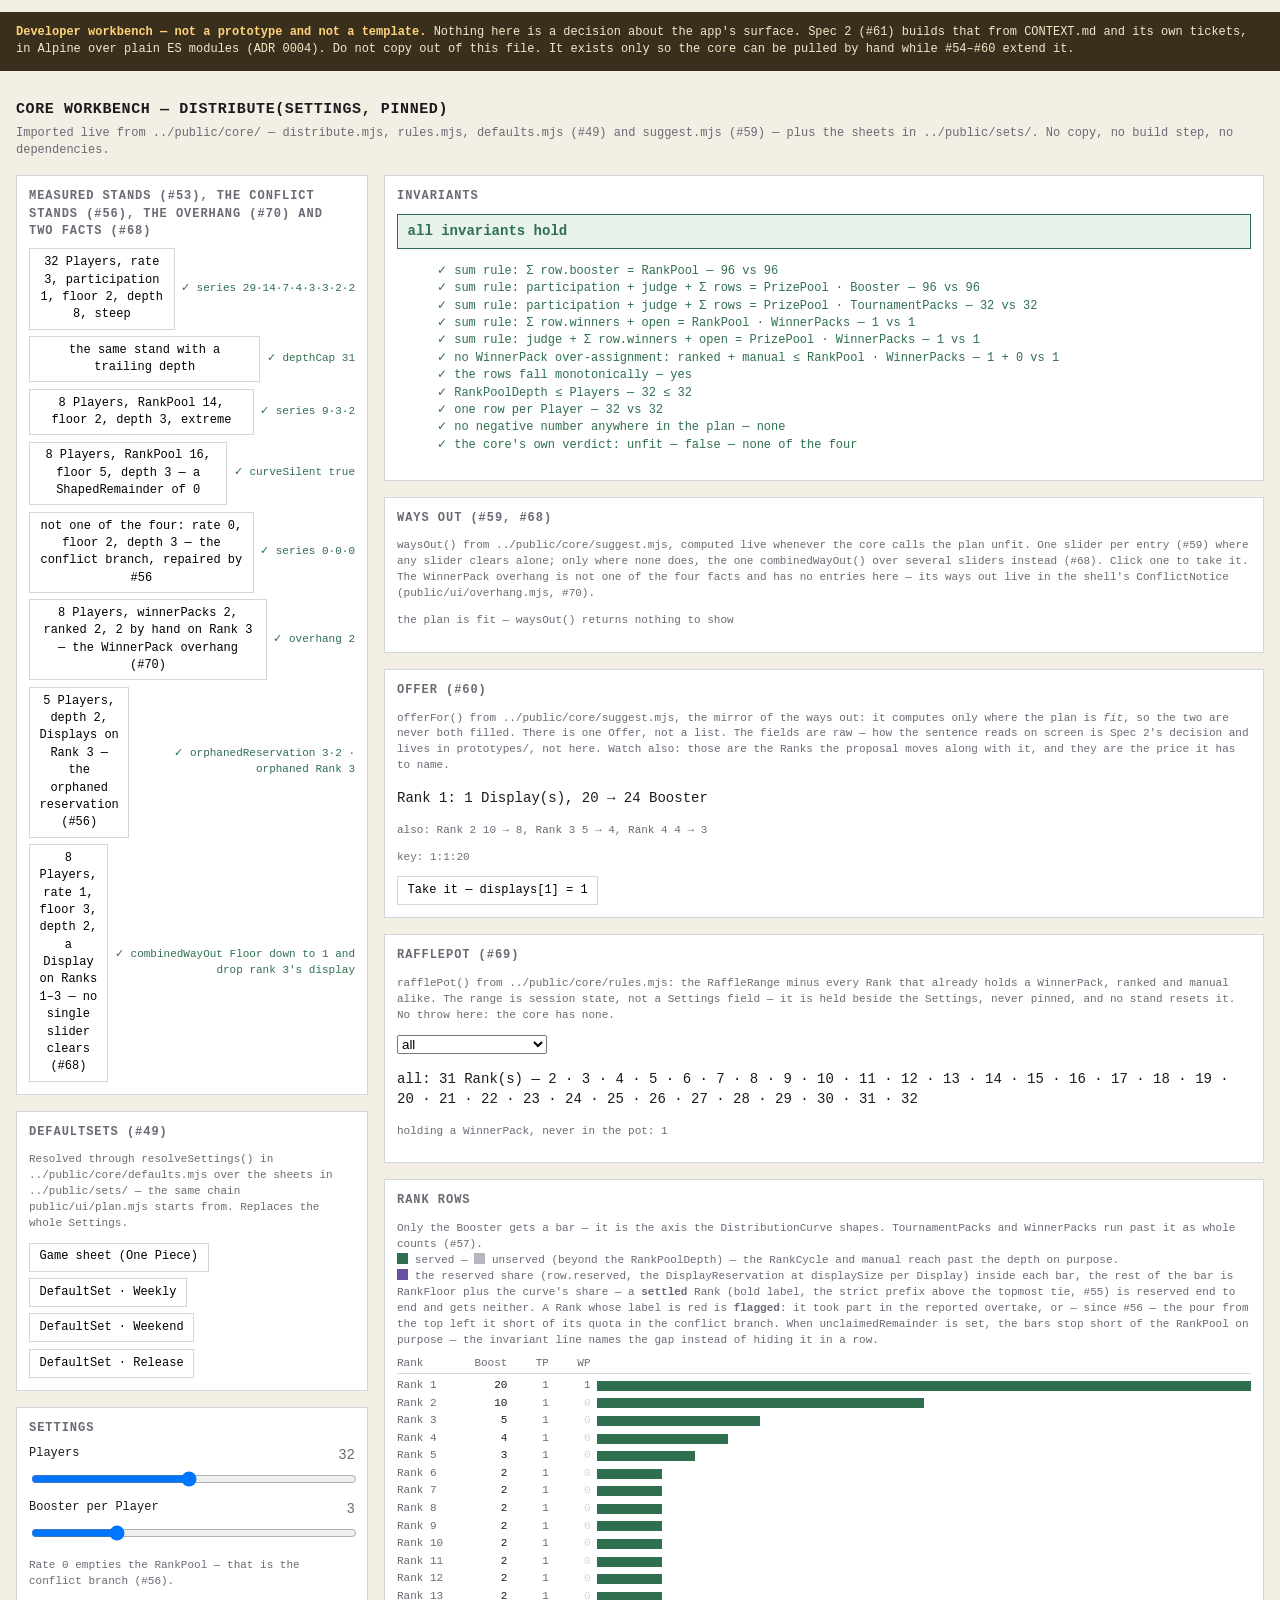
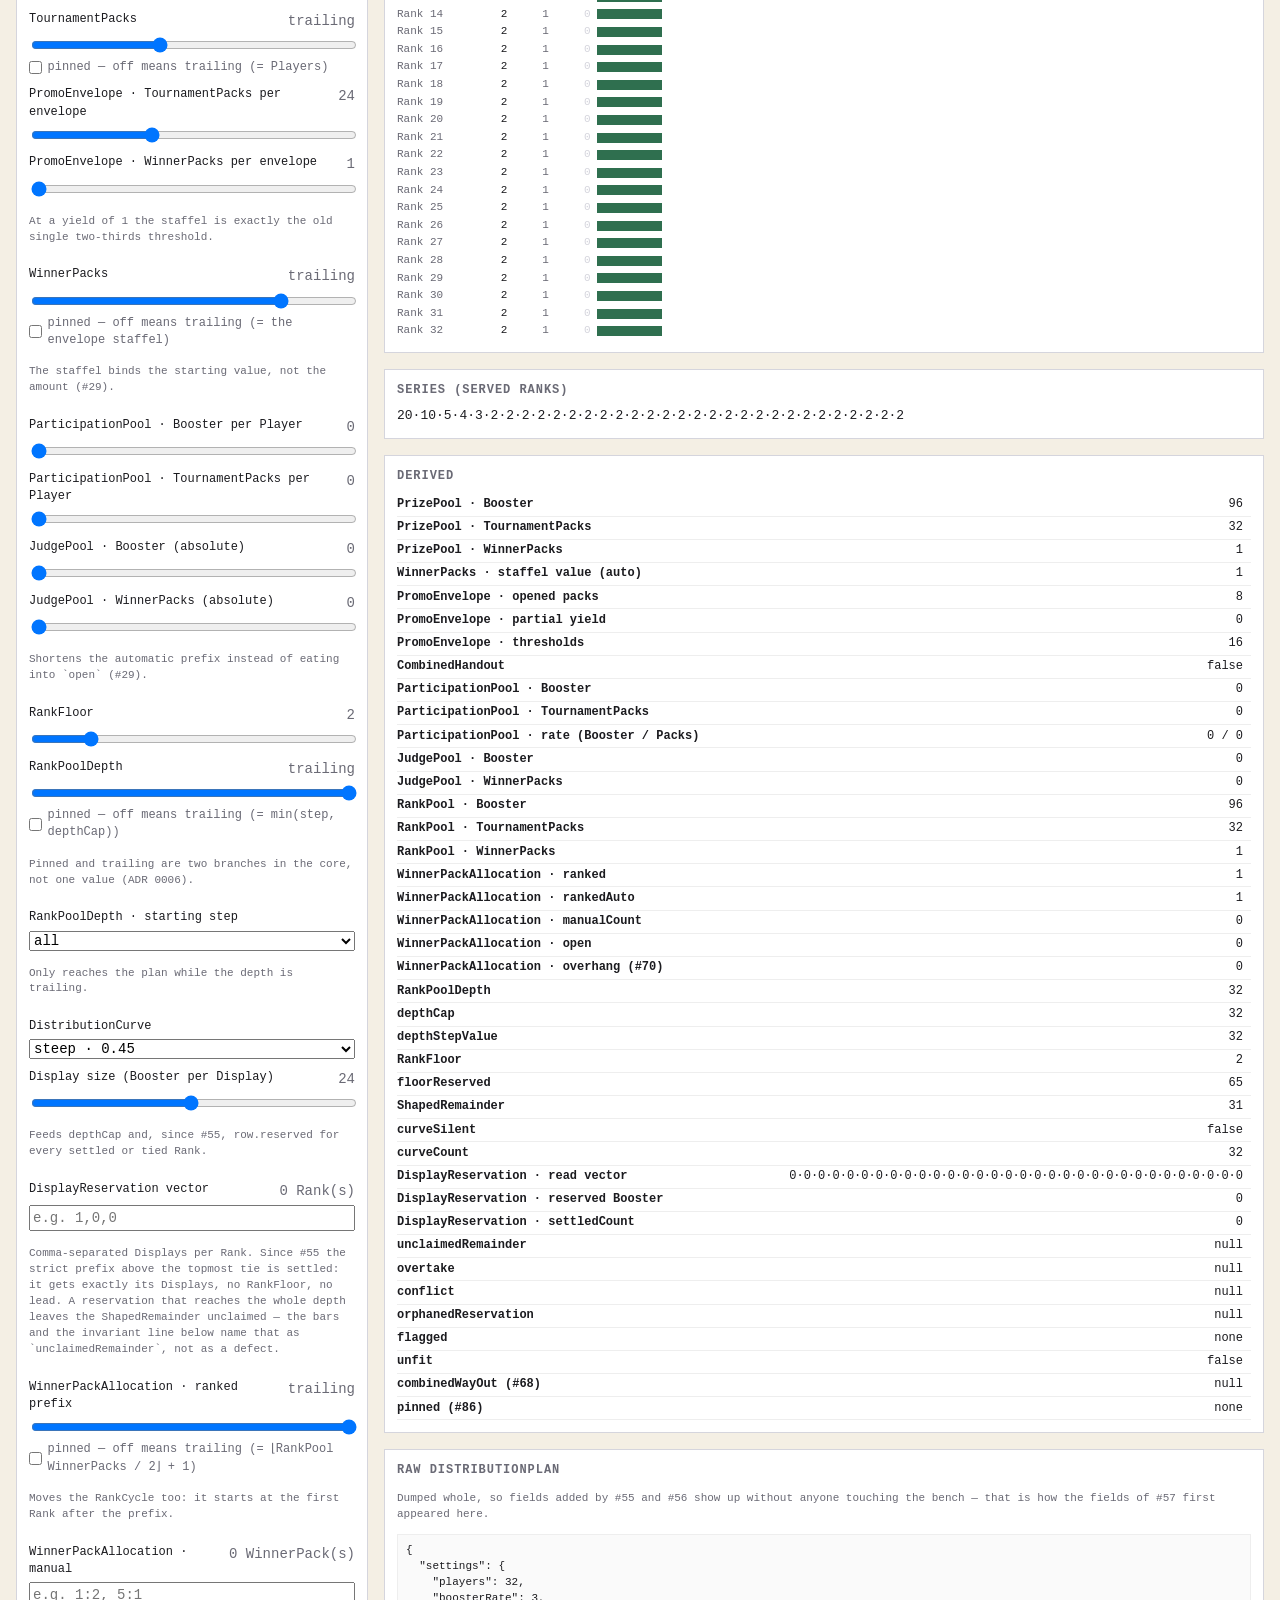
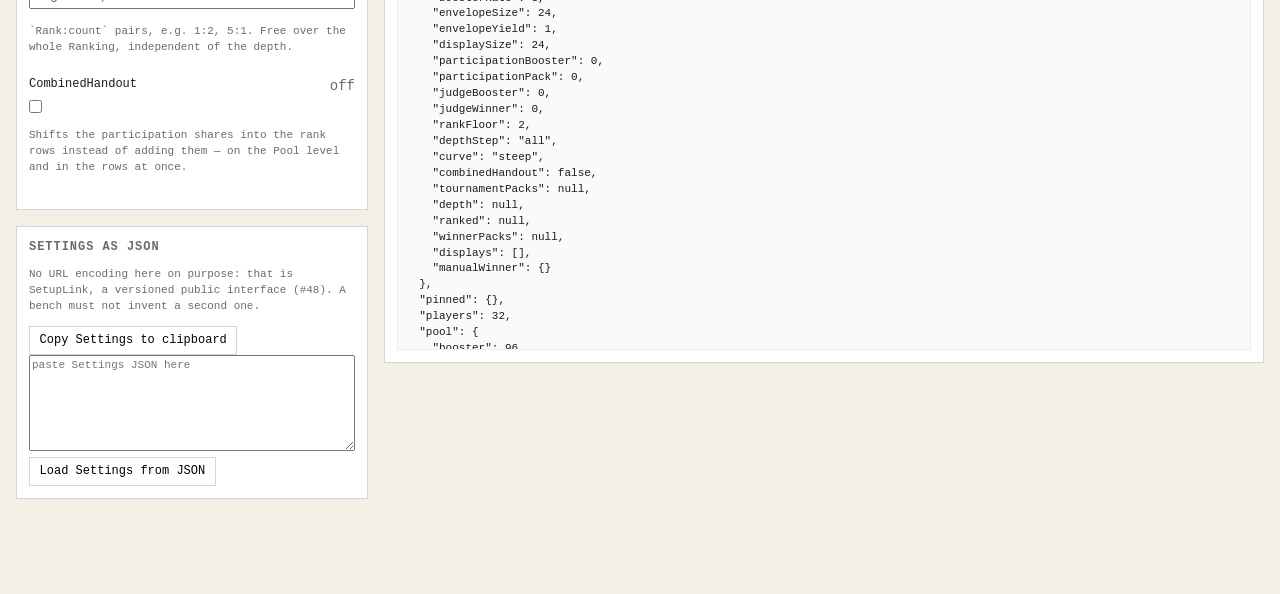
<file: dev/index.html>
<!doctype html>
<!--
  ============================================================================
  DEVELOPER WORKBENCH — NOT A PROTOTYPE, NOT A HEAD START ON THE APP.

  To the agent that later builds Spec 2 (#61, tickets #62-#73): do NOT take
  this file as a starting point, and do not copy anything out of it. Nothing
  here was decided — not the layout, not the controls, not the wording, not
  the colours. This is a bench vice for the core: it exists so the maintainer
  can pull the sliders of `public/core/distribute.mjs` by hand while #54-#60
  extend it. The real surface is Alpine over plain ES modules (ADR 0004),
  built from CONTEXT.md and the Spec 2 tickets, and it looks nothing like
  this on purpose.

  The bench lives outside `public/`, which is the docroot (#30), so it is
  never reachable on the web. It imports the core directly from
  `../public/core/` — never copy the core in here, a copy would age.
  ============================================================================
-->
<html lang="en">
  <head>
    <meta charset="utf-8" />
    <meta name="viewport" content="width=device-width, initial-scale=1" />
    <title>Core workbench — tcg-prizing</title>
    <style>
      :root {
        --ink: #1b1b1f;
        --dim: #6a6a75;
        --line: #d5d5dd;
        --served: #2f6f4f;
        --unserved: #b6b6c0;
        --reserved: #6a4fa0;
        --bad: #b3261e;
        --good: #2f6f4f;
        --reported: #9a6600;
        --bench: #f4efe4;
      }
      * {
        box-sizing: border-box;
      }
      body {
        margin: 0;
        padding: 0 0 4rem;
        font:
          14px/1.45 ui-monospace,
          SFMono-Regular,
          Menlo,
          Consolas,
          monospace;
        color: var(--ink);
        background: var(--bench);
      }
      .warning {
        background: #3a2f1c;
        color: #f6e7c8;
        padding: 0.75rem 1rem;
        font-size: 12px;
      }
      .warning strong {
        color: #ffd479;
      }
      header {
        padding: 1rem 1rem 0;
      }
      h1 {
        font-size: 15px;
        margin: 0 0 0.25rem;
        letter-spacing: 0.04em;
        text-transform: uppercase;
      }
      h2 {
        font-size: 12px;
        margin: 0 0 0.5rem;
        letter-spacing: 0.08em;
        text-transform: uppercase;
        color: var(--dim);
      }
      main {
        display: grid;
        grid-template-columns: 22rem minmax(0, 1fr);
        gap: 1rem;
        padding: 1rem;
        align-items: start;
      }
      section {
        background: #fff;
        border: 1px solid var(--line);
        padding: 0.75rem;
        margin-bottom: 1rem;
      }
      .field {
        display: grid;
        grid-template-columns: 1fr auto;
        gap: 0.25rem 0.5rem;
        margin-bottom: 0.6rem;
      }
      .field label {
        font-size: 12px;
      }
      .field output {
        font-variant-numeric: tabular-nums;
        color: var(--dim);
      }
      .field input[type="range"],
      .field select,
      .field input[type="text"] {
        grid-column: 1 / -1;
        width: 100%;
        font: inherit;
      }
      .field input[type="checkbox"] {
        grid-column: 1 / -1;
        justify-self: start;
        margin: 0;
      }
      .note {
        grid-column: 1 / -1;
        font-size: 11px;
        color: var(--dim);
      }
      .toggle {
        grid-column: 1 / -1;
        font-size: 11px;
        color: var(--dim);
        display: flex;
        gap: 0.35rem;
        align-items: center;
      }
      button {
        font: inherit;
        font-size: 12px;
        padding: 0.3rem 0.6rem;
        border: 1px solid var(--line);
        background: #fff;
        cursor: pointer;
      }
      button:hover {
        background: #f0f0f4;
      }
      #presets {
        display: flex;
        flex-direction: column;
        gap: 0.4rem;
      }
      #sheets,
      .ways {
        display: flex;
        flex-wrap: wrap;
        gap: 0.4rem;
      }
      .ways button {
        border-color: var(--reported);
        color: var(--reported);
      }
      .preset {
        display: grid;
        grid-template-columns: 1fr auto;
        gap: 0.4rem;
        align-items: center;
      }
      .preset .verdict {
        font-size: 11px;
        text-align: right;
      }
      .ok {
        color: var(--good);
      }
      .fail {
        color: var(--bad);
        font-weight: 700;
      }
      .reported {
        color: var(--reported);
        font-weight: 700;
      }
      #invariants li {
        list-style: none;
        font-size: 12px;
      }
      #invariants ul {
        margin: 0.4rem 0 0;
        padding: 0;
      }
      #invariantBanner {
        padding: 0.4rem 0.6rem;
        border: 1px solid var(--line);
        font-weight: 700;
      }
      #invariantBanner.broken {
        background: #fde7e5;
        border-color: var(--bad);
        color: var(--bad);
      }
      #invariantBanner.held {
        background: #e8f3ec;
        border-color: var(--good);
        color: var(--good);
      }
      #invariantBanner.reported {
        background: #fbf1dc;
        border-color: var(--reported);
        color: var(--reported);
      }
      #series {
        font-size: 13px;
        word-break: break-all;
        user-select: all;
      }
      table.derived {
        border-collapse: collapse;
        width: 100%;
        font-size: 12px;
      }
      table.derived th,
      table.derived td {
        text-align: left;
        padding: 0.15rem 0.5rem 0.15rem 0;
        border-bottom: 1px solid #eee;
      }
      table.derived td.num {
        text-align: right;
        font-variant-numeric: tabular-nums;
      }
      .row {
        display: grid;
        grid-template-columns: 3.5rem 3rem 2.2rem 2.2rem minmax(0, 1fr);
        gap: 0.4rem;
        align-items: center;
        font-size: 11px;
        line-height: 1.6;
      }
      .row .rank {
        color: var(--dim);
      }
      .row .value {
        text-align: right;
        font-variant-numeric: tabular-nums;
      }
      .row .packs,
      .row .winners {
        color: var(--dim);
      }
      .row .zero {
        color: var(--line);
      }
      .row.head {
        color: var(--dim);
        border-bottom: 1px solid var(--line);
        margin-bottom: 0.2rem;
      }
      .row.head .value {
        color: var(--dim);
      }
      .bar {
        height: 10px;
        display: flex;
        min-width: 1px;
      }
      .bar .seg {
        height: 100%;
      }
      .bar .seg.reserved {
        background: var(--reserved);
      }
      .bar .seg.rest {
        background: var(--served);
      }
      .row.unserved .bar .seg.reserved,
      .row.unserved .bar .seg.rest {
        background: var(--unserved);
      }
      .row.unserved .rank,
      .row.unserved .value {
        color: var(--unserved);
      }
      .row.settled .rank {
        font-weight: 700;
      }
      .row.flagged {
        outline: 1px solid var(--bad);
        outline-offset: 1px;
      }
      .row.flagged .rank {
        color: var(--bad);
      }
      pre {
        margin: 0;
        font-size: 11px;
        max-height: 26rem;
        overflow: auto;
        background: #fafafa;
        padding: 0.5rem;
        border: 1px solid #eee;
      }
      textarea {
        width: 100%;
        height: 6rem;
        font: inherit;
        font-size: 11px;
      }
      .barlegend {
        font-size: 11px;
        color: var(--dim);
        margin-bottom: 0.4rem;
      }
      .swatch {
        display: inline-block;
        width: 0.7rem;
        height: 0.7rem;
        vertical-align: -1px;
      }
    </style>
  </head>
  <body>
    <p class="warning">
      <strong>Developer workbench — not a prototype and not a template.</strong>
      Nothing here is a decision about the app's surface. Spec 2 (#61) builds
      that from CONTEXT.md and its own tickets, in Alpine over plain ES modules
      (ADR 0004). Do not copy out of this file. It exists only so the core can
      be pulled by hand while #54&ndash;#60 extend it.
    </p>

    <header>
      <h1>Core workbench &mdash; distribute(settings, pinned)</h1>
      <p class="note" style="color: var(--dim); font-size: 12px; margin: 0">
        Imported live from <code>../public/core/</code> &mdash;
        <code>distribute.mjs</code>, <code>rules.mjs</code>,
        <code>defaults.mjs</code> (#49) and <code>suggest.mjs</code> (#59)
        &mdash; plus the sheets in <code>../public/sets/</code>. No copy, no
        build step, no dependencies.
      </p>
    </header>

    <main>
      <div>
        <section>
          <h2>
            Measured stands (#53), the conflict stands (#56), the overhang (#70)
            and two facts (#68)
          </h2>
          <div id="presets"></div>
        </section>

        <section>
          <h2>DefaultSets (#49)</h2>
          <p class="note">
            Resolved through <code>resolveSettings()</code> in
            <code>../public/core/defaults.mjs</code> over the sheets in
            <code>../public/sets/</code> &mdash; the same chain
            <code>public/ui/plan.mjs</code> starts from. Replaces the whole
            Settings.
          </p>
          <div id="sheets"></div>
        </section>

        <section>
          <h2>Settings</h2>
          <div id="controls"></div>
        </section>

        <section>
          <h2>Settings as JSON</h2>
          <p class="note">
            No URL encoding here on purpose: that is <code>SetupLink</code>, a
            versioned public interface (#48). A bench must not invent a second
            one.
          </p>
          <button id="copySettings" type="button">
            Copy Settings to clipboard
          </button>
          <span id="copyState" class="note"></span>
          <textarea
            id="settingsIn"
            spellcheck="false"
            placeholder="paste Settings JSON here"
          ></textarea>
          <button id="loadSettings" type="button">
            Load Settings from JSON
          </button>
          <span id="loadState" class="note"></span>
        </section>
      </div>

      <div>
        <section>
          <h2>Invariants</h2>
          <div id="invariantBanner"></div>
          <ul id="invariants"></ul>
        </section>

        <section>
          <h2>Ways out (#59, #68)</h2>
          <p class="note">
            <code>waysOut()</code> from <code>../public/core/suggest.mjs</code>,
            computed live whenever the core calls the plan <code>unfit</code>.
            One slider per entry (#59) where any slider clears alone; only where
            none does, the one <code>combinedWayOut()</code> over several
            sliders instead (#68). Click one to take it. The
            <code>WinnerPack</code> overhang is not one of the four facts and
            has no entries here &mdash; its ways out live in the shell's
            ConflictNotice (<code>public/ui/overhang.mjs</code>, #70).
          </p>
          <div id="waysOut"></div>
        </section>

        <section>
          <h2>Offer (#60)</h2>
          <p class="note">
            <code>offerFor()</code> from
            <code>../public/core/suggest.mjs</code>, the mirror of the ways out:
            it computes only where the plan is <em>fit</em>, so the two are
            never both filled. There is one Offer, not a list. The fields are
            raw &mdash; how the sentence reads on screen is Spec 2's decision
            and lives in <code>prototypes/</code>, not here. Watch
            <code>also</code>: those are the Ranks the proposal moves along with
            it, and they are the price it has to name.
          </p>
          <div id="offer"></div>
        </section>

        <section>
          <h2>RafflePot (#69)</h2>
          <p class="note">
            <code>rafflePot()</code> from <code>../public/core/rules.mjs</code>:
            the <code>RaffleRange</code> minus every Rank that already holds a
            <code>WinnerPack</code>, <code>ranked</code> and
            <code>manual</code> alike. The range is session state, not a
            Settings field &mdash; it is held beside the Settings, never pinned,
            and no stand resets it. No throw here: the core has none.
          </p>
          <select id="raffleRange"></select>
          <div id="rafflePot"></div>
        </section>

        <section>
          <h2>Rank rows</h2>
          <p class="barlegend">
            Only the <code>Booster</code> gets a bar &mdash; it is the axis the
            <code>DistributionCurve</code> shapes.
            <code>TournamentPacks</code> and <code>WinnerPacks</code> run past
            it as whole counts (#57).<br />
            <span class="swatch" style="background: var(--served)"></span>
            served &mdash;
            <span class="swatch" style="background: var(--unserved)"></span>
            unserved (beyond the <code>RankPoolDepth</code>) &mdash; the
            <code>RankCycle</code> and <code>manual</code> reach past the depth
            on purpose.<br />
            <span class="swatch" style="background: var(--reserved)"></span> the
            reserved share (<code>row.reserved</code>, the
            <code>DisplayReservation</code> at <code>displaySize</code> per
            <code>Display</code>) inside each bar, the rest of the bar is
            <code>RankFloor</code> plus the curve's share &mdash; a
            <strong>settled</strong> Rank (bold label, the strict prefix above
            the topmost tie, #55) is reserved end to end and gets neither. A
            Rank whose label is red is <strong>flagged</strong>: it took part in
            the reported <code>overtake</code>, or &mdash; since #56 &mdash; the
            pour from the top left it short of its quota in the conflict branch.
            When <code>unclaimedRemainder</code> is set, the bars stop short of
            the <code>RankPool</code> on purpose &mdash; the invariant line
            names the gap instead of hiding it in a row.
          </p>
          <div class="row head">
            <span class="rank">Rank</span>
            <span class="value">Boost</span>
            <span class="value">TP</span>
            <span class="value">WP</span>
            <span></span>
          </div>
          <div id="bars"></div>
        </section>

        <section>
          <h2>Series (served ranks)</h2>
          <div id="series"></div>
        </section>

        <section>
          <h2>Derived</h2>
          <table class="derived">
            <tbody id="derived"></tbody>
          </table>
        </section>

        <section>
          <h2>Raw DistributionPlan</h2>
          <p class="note">
            Dumped whole, so fields added by #55 and #56 show up without anyone
            touching the bench &mdash; that is how the fields of #57 first
            appeared here.
          </p>
          <pre id="raw"></pre>
        </section>
      </div>
    </main>

    <script type="module" src="./bench.mjs"></script>
  </body>
</html>
</file>
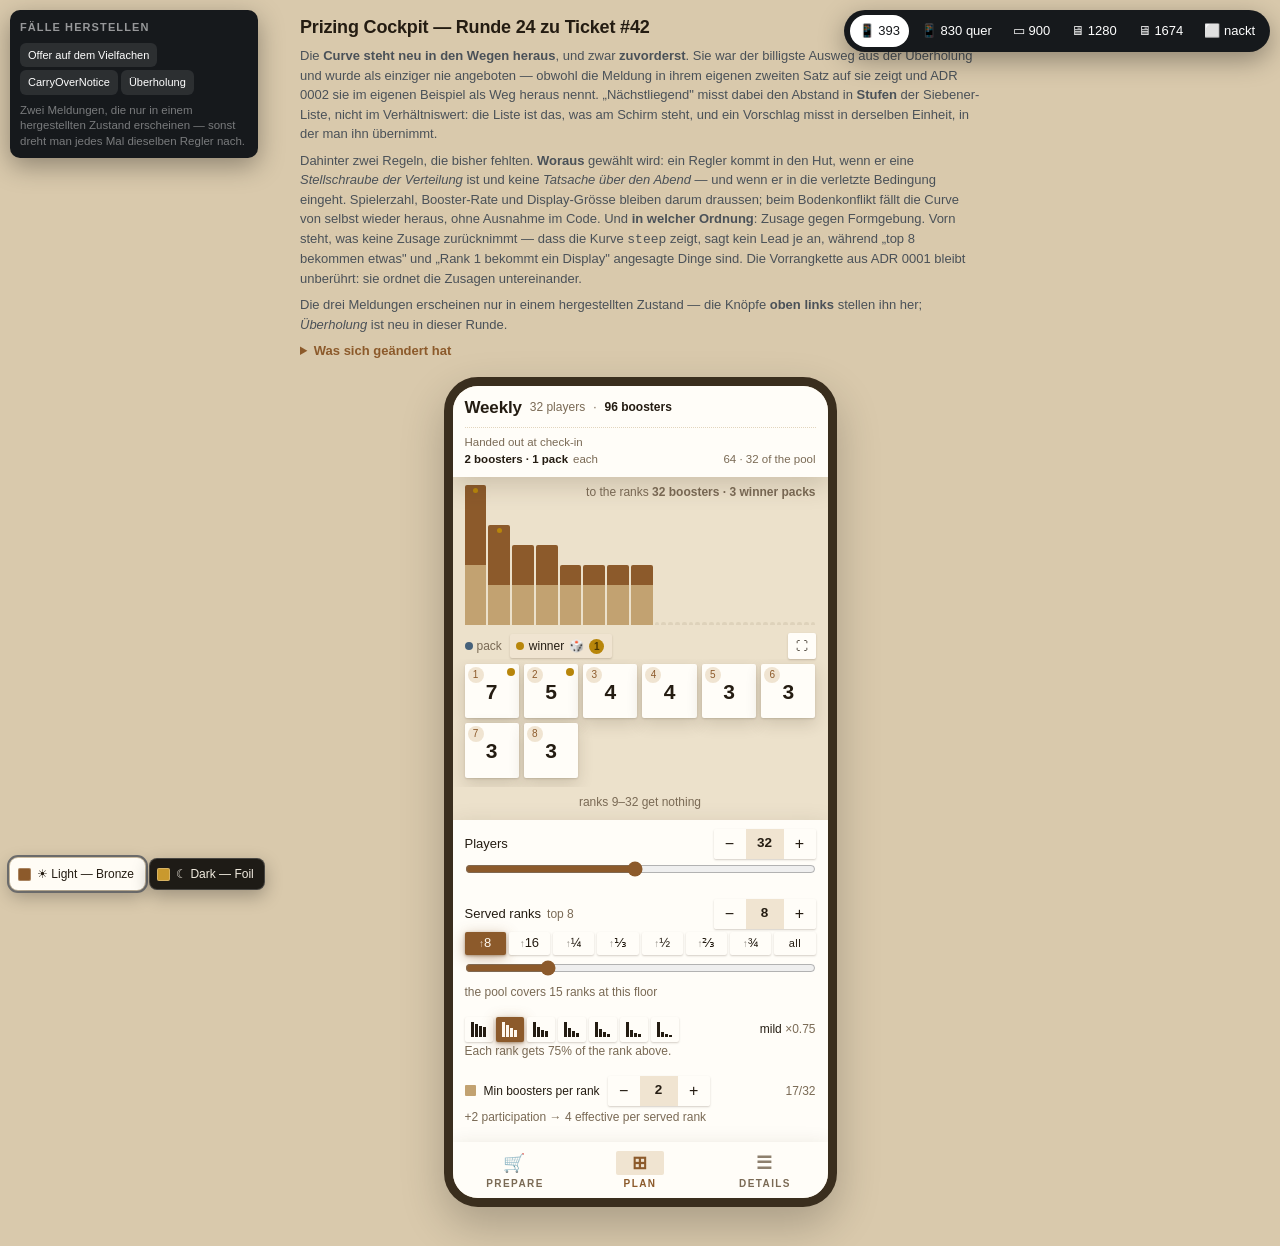
<file: prototypes/cockpit.prototype.html>
<!doctype html>
<html lang="de">
<head>
<meta charset="utf-8">
<meta name="viewport" content="width=device-width, initial-scale=1">
<title>Prizing Cockpit</title>
<style>
  :root {
    /* ══════════════════════════════════════════════════════════════════
       Ein Entwurf, zwei Modi. Light ist Bronze (Pergament + Bronze), Dark
       ist Foil (Schwarz + Gold). Die Formsprache ist in beiden dieselbe und
       steht weiter unten — sie gehört dem Entwurf, nicht dem Modus.
       ══════════════════════════════════════════════════════════════════ */
    --accent: #8c5a2b;
    --accent-soft: #f0e4d1;
    --on-accent: #fff8ee;
    --ink: #241c12;
    --muted: #7a6a55;
    --line: #e2d5be;          /* nur noch für Datentrenner, nicht für Kanten */
    --bg: #ece1cb;            /* tiefer als vorher: sonst steht die Kachel auf ihrem
                                 eigenen Ton und nur der Schatten trennt sie */
    --paper: #fffdf8;         /* erhobene Fläche: Kachel, Knopf, Blatt */
    --shell: #d9c9ac;
    --frame: #3a2e1e;
    /* Die eine Fläche, die aus der Familie fallen muss. Vorher war sie ein
       helleres Beige (#f9e6d5) auf beigem Grund (#ece1cb) — derselbe Farbton,
       nur heller, also die einzige Fläche des Schirms, die sich farblich nicht
       vom Grund löste. Jetzt kühles Rot: der Grund ist warm, das hier nicht. */
    --warn: #96140f;
    --warn-soft: #ffe1dd;
    --pin: #7a4a8c;
    --pin-soft: #f1e7f3;
    --gold: #b8860b;
    --pack: #46617a;
    --unserved: #ded2bb;
    --floorfill: #c2a271;
    /* Die Reservation ist Handwerk — sie wird nie vorbelegt und nie automatisch
       gesetzt. Darum steht sie in der Familie von --pin und nicht bei den
       Prize-Farben: Violett heisst auf diesem Schirm überall „das warst du". */
    --reserve: #8a5f9c;
    --reserve-soft: #f3ecf6;
    --reserve-ink: #6b3f80;
    --shape: #b08a55;

    /* Tiefe statt Kanten: im Licht ein Schlagschatten, im Dunkeln derselbe
       Schatten plus ein Glimmen als hauchdünner Innenrand. */
    --tile-shadow: 0 1px 2px rgba(58,42,22,.16), 0 6px 16px rgba(58,42,22,.16);
    --btn-shadow: 0 1px 2px rgba(58,42,22,.22);
    --panel-shadow: 0 8px 24px rgba(58,42,22,.18);
    --glow: 0 1px 3px rgba(90,56,20,.45), 0 3px 14px rgba(140,90,43,.42);
    --tile-fill: var(--paper);

    /* ── Formsprache (in beiden Modi gleich) ────────────────────────── */
    --font: -apple-system, BlinkMacSystemFont, "Segoe UI", Helvetica, Arial, sans-serif;
    --font-head: var(--font);
    --r-tile: 2px;            /* scharfe Ecken, überall */
    --r-ctl: 2px;
    --r-pill: 2px;
    --r-fab: 3px;
    --tile-bw: 0px;           /* kein Rand — der Schatten trägt die Kante */
    --head-tr: uppercase;
    --head-ls: .14em;
    --slot-num: 600;

    /* Sperrgebiet des Knopfes unten rechts: 52 Knopf + 12 Abstand + 6 Luft. */
    --fabsafe: 70px;
    /* Zwei Fusshöhen, eine Regel: *der Fuss ist so hoch wie sein Inhalt.* Am
       Handy steht Icon *über* Wort (18 + 4 + 10 plus Polster) — 56. Ab 774
       stehen die Plätze einzeilig, Icon *neben* Wort.

       36 war zuerst gesetzt, nach der Höhe des Umschalters, und am Bild zu
       knapp: der grösste Bewohner ist nicht er, sondern der **Chip** mit
       gemessenen 34 px — er klebte mit einem Pixel oben und unten an. 48 gibt
       ihm sieben auf jeder Seite.

       Ehrlich dazu: #37s Einwand („56 px quer sind ein Siebtel der Höhe")
       ist damit nur halb beantwortet. 48 sparen acht Pixel, nicht zwanzig.
       Der Fuss steht dafür jetzt auch bei drei Spalten und trägt die Ecke der
       Notices — er hält mehr als der eine Knopf, gegen den der Einwand ging. */
    --foot: 56px;
    --footw: 48px;
    /* Die Kachel ist das Mass der Dinge: so gross wie im Hochformat bei
       sechs Spalten. Alles andere richtet sich danach. */
    --cell: 54px;
    --gap: 5px;
    --gridmax: 940px;   /* 16 Kacheln = 16·54 + 15·5, plus 1px Luft gegen Rundung */
    /* Runde 19 — die Spaltenbreiten. Jede Zahl ist eine *Erstbreite*: die
       Breite, die eine Spalte hatte, als sie zum ersten Mal erschien. Keine
       darf je darunter fallen, und daraus fallen die Bruchstellen von selbst
       (#37): 774 = planmin + det + Griffstreifen, 1096 = planmin + det + prep.
       Alles darüber geht an den Plan, bis er bei --gridmax seine 16
       Kachelspalten hat — das ist zugleich der Deckel, 940 + 352 + 356 + Ränder.
       `--det` hiess bis Runde 18 `--rail`: dieselbe Zahl, neuer Name, weil die
       Schiene nie ein eigener Inhalt war, sondern Details in seiner ersten,
       für einen Fall handgemachten Form. */
    --det: 352px;
    /* 356 ist gemessen, nicht gewählt: die breiteste Zeile der PreparationList
       ist der Hinweis mit Knopf daneben — Weekly 340, Weekend 341, Release
       354 („11 more packs would make it 3 · Set packs to 43"). Plus zwei
       Pixel Rundung. Der Schätzwert 340 aus der Runde davor hätte Release
       umbrochen, und zwar genau die Zeile, die zum Handeln auffordert. */
    --prep: 356px;
    --planmin: 388px;
  }
  * { box-sizing: border-box; -webkit-tap-highlight-color: transparent; }
  html, body { margin: 0; }
  body {
    font: 15px/1.5 var(--font);
    color: var(--ink); background: var(--shell); padding-bottom: 40px;
  }

  /* ══════════════════════════════════════════════════════════════════
     Dark — Foil. Nur Farben und die Tiefe drehen sich; jede Form bleibt.
     ══════════════════════════════════════════════════════════════════ */
  body[data-mode="dark"] {
    --accent: #c9992e;
    --accent-soft: #2a2620;
    --on-accent: #14110c;
    --ink: #f2ece0;
    --muted: #9a9384;
    --line: #35312a;
    --bg: #131210;
    --paper: #1e1b16;
    --shell: #0a0908;
    --frame: #000;
    --warn: #ff9f90;
    --warn-soft: #3d1b18;
    --pin: #b48ee8;
    --pin-soft: #2b2338;
    --gold: #e8c352;
    --pack: #7ea6d4;
    --unserved: #3a362e;
    --floorfill: #6b5f3c;
    --reserve: #a888c8;
    --reserve-soft: #2a2338;
    --reserve-ink: #c8aee4;
    --shape: #8a7a4a;
    /* Das Glimmen: ein Innenrand aus Gold, viel zu schwach, um Linie zu
       heissen — er macht die Kante im Dunkeln überhaupt erst sichtbar. */
    --tile-shadow: inset 0 0 0 1px rgba(214,168,58,.30), 0 8px 20px rgba(0,0,0,.6);
    --btn-shadow: inset 0 0 0 1px rgba(214,168,58,.34), 0 2px 6px rgba(0,0,0,.5);
    --panel-shadow: 0 10px 28px rgba(0,0,0,.62);
    --glow: 0 0 0 1px rgba(240,205,100,.75), 0 0 16px rgba(201,153,46,.55);
    --tile-fill: linear-gradient(#221e18, #1a1713);
  }

  /* ── Prototype chrome (deutsch, nicht Teil des Entwurfs) ───────────── */
  .chrome { max-width: 720px; margin: 0 auto; padding: 14px 20px 8px; }
  .chrome h1 { font-size: 18px; margin: 0 0 5px; letter-spacing: -0.01em; }
  .chrome p { color: #4a5158; margin: 0 0 7px; font-size: 13px; }
  .chrome summary { cursor: pointer; font-size: 13px; color: var(--accent); font-weight: 600; }
  .chrome .note { background: #fff; border: 1px solid var(--line); border-radius: 9px;
                  padding: 11px 13px; font-size: 13px; color: #4a5158; margin-top: 7px; }

  #stagewrap { display: flex; justify-content: center; padding: 8px 12px 0; }
  #stage { background: var(--bg); width: 100%; position: relative; overflow: hidden; }
  /* ── Die Plan-Spalte ist das Mass ──────────────────────────────────────
     `--planl` und `--planr` sind die Einzüge ihrer beiden Ränder. Daran
     hängen Meldungsstapel und Verlosungsleiste — eine Grösse an der Stelle,
     an der bis Runde 18 drei standen: `--rail`, `--foot` und `.onplan`.
     Bei einer Spalte ist der Plan der ganze Schirm, also sind beide null;
     das gilt damit auch am Handy, ohne eigene Regel. */
  #stage { --planl: 0px; --planr: 0px; }
  /* Runde 21: der Griff an der linken Kante ist weg. Er nahm über die ganze
     Höhe einen Balken für ein einziges Wort, und der Umschalter sitzt jetzt
     unten im Streifen. Damit fällt `--planl` bei zwei Spalten auf null zurück
     — dieselbe Null wie am Handy und im Vollbild —, und `--grip` verschwindet
     ersatzlos aus dem Regelwerk. Einzug hat nur noch, wo wirklich eine Spalte
     steht. */
  #stage[data-cols="2"] { --planr: var(--det); --foot: var(--footw); }
  #stage[data-cols="3"] { --planr: var(--det); --planl: var(--prep);
                          --foot: var(--footw); }
  /* ── Runde 22 (#40): die flache Bühne ────────────────────────────────
     Breite lässt sich auf zwei Arten ausgeben — als Seiten nebeneinander
     (Gleichzeitigkeit) oder als Spalten *innerhalb* einer Seite (Weglänge).
     Die Höhe entscheidet, welche mehr kauft. Unter der Ersthöhe des Plans
     (s. BPH im Skript) bleibt es bei **einer** Seite, und die Breite geht
     nach innen. Der Fuss dreht sich dabei an die rechte Kante: derselbe
     Organismus wie der Streifen unten, nur hochkant — er trägt weiter genau
     das, was quer zu den Seiten liegt. */
  #stage[data-flat="1"] { --foot: 0px; --planl: 0px; --planr: var(--footw); }
  /* Der Streifen nimmt Platz, statt aufzuliegen — dieselbe Zusage wie beim
     waagerechten Fuss aus #39. Das gilt für *alle* Flächen, auch die, die als
     Overlay über der ganzen Bühne liegen: sonst liest Details seine rechte
     Spalte hinter der Navigation. */
  #stage[data-flat="1"] #app,
  #stage[data-flat="1"] .sheet.page { width: calc(100% - var(--footw)); }
  #stage[data-flat="1"] #foot { left: auto; top: 0; bottom: 0;
        width: var(--footw); height: auto; flex-direction: column; }
  /* Die drei Punkte verteilen sich über die ganze Höhe, statt oben zu kleben:
     der Streifen ist so hoch wie die Bühne, und ein Block oben liesse zwei
     Drittel leer. */
  #stage[data-flat="1"] .navrow { flex-direction: column;
        justify-content: space-evenly; }
  #stage[data-flat="1"] .navbtn { flex: none; gap: 4px;
        font-size: 8px; letter-spacing: .04em; }
  #stage[data-flat="1"] .navbtn .ico { font-size: 16px; padding: 4px 10px; }
  #stage[data-flat="1"] #foldgrip { display: none; }
  /* Das Vollbild ist die Faltung in die Gegenrichtung: alles weg ausser dem
     Plan. Also *ist* der Plan der ganze Schirm, und die Einzüge fallen von
     selbst auf null — dieselbe Regel, kein Sonderfall. */
  #stage.fsopen { --planl: 0px; --planr: 0px; }
  /* …aber nur, wenn wirklich alles weg ist. Im flachen Modus kommt `Prepare`
     als Vollbild-Blatt und trägt darum dieselbe Klasse, während der Streifen
     stehen bleibt — der Einzug wurde trotzdem genullt, und die Chips fielen
     an die Schirmkante und damit *unter* die Navigation. Den Einzug nimmt
     allein der echte Fokus-Modus weg, in dem es keinen Streifen gibt. */
  #stage[data-flat="1"].fsopen:not(.fsfocus) { --planr: var(--footw); }
  #stage[data-flat="1"].fsfocus #app { width: 100%; }
  /* Runde 21: und *alles weg* heisst auch der Fuss. Bis hierher stand er im
     Kachel-Vollbild weiter da — am Handy gemessen mit vollen 56 px und drei
     Nav-Einträgen unter den Kacheln, weil `#foot` im #stage auf z 45 liegt und
     das Vollbildblatt in `#app` auf z 25. Ein unbemerkter Rest, kein
     Entscheid: #37s eigener Satz verlangt ihn weg. Das Vollbild ist damit ein
     Fokus-Modus mit genau einem Ausgang — dem `⤡` in seinem Kopf, den #36 ihm
     gegeben hat, und jetzt ist es auch der einzige.

     Eigene Klasse statt `.fsopen`, weil die auch für die Prepare-Seite
     gesetzt wird und dort der Fuss bleiben muss: er trägt den Rückweg. */
  #stage.fsfocus { --foot: 0px; }
  #stage.fsfocus #foot { display: none; }
  /* Runde 13: der Fuss ist eine eigene Zeile, keine schwebenden Griffe mehr.
     Der #morph schwebte über den vorderen Reglern — `raffleRow` trug dafür ein
     `padding-right: 88px`, also war die Fläche ohnehin bezahlt, nur verdeckt
     statt reserviert. Kopf trägt Zahlen, Fuss trägt Flächen. */
  #app { height: calc(100% - var(--foot)); }
  body.phone #stage, body.land #stage {
    border: 9px solid var(--frame); border-radius: 34px;
    box-shadow: 0 18px 44px rgba(0,0,0,.22); flex: none;
  }
  /* Innenmass 375×812 — der 9px-Rahmen kommt oben drauf, sonst zeigt die
     Leinwand eine Spalte weniger als das echte Gerät. */
  body.phone #stage { width: 393px; height: 830px; }
  body.land  #stage { width: 830px; height: 393px; border-radius: 28px; }
  /* Runde 19: zwei Leinwände dazu, je eine knapp über einer Bruchstelle —
     900 zeigt zwei Spalten, 1280 drei. Ohne sie prüft man die Regel nur an
     ihren Rändern. */
  body.tab #stage { width: 900px; height: 700px; border-radius: 6px;
                    border: 9px solid var(--frame);
                    box-shadow: 0 18px 44px rgba(0,0,0,.22); flex: none; }
  /* Deckel: Raster plus beide Reglerspalten plus Rand. Darüber nur Ränder. */
  /* +26px: 24 Innenrand plus die zwei Rahmenlinien (border-box) — sonst fehlt
     dem Raster ein Pixel und die 16. Spalte fällt weg. */
  body.wide  #stage { width: 1280px; max-width: 100%;
                      border-radius: 3px; box-shadow: var(--panel-shadow);
                      height: 760px; }
  body.max   #stage { max-width: calc(var(--gridmax) + var(--det) + var(--prep) + 26px);
                      border-radius: 3px; box-shadow: var(--panel-shadow);
                      height: 820px; }
  body.bare #stagewrap { padding: 0; }
  body.bare .chrome { display: none; }
  /* Auch ohne Rahmen gilt der Deckel: am Rechner steht die App bei 16 Kacheln
     und bekommt Ränder, statt weiter in die Breite zu wachsen. */
  body.bare #stage { height: calc(100vh - 46px);
                     max-width: calc(var(--gridmax) + var(--det) + var(--prep) + 24px); }

  /* ── Switcher (nur Prototyp-Leinwand) ──────────────────────────────── */
  #switch {
    position: fixed; right: 10px; top: 10px;
    display: flex; align-items: center; gap: 3px; z-index: 99;
    background: #16191c; color: #fff; border-radius: 999px; padding: 5px 6px;
    box-shadow: 0 8px 26px rgba(0,0,0,.34); font-size: 13px;
  }
  #switch button { font: inherit; color: #fff; background: transparent; border: 0;
                   padding: 6px 9px; border-radius: 999px; cursor: pointer; }
  #switch button:hover { background: #ffffff22; }
  #switch [aria-pressed="true"] { background: #fff; color: #16191c; }

  /* Modus-Wahl — unten links, weg vom Geräteschalter und vom Knopf des
     Entwurfs. Jeder Knopf zeigt seine zwei Farben als Probe. */
  #themes { position: fixed; left: 10px; bottom: 10px; z-index: 99;
            display: flex; gap: 4px; }
  #themes button { font: inherit; font-size: 12px; cursor: pointer;
                   border: 1px solid #ffffff30; border-radius: 8px; padding: 6px 10px 6px 7px;
                   display: flex; align-items: center; gap: 6px;
                   box-shadow: 0 6px 18px rgba(0,0,0,.28); }
  #themes button i { width: 13px; height: 13px; border-radius: 2px; flex: none;
                     box-shadow: inset 0 0 0 1px #ffffff40; }
  #themes [aria-pressed="true"] { outline: 2px solid #6b6b6b; outline-offset: 1px; }

  /* Die Fassungsleiste zu Runde 23 — Prototyp-Umrandung, nicht Entwurf. Sie
     steht unten rechts, weil die anderen zwei Ecken belegt sind, und sie geht
     mit der Antwort weg. */
  #r23 { position: fixed; left: 10px; top: 10px; z-index: 99; width: 248px;
         background: #16191c; color: #fff; border-radius: 10px; padding: 9px 10px;
         box-shadow: 0 8px 26px rgba(0,0,0,.34); font-size: 11.5px; }
  #r23 h4 { margin: 0 0 7px; font-size: 11px; letter-spacing: .1em;
            text-transform: uppercase; opacity: .55; font-weight: 700; }
  #r23 .opts { display: flex; gap: 3px; flex-wrap: wrap; }
  #r23 button { font: inherit; font-size: 11px; color: #fff; background: #ffffff18;
                border: 0; border-radius: 6px; padding: 4px 8px; cursor: pointer; }
  #r23 button:hover { background: #ffffff30; }
  #r23 .hint { opacity: .42; line-height: 1.35; margin-top: 8px; }

  /* ── Primitives ────────────────────────────────────────────────────── */
  .bar { display: flex; align-items: center; gap: 8px; }
  .grow { flex: 1; }
  .muted { color: var(--muted); }
  .num { font-variant-numeric: tabular-nums; }
  .tiny { font-size: 12px; }
  .sheetbtn { font: inherit; border: 1px solid var(--line); background: var(--paper);
              color: var(--ink); border-radius: var(--r-ctl); padding: 7px 11px; cursor: pointer; }
  .sheetbtn.tiny { padding: 4px 8px; }

  .pindot { display: inline-block; width: 7px; height: 7px; border-radius: 50%;
            background: var(--pin); vertical-align: middle; }
  .pinchip { font: inherit; font-size: 12px; display: flex; align-items: center; gap: 5px;
             border: 1px solid var(--pin-soft); background: var(--pin-soft); color: var(--pin);
             border-radius: 999px; padding: 3px 9px; cursor: pointer; }
  .pinword { font-size: 10px; color: var(--pin); background: var(--pin-soft);
            border-radius: 5px; padding: 1px 5px; }
  .reset { font: inherit; font-size: 12px; border: 0; background: transparent;
           color: var(--pin); cursor: pointer; padding: 2px 5px; border-radius: 6px; }
  .reset:hover { background: var(--pin-soft); }

  input[type=range] { width: 100%; accent-color: var(--accent); margin: 1px 0; }

  /* Vorauswahl-Stufen. Farbe wird ausdrücklich gesetzt, damit die nicht
     gewählten Schaltflächen ihr Icon behalten und nicht weiss auf weiss malen. */
  .preset { display: flex; gap: 3px; flex-wrap: wrap; }
  .preset button { font: inherit; font-size: 13px; min-width: 36px; padding: 4px 5px;
                   border-radius: var(--r-pill); border: 1px solid var(--line);
                   background: var(--paper); color: var(--ink);
                   cursor: pointer; font-variant-numeric: tabular-nums; line-height: 1.15; }
  .preset button[aria-pressed="true"] { background: var(--accent); border-color: var(--accent);
                                        color: var(--on-accent); }
  .preset .ar { font-size: 10px; opacity: .5; }
  .preset button[aria-pressed="true"] .ar { opacity: .85; }
  .preset button.wordy { font-size: 11px; letter-spacing: .04em; }
  /* Zwei Raster fuer dieselben Knoepfe. Die Lostrommel braucht zwei Zeilen,
     damit jede untere Angabe unter ihrer oberen steht; `all` liegt dort links
     und nimmt die Breite von top8 und top16 zusammen. Served ranks kennt kein
     unteres Ende — eine Zeile, `all` rechts, alle gleich breit. */
  .preset.grid { display: grid; grid-template-columns: repeat(7, minmax(0, 1fr));
                 gap: 3px; }
  .preset.grid button { min-width: 0; }
  .preset.grid button.wide2 { grid-column: 1 / span 2; }
  .preset.grid.one { grid-template-columns: repeat(8, minmax(0, 1fr)); }

  .pm { display: flex; align-items: center; }
  .pm button { font: inherit; width: 38px; height: 34px; font-size: 18px;
               border: 1px solid var(--line); background: var(--paper); color: var(--ink);
               cursor: pointer; }
  .pm button:first-child { border-radius: var(--r-ctl) 0 0 var(--r-ctl); }
  .pm button:last-child { border-radius: 0 var(--r-ctl) var(--r-ctl) 0; }
  .pm .val { min-width: 46px; text-align: center; border-top: 1px solid var(--line);
             border-bottom: 1px solid var(--line); height: 34px; line-height: 32px;
             background: var(--paper); font-weight: 600; font-variant-numeric: tabular-nums; }
  .pm button:disabled { opacity: .3; cursor: default; }
  .pm.sm button { width: 32px; height: 30px; font-size: 16px; }
  .pm.sm .val { height: 30px; line-height: 28px; min-width: 38px; font-size: 13.5px; }

  .flag { background: var(--warn-soft); color: var(--warn); border-radius: var(--r-ctl);
          padding: 8px 10px; font-size: 12.5px; }
  .flag button { font: inherit; font-size: 12px; border: 1px solid currentColor;
                 background: var(--paper); color: inherit; border-radius: var(--r-pill);
                 padding: 3px 8px; margin: 4px 4px 0 0; cursor: pointer; }

  /* ── Der Meldungsstapel ────────────────────────────────────────────────
     Runde 9 legte ihn über die Kacheln, statt sie zu schieben — gemessen
     blieben vorher von 114 px Raster 11 px übrig, in der Praxis null.

     Runde 10 hebt ihn eine Schicht höher: er hängt nicht mehr im Planblock,
     sondern im #stage, auf derselben Schicht wie der #morph-Knopf. Der Grund
     ist ein Loch, das im Planblock nicht zu schliessen war — bei offenem
     Reglerblatt (z 20) lag die Meldung (z 12) darunter. Man drehte an genau
     den sechzehn Reglern, die den Konflikt auslösen, und der Schirm sagte
     kein Wort.

     Die Ordnung im Stapel bildet ab, wovon geredet wird: die Meldung über den
     *Plan* sitzt oben bei den Kacheln, die Meldung über die *Eingabe* unten
     bei den Reglern. Eine vierte müsste man nicht einsortieren, sondern nur
     fragen, worüber sie redet. */
  /* `--raffleh` ist 0, solange die Verlosungsleiste zu ist — der Stapel steht
     dann wie bisher direkt auf dem Fuss. Ist sie offen, rueckt er um ihre
     gemessene Hoehe hoch, statt von ihr zugedeckt zu werden (Runde 16). */
  .stack { position: absolute; left: var(--planl); right: var(--planr); z-index: 35;
           bottom: calc(var(--foot) + var(--raffleh));
           padding: 0 12px 8px; display: flex; flex-direction: column; gap: 6px;
           pointer-events: none; max-height: 100%; overflow-y: auto; }
  /* Der Grund von Runde 14 gilt weiter, nur allgemeiner: die Reglerspalte trägt
     die Pin-Markierungen, die der CarryOverNotice aufzählt — eine Meldung, die
     ihre eigenen Belege zudeckt, ist keine Meldung. Er ist sogar stärker
     geworden, weil `Details` ab 740 *immer* danebensteht statt nur auf einer
     Seite. Darum steht die Regel jetzt in `--planr` und braucht kein `.onplan`
     mehr: den Zustand „eine andere Seite ist vorne" gibt es in Spalten nicht.
     Am Handy liegen die Regler unten, dort deckt der Stapel sie zu: der
     leichtere Verlust, weil die Wege heraus in der Meldung anklickbar sind. */
  /* ÜBERHOLT durch #71 (Lauf 13, K-B9), nur die Zahl 740: Die Zwei-Spalten-Stufe
     liegt bei 388 + 286 = 674. Ab 674 steht `Details` daneben, und die offene
     Meldung endet vor der Reglerspalte. Darunter deckt sie zu, wie hier
     beschrieben (#68, Lauf 12, K3). Verbindlich ist der Kommentar „Entscheide
     des Maintainers — Lauf 13“ an #71. Nicht umgebaut. */
  .stack > * { pointer-events: auto; box-shadow: var(--panel-shadow); }
  /* Die Badge-Zeile ist ein durchsichtiger Halter, kein Panel — der Schatten
     gehört an die Pille, nicht an die Luft neben ihr. */
  .stack > .badges { box-shadow: none; background: transparent; }
  .flag .chev, .deal .chev { font-size: 11px; opacity: .7; }

  /* ── Minimiert: ein Chip, jetzt im Fuss ────────────────────────────────
     Zwei Zustände, keiner dazwischen: offen oder Chip. Der Balken über die
     ganze Breite, den Runde 9 als dritten Zustand hatte, sagte dasselbe wie
     der Chip in gross — auf 393 px ist das eine Stufe zu viel.

     Runde 13 legt sie in den Fuss statt senkrecht über den Knopf: dort haben
     sie einen Platz statt einer Schwebelage, und der Einwand gegen die
     Nachbarschaft von Geholtem und Zugestelltem fällt mit der Form. Die
     Unterscheidung lebt im Verhalten — Meldungen gehen von selbst auf, sind
     warnfarben, verschwinden wieder —, nicht im Ort. Feste Griffe links,
     Meldungen rechts. Ein Chip steht nie für mehrere, sonst wäre der Fuss ein
     Zähler; er öffnet nur, nimmt nichts an und löst nichts aus. */
  /* Meldungen links, Aktionen rechts: der Daumen greift rechts, und was man
     *tut*, gehört unter den Daumen. Was einen *anspricht*, darf weiter weg
     stehen — es will gelesen und dann angetippt werden, nicht blind getroffen. */
  /* Runde 14: das Badge bleibt im Stapel, wo die offene Meldung schon hängt.
     Einklappen ist damit ein *Schrumpfen an Ort*, kein Umzug — dieselbe
     Meldung, dieselbe Stelle, zwei Grössen.

     Zwei Wege waren vorher dran und sind gemessen gescheitert. Im **Fuss**
     (Runde 13) kann es nicht bleiben: der gehört jetzt ganz der Navigation.
     Im **Kopf** als einlayouteter Platz ging es auch nicht, aus zwei Gründen,
     die beide erst am Bild sichtbar wurden — er *schiebt* (Kopf 101 → 143 px,
     Kachelfenster 107 → 97, Diagramm −32), und er gehört zu `Plan`, liegt
     also auf `Details` und `Prepare` unter der Seite. Genau dort dreht man an
     den sechzehn Reglern, die den Konflikt auslösen; das ist wörtlich der
     Fehler, den Runde 10 schon einmal behoben hat.

     Ein Badge muss den *Seitenwechsel überleben*, und das kann nur etwas,
     das über den Seiten schwebt. Das ist zugleich die Antwort auf den
     Vorschlag, es verschiebbar zu machen: verschiebbar wäre Zustand, und den
     hat diese App nirgends — Persistenz ist Out of scope, der SetupLink trägt
     nach #16 nur Reglerabweichungen. Es muss nicht beweglich sein, es muss
     klein sein und oben liegen. */
  /* Rechtsbündig. Runde 13 hatte „Meldungen links, Aktionen rechts" — das war
     eine Teilung *des Fusses* in zwei Zonen, und die gibt es nicht mehr, seit
     er ganz der Navigation gehört. Übrig bleibt der Daumen, und der greift
     rechts: ein Badge ist ein Griff, kein Text. */
  /* ── Runde 21: der Chip wechselt seinen Schwebepunkt, nicht seine Ecke ──
     Er zieht in den rechten Platz des Streifens — aber nicht als dessen Kind.
     Er schwebt ohnehin, also ändert sich genau eine Zahl: `bottom` fällt von
     `--foot + --raffleh` auf 0. Dieselbe Pille, ein Anker tiefer, und die
     Ecke bleibt dieselbe (unten rechts an der Plan-Spalte, so tief wie
     möglich). Runde 14s Satz gilt wörtlich weiter: er schwebt über den
     Seiten, also überlebt er den Seitenwechsel — der Streifen tut das auch.

     Eigenes Element statt Kind von `.stack`, weil der Stapel die *offenen*
     Meldungen trägt, und die sind Panels: sie müssen über dem Streifen
     bleiben, während der Chip hineinfällt. Ein Anker pro Grösse.

     Gewinn, den es zu messen gilt: im Plan-Block deckte die Chip-Zeile eine
     Kachelreihe zu — genau die Fläche, die #32 (148 → 213) und #35 mühsam
     zurückgeholt haben. Im Streifen steht sie auf Platz, der bezahlt ist. */
  #badges { position: absolute; right: var(--planr); z-index: 36;
            bottom: calc(var(--foot) + var(--raffleh));
            padding: 0 12px 8px; pointer-events: none;
            display: flex; justify-content: flex-end; }
  #badges > * { pointer-events: auto; }
  /* Ab 774 fällt er in den Streifen. Im Kachel-Vollbild gibt es keinen, also
     greift die Regel dort nicht und er steht wieder an der Kante — `--foot`
     ist dann 0, dieselbe Formel, kein `if` auf die Fläche.

     Und `--planr` fällt mit: im Streifen ist die rechte Ecke die des Schirms,
     nicht die der Plan-Spalte. Der Einzug aus Runde 19 hatte genau einen
     Grund — ein Panel darf die Pin-Markierungen nicht zudecken, die der
     CarryOverNotice aufzählt. Eine Pille in einem reservierten Band deckt
     nichts zu, also gilt der Grund für sie nicht. Der Stapel behält ihn. */
  /* Und eine Schicht höher als der Fuss (45). Am Handy steht der Chip *über*
     dem Band, da genügt 36; im Streifen steht er *darin*, und dessen Papier
     ist deckend — auf 36 war er da, nur unsichtbar. #37s Regel („eine Meldung
     darf zudecken, nur nicht den Weg heraus") bleibt gewahrt: der Chip ist
     rechtsbündig, der Umschalter steht links. */
  #stage:not([data-cols="1"]):not(.fsfocus) #badges {
    bottom: 0; right: 0; height: var(--foot); align-items: center;
    padding-bottom: 0; z-index: 46; }
  /* `align-self: flex-end` an `.badges` stammt aus der Zeit als Kind des
     Stapels: dort war die Richtung Spalte, und flex-end hiess *rechts*. In
     der Zeile des Streifens heisst dasselbe *unten* — gemessen 14 px Luft
     oben und 0 unten, genau das Angeklebte. Rechtsbündig macht hier
     `justify-content`, die Mitte macht das hier. */
  #stage:not([data-cols="1"]):not(.fsfocus) #badges > .badges {
    align-self: center; }
  .badges { display: flex; gap: 8px; align-items: center; align-self: flex-end;
            max-width: 100%; overflow-x: auto; }
  /* Der Chip trägt seine Farbe als Ring, nicht als Füllung: gefüllt wäre er ein
     Knopf unter den Zahlen des Kopfes, und der Kopf hat keine Knöpfe ausser dem
     Reset. Im Dunkeln war die weiche Tönung ausserdem nicht zu sehen.
     (Bis Runde 13 war das Gegenüber der gefüllte #morph-Knopf im Fuss.)

     Er trägt ein **Wort**, kein Zeichen. Durchprobiert waren ⚠ ◇ ↷ ✦ → ! ⚡ ☞
     ⊕ » ➤ — jedes davon *beschreibt* die Meldung und muss erst gedeutet werden,
     während der Chip zum Antippen auffordern soll. Ein Wort tut das ohne
     Umweg. Es ist nicht der Balken aus Runde 9 zurück: kein Satz, keine ganze
     Breite, keine zugedeckte Kachel — die Ecke war ohnehin leer. */
  .chip { height: 34px; border: 0; border-radius: var(--r-pill);
          background: var(--paper); display: flex; align-items: center; gap: 6px;
          padding: 0 13px; cursor: pointer; white-space: nowrap;
          font: 600 12.5px/1 inherit; letter-spacing: .01em;
          box-shadow: inset 0 0 0 2px currentColor, 0 4px 12px rgba(0,0,0,.18); }
  /* Das ⚠ bleibt — aber neben dem Wort, nicht statt seiner: es trennt die
     Meldung, die man lösen *muss*, von den zweien, die man darf. */
  .chip .g { font-size: 13px; }
  .chip.warn { color: var(--warn); }
  .chip.deal { color: var(--reserve); }
  .chip.carry { color: var(--accent); }
  /* Der Griff zum Einklappen sitzt, wo beim Offer das ✕ sitzt — dieselbe Ecke,
     zwei verschiedene Versprechen: das eine kommt wieder, das andere nicht. */
  .flag .fold, .deal .fold { font: inherit; font-size:  14px; border: 0;
                             background: transparent; color: inherit; opacity: .8;
                             cursor: pointer; padding: 2px 5px; }

  /* Das Offer: dieselbe Form wie die ConflictNotice, ein anderer Ton. Nicht
     warnfarben, weil der Plan gültig ist — und mit ✕, weil man es darf, nicht
     muss. Die ConflictNotice hat beides nicht. */
  .deal { background: var(--reserve-soft); color: var(--reserve-ink);
          border-radius: var(--r-ctl); padding: 8px 10px; font-size: 12.5px; }
  .deal .muted { color: inherit; opacity: .72; }
  .deal .reset { color: inherit; opacity: .6; }
  .deal > button { font: inherit; font-size: 12px; border: 1px solid currentColor;
                   background: var(--paper); color: inherit; border-radius: var(--r-pill);
                   padding: 3px 8px; margin-top: 6px; cursor: pointer; }

  /* Der CarryOverNotice (#26): dieselbe Form, ein dritter Ton. Er redet über
     die Herkunft der Eingabe und nicht über den Plan, darum sitzt er unten im
     Stapel, bei den Reglern. Wegklickbar — nichts tun heisst „ich behalte
     meine Pins", und das ist der Normalfall, nicht der Notausgang. */
  /* Nicht --pin-soft, obwohl es inhaltlich passte: neben dem Offer (#f3ecf6)
     ist --pin-soft (#f1e7f3) am Schirm nicht zu unterscheiden, und nach der
     Entscheidung „gleiche Form, Unterschied ist die Farbe" muss die Farbe die
     ganze Last tragen. Die Akzentfamilie ist ausserdem die Farbe dessen, was
     gerade gewechselt wurde — die Typ-Knöpfe sind bronzen. */
  .carry { background: var(--accent-soft); color: var(--ink); border-radius: var(--r-ctl);
           padding: 8px 10px; font-size: 12.5px; }
  .carry .muted { color: inherit; opacity: .72; }
  .carry .reset { color: inherit; opacity: .6; }
  .carry .fold { font: inherit; font-size: 14px; border: 0; background: transparent;
                 color: inherit; opacity: .8; cursor: pointer; padding: 2px 5px; }
  .carry > button { font: inherit; font-size: 12px; border: 1px solid currentColor;
                    background: var(--paper); color: inherit; border-radius: var(--r-pill);
                    padding: 3px 8px; margin-top: 6px; cursor: pointer; }

  /* Beschaffung: drei Zellen statt eines Satzes, der auf zwei Zeilen bricht.
     Die Nebenzeile ist immer da, auch leer — sonst springt der Kopf. */
  .fetch { display: grid; grid-template-columns: repeat(3, 1fr); gap: 0; max-width: 520px;
           border-top: 1px solid var(--line); margin-top: 8px; padding-top: 7px; }
  .fetch div { padding-left: 10px; border-left: 1px solid var(--line); }
  .fetch div:first-child { padding-left: 0; border-left: 0; }
  .fetch b { font-size: 16px; font-weight: 600; font-variant-numeric: tabular-nums;
             margin-right: 3px; }
  .fetch em { font-style: normal; font-size: 11px; color: var(--muted); }
  .fetch s { display: block; text-decoration: none; font-size: 10.5px; color: var(--muted);
             min-height: 14px; font-variant-numeric: tabular-nums; }
  .fetch .der b::before { content: '→'; color: var(--muted); font-size: 12px;
                          font-weight: 400; margin-right: 4px; }

  /* Der ⓘ sitzt an der Zahl, die er erklärt — klein, aber mit echter
     Trefferfläche, weil er am Handy mit dem Daumen gedrückt wird. */
  .info { font: inherit; font-size: 10px; font-weight: 700; font-style: italic;
          font-family: Georgia, serif; width: 15px; height: 15px; padding: 0;
          border: 0; border-radius: 50%; background: var(--accent-soft);
          color: var(--accent); cursor: pointer; vertical-align: 2px;
          margin-left: 3px; line-height: 15px; }

  /* Was zu Beginn rausgeht: eine Zeile, punktiert abgesetzt vom Beschaffungsteil
     darüber — sie sagt nicht, was zu holen ist, sondern was sofort weggeht. */
  /* Runde 21: der Deckel von 520 px ist weg. Er war ein Lesedeckel fürs
     Hochformat, gedacht für einen Kopf, der damals noch den Beschaffungsteil
     mittrug — beide sollten nicht beliebig breit auseinanderlaufen. Seit #36
     ist der Beschaffungsteil die `Prepare`-Seite, die Ausgabezeile steht
     allein, und der Deckel schnitt nur noch den Kopf ab: bei 1658 ist die
     Plan-Spalte 966 breit, die Zeile hörte bei 520 auf, und die punktierte
     Linie endete mitten im Nichts. Im Hochformat ändert das Entfernen nichts,
     weil die Spalte dort ohnehin schmaler als 520 ist — der Deckel griff nur
     da, wo er schadete. (Das `.headcols`-Nebeneinander, das dafür gebaut
     wurde, ist mit demselben #36 inert geworden.) */
  .handout { font-size: 11.5px; line-height: 1.5; margin-top: 7px; padding-top: 6px;
             border-top: 1px dotted var(--line);
             display: flex; flex-wrap: wrap; align-items: baseline; gap: 0 8px; }
  /* Runde 20: Etikett und Zahlen sind *eine* Zeile, die umbricht, wo sie muss —
     vorher waren es zwei, immer. Der Grund für die zwei war das Hochformat (die
     einzeilige Fassung brach mitten durch „1 pack"), und dort bricht sie
     weiterhin, weil neben dem Etikett keine 260 px übrig sind. In der
     Plan-Spalte sind es 588, also steht sie auf einer Zeile — und erst damit
     sind die drei Spaltenköpfe gleich hoch. Kein `if` auf die Fläche: der
     Inhalt entscheidet. */
  .handout > .muted { flex: 0 0 auto; }
  .handout .bar { gap: 5px; flex: 1 1 260px; }
  /* Die Einheit klebt an ihrer Zahl: „1 pack" darf nie umbrechen. */
  .handout strong { white-space: nowrap; }
  /* Zahl und Etikett im Beschaffungsteil bleiben zusammen, sonst rutscht der
     ⓘ auf eine eigene Zeile und sieht nach Fussnote aus. */
  .fetch em, .fetch .info { white-space: nowrap; }
  .fetch div { display: flex; flex-wrap: wrap; align-items: baseline; gap: 0 3px; }
  .fetch s { flex: 1 0 100%; }

  /* Die 520px an .fetch und .handout sind ein Lesedeckel fürs Hochformat: drei
     Zellen sollen nicht beliebig breit auseinanderlaufen. Am Rechner liess er
     aber knapp die halbe Kopfbreite leer stehen — der Deckel galt für eine
     Spalte und wurde auf jede Breite angewandt. Ab zwei Spalten stehen
     Beschaffung und Handout deshalb *nebeneinander*, jedes mit seinem Deckel,
     und der punktierte Trenner dreht sich von waagrecht auf senkrecht mit. */
  /* Der gefaltete Kopf. Der Beschaffungsteil ist das, was man *vor* dem Turnier
     braucht — beim Schrauben an den Reglern steht er im Weg: gemessen 164 px von
     830, ein Fünftel des Handyschirms. Gefaltet bleiben die drei Holzahlen und
     das Boosertotal, weil an ihm die Summenprobe aus #23 hängt. */
  .brief { cursor: pointer; }
  .brief .bar { gap: 6px; }
  .brief b { font-size: 15px; font-weight: 600; }
  .headfold { margin-left: auto; }
  .fold { font: inherit; font-size: 11px; border: 0; background: transparent;
          color: var(--muted); cursor: pointer; padding: 2px 5px; }

  /* `display` in einer Regel schlägt das hidden-Attribut — ohne diese Zeile
     wächst der gefaltete Kopf, statt zu schrumpfen. */
  [hidden] { display: none !important; }
  /* Der Kopf teilt sich, wenn die *Plan-Spalte* breit genug ist — nicht wenn
     die Leinwand es ist. Ab Runde 19 sind das zwei verschiedene Zahlen: bei
     drei Spalten hat ein 1280er Schirm eine 588 px schmale Plan-Spalte. */
  .headcols { display: block; }
  #stage.wideplan .headcols { display: flex; align-items: flex-start; }
  #stage.wideplan .headcols .fetch { flex: 1 1 520px; }
  #stage.wideplan .headcols .handout {
    flex: 1 1 260px; margin-top: 8px; padding-top: 7px; margin-left: 16px;
    padding-left: 16px; border-top: 1px solid var(--line);
    border-left: 1px dotted var(--line); }

  /* Das Rangtotal liegt über den Balken, oben rechts, wo der Abfall der Kurve
     ohnehin Platz lässt. Es hört keine Klicks ab. */
  .ranktot { position: absolute; right: 12px; top: 6px; z-index: 1;
             pointer-events: none; text-align: right; }

  .pophead { display: flex; align-items: center; gap: 6px; font-size: 12px;
             margin-bottom: 5px; }
  .popline { display: flex; align-items: baseline; gap: 6px; font-size: 11.5px;
             line-height: 1.5; font-variant-numeric: tabular-nums; }
  .popline b { margin-left: auto; font-weight: 600; }
  .popfoot { font-size: 11.5px; margin-top: 6px; padding-top: 6px;
             border-top: 1px solid var(--line); color: var(--accent); }
  .popfoot button { font: inherit; font-size: 11.5px; display: block; margin-top: 5px;
                    border: 0; box-shadow: var(--btn-shadow); background: var(--paper);
                    color: var(--ink); border-radius: var(--r-pill);
                    padding: 4px 9px; cursor: pointer; }

  .strip { display: flex; align-items: flex-end; gap: 2px; height: 100%; }
  .strip .col { flex: 1; min-width: 3px; height: 100%; display: flex; flex-direction: column;
                justify-content: flex-end; }
  .strip .col.empty { flex: .22; }
  .strip .b { background: var(--accent); border-radius: 2px 2px 0 0; position: relative; }
  .strip .b.un { background: var(--unserved); }
  .strip .b i { position: absolute; left: 0; right: 0; bottom: 0; background: var(--floorfill); }
  .strip .b u { position: absolute; left: 0; right: 0; bottom: 0; background: var(--reserve);
                border-radius: 0 0 2px 2px; }
  .strip .b .wp { position: absolute; left: 50%; top: 3px; width: 5px; height: 5px;
                  margin-left: -2.5px; border-radius: 50%; background: var(--gold); }
  .strip .cap { font-size: 10px; text-align: center; line-height: 1.25; }

  /* Die Kachel bleibt gleich gross, die Spaltenzahl folgt dem Platz —
     bis zu 16, dann deckelt --gridmax das Raster und die App die Breite. */
  .slots { display: grid; gap: var(--gap); max-width: var(--gridmax); margin: 0 auto;
           grid-template-columns: repeat(auto-fill, minmax(var(--cell), 1fr)); }
  .slot { background: var(--tile-fill); border: var(--tile-bw) solid var(--line);
          border-radius: var(--r-tile); box-shadow: var(--tile-shadow);
          aspect-ratio: 1 / 1; display: flex; flex-direction: column; align-items: center;
          justify-content: center; position: relative; cursor: pointer; }
  .slot .rk { position: absolute; top: 3px; left: 3px; width: 16px; height: 16px;
              line-height: 16px; text-align: center; border-radius: 50%;
              background: var(--accent-soft); color: var(--accent); font-size: 10px;
              font-variant-numeric: tabular-nums; }
  .slot .n { font-size: 21px; font-weight: var(--slot-num); line-height: 1;
             font-variant-numeric: tabular-nums; }
  .slot.win { border-color: var(--gold); }
  .slot.none { background: transparent; border-style: dashed; }
  .slot .n.z { color: var(--unserved); font-weight: 400; }
  .slot[data-open] { outline: 2px solid var(--accent); outline-offset: 1px; }

  /* Ein Display ist keine Ecke, sondern ein Anteil der Fläche: die Kachel nimmt
     vier Plätze statt einem. Feste Grösse ab dem ersten Display — die *Zahl*
     der Displays steht als Zeile darin, weil zwei Kacheln sonst gleich gross
     wären und doch das Doppelte trügen. Die grosse Zahl bleibt die Boosterzahl:
     im Gleichstand kommt zum Display noch Boden und Kurve dazu, und das
     Rangtotal aus #23 zählt die Kachelzahlen zusammen. */
  .slot.big { grid-column: span 2; grid-row: span 2; aspect-ratio: auto;
              min-height: calc(var(--cell) * 2 + var(--gap));
              gap: 5px; }
  .slot.big .n { font-size: 30px; }
  .slot .disp { display: flex; align-items: center; gap: 4px; font-size: 11px;
                color: var(--reserve); font-weight: 600;
                font-variant-numeric: tabular-nums; }
  .slot .disp i { width: 11px; height: 9px; border-radius: 1px; flex: none;
                  background: var(--reserve); }
  /* Die Kachel trägt den Konflikt selbst. Vorher nannte die Meldung Ränge in
     Prosa, während genau die vom Schirm geschoben waren — man las über Kacheln,
     die man nicht sah. Jetzt zeigt auch der eingeklappte Zustand noch das Wo. */
  .slot.flagged { box-shadow: var(--tile-shadow), inset 0 0 0 2px var(--warn); }
  .slot.flagged .rk { background: var(--warn); color: var(--warn-soft); }

  /* Abgegolten: der Rang fällt aus der Kurve und bekommt genau seine Displays.
     Der Ton sagt das, ohne ein Wort dafür zu brauchen. */
  .slot.settled { background: var(--reserve-soft); }
  .slot.settled .disp { color: var(--reserve-ink); }
  .slot.settled .disp i { background: var(--reserve-ink); }

  /* Zwei Ecken tragen Zahlen: oben rechts WinnerPacks, unten rechts Packs.
     Einer ist ein Punkt, mehrere sind ein Kreis mit der Zahl darin. */
  .badge { display: inline-grid; place-items: center; border-radius: 999px;
           width: 8px; height: 8px; font-size: 10.5px; font-weight: 700; line-height: 1;
           font-variant-numeric: tabular-nums; }
  .badge.n { width: 17px; height: 17px; }
  .badge.win { background: var(--gold); color: #4a3600; }
  .badge.pk { background: var(--pack); color: #fff; }
  .slot .badge { position: absolute; }
  .slot .badge.win { top: 4px; right: 4px; }
  .slot .badge.pk { bottom: 4px; right: 4px; }
  .legend { text-align: center; padding: 6px 0 0; }
  .lg { display: inline-flex; align-items: center; gap: 4px; }
  /* Runde 15: der Griff traegt sein Legendenplaettchen mit. Der Unterschied zum
     Nachbarn liegt in der *Form* — Pille, Schatten, Wuerfel, Zaehler —, nicht im
     Verhalten: eine Legende, die zufaellig reagiert, lehrt eine Regel, die nur
     halb gilt. `pack` bleibt flacher Text und wird nie angefasst. */
  button.lg.handle { font: inherit; font-size: inherit; color: var(--ink);
    border: 0; background: var(--accent-soft); border-radius: var(--r-pill);
    padding: 3px 8px 3px 6px; gap: 5px; cursor: pointer;
    box-shadow: var(--btn-shadow); }
  button.lg.handle .dice { font-size: 12px; line-height: 1; }
  button.lg.handle .cnt { font-variant-numeric: tabular-nums; font-weight: 700;
    background: var(--gold); color: #4a3600; border-radius: 999px;
    min-width: 15px; height: 15px; display: inline-grid; place-items: center;
    font-size: 10px; padding: 0 3px; }
  button.lg.handle[aria-expanded="true"] { background: var(--accent);
    color: var(--on-accent); box-shadow: var(--glow); }
  button.lg.handle:disabled { opacity: .45; box-shadow: none; cursor: default; }

  /* Der Treffer pulst, er bleibt nicht. Eine bleibende Marke waere Herkunft,
     und #10 hat festgelegt, dass eine gewuerfelte Zuteilung von einer
     getippten nicht zu unterscheiden ist — sie leben im selben Zaehler.

     Runde 17: der Puls war ein goldener Ring — auf einer Kachel, die im selben
     Moment `win` wird und dadurch einen *goldenen Rahmen* bekommt. Gold auf
     Gold sieht niemand. Jetzt hebt die Kachel sich kurz heraus: ein Sprung in
     der Groesse liest sich auch dort, wo die Farbe schon besetzt ist, und der
     Ring liegt aussen statt innen. */
  @keyframes hitpulse {
    0%   { transform: scale(1);    box-shadow: var(--tile-shadow), 0 0 0 0 var(--accent); }
    28%  { transform: scale(1.11); box-shadow: var(--tile-shadow), 0 0 0 5px var(--accent); }
    100% { transform: scale(1);    box-shadow: var(--tile-shadow), 0 0 0 11px transparent; }
  }
  .slot.hit { animation: hitpulse .85s ease-out 3; z-index: 3; }
  .sheetbtn.hit { animation: hitpulse .85s ease-out 3; }
  /* Der Puls liegt *ausserhalb* der Kachel — Ring und Vergroesserung. Am Rand
     des Scrollfensters schnitt `overflow:auto` ihn darum ab: die Kachel blinkte
     nur nach innen und sah aus, als hinge sie halb unter der Kante. Das Polster
     wandert deshalb vom Block an das Fenster selbst, mit einem negativen Rand
     dagegen — die Kacheln stehen gleich wie vorher, nur die Beschnittkante
     liegt 12px weiter aussen. Im Vollbild traegt `.body` sein Polster schon
     selbst und ist zugleich der Scroller, dort war nie etwas abgeschnitten. */
  .gridwin { margin: -5px -12px 0; padding: 5px 12px 0; }
  /* ÜBERHOLT durch #168 (Entscheid K1, /round 2026-10-08), nur Werte und Ort
     des Pulses (`hitpulse` und `.gridwin` oben): Die App pulst mit
     `scale(1.14)` bei 35 %, 900 ms, einmal — bewusst nicht 1.11 / .85s /
     dreimal wie hier —, und sie zeichnet den Puls ausserhalb des Scrollers auf
     einer Kopie der Kachel, damit ihn kein Rand schneidet. Das Polster an
     `.gridwin` trägt in der App nur noch den Ring der offenen Kachel; Ring
     aussen und das Herausheben gelten weiter. Verbindlich ist #168
     (Kommentar K1). Nicht umgebaut. */

  /* Die Blase an der Kachel: eine Aufgabe, ± für die WinnerPacks. */
  /* z 38, nicht mehr 30: seit Runde 23 hängt die Blase auch an einem Knopf
     *im Meldungsstapel* (z 35) — die Rückfrage des `CarryOverNotice`. Auf 30
     deckte die Meldung die untere Hälfte ihrer eigenen Rückfrage zu. Eine
     Blase gehört über das, woran sie hängt; unter dem Streifen (45) bleibt sie,
     denn der trägt den Weg heraus. */
  .pop { position: absolute; z-index: 38; display: none; background: var(--paper);
         border: 0; border-radius: var(--r-tile); padding: 9px 10px;
         box-shadow: var(--tile-shadow), var(--panel-shadow); min-width: 168px;
         /* Seit Runde 23 steht Prosa darin — ein ⓘ je Ebene und die Rückfrage.
            Ohne Deckel lief die Blase auf die Breite ihres längsten Satzes und
            damit über die Spalte hinaus, an der sie hängt. */
         max-width: 292px; }
  .pop.show { display: block; }
  /* Zwei Aufgaben in einer Blase: Titel links, Zählwerk rechts, beide Zeilen
     auf derselben Kante — sonst liest es sich als zwei Blasen untereinander. */
  .popctl { display: flex; align-items: center; gap: 10px; }
  .popctl > span { flex: 1; }

  /* ── Blatt: fährt von unten herein, statt zu erscheinen ────────────── */
  .sheet { position: absolute; inset: 0; background: var(--paper); overflow: auto; z-index: 20;
           transform: translateY(101%); visibility: hidden;
           transition: transform .3s cubic-bezier(.22,.8,.2,1), visibility 0s .3s; }
  .sheet.open { transform: translateY(0); visibility: visible;
                transition: transform .3s cubic-bezier(.22,.8,.2,1), visibility 0s 0s; }
  .sheet.fs { background: var(--bg); z-index: 25; }
  /* Runde 15 mittete das Vollbild ein, Runde 16 nimmt es zurueck. Die
     Einmittung war die Antwort darauf, dass die Blase nach oben Platz
     brauchte — und diese Frage stellt sich nicht mehr, seit die Verlosung als
     feste Leiste unten sitzt. Oben angeschlagen ist ausserdem das, was bei
     vielen Kacheln ohnehin herauskommt, also die eine Fassung statt der
     halben. `#fs` bleibt Flex-Spalte, damit `.body` scrollt statt das Blatt. */
  #fs { display: flex; flex-direction: column; }
  #fs .shead { flex: none; }
  #fs .body { flex: 1 1 auto; min-height: 0; overflow: auto; }

  /* ── Die Verlosung: eine feste Leiste unten, keine Blase ────────────────
     Runde 15 haengte sie an den Griff und liess sie nach oben aufgehen. Das
     trug genau so lange, wie sie klein war: die Ruecknahmeliste waechst mit
     jedem Wurf, und beim zweiten kippte die Blase nach unten und deckte die
     Kacheln zu — sie sprang also genau dann, wenn man sie benutzt. Eine
     Flaeche, deren Hoehe von den Daten abhaengt, darf nicht an einem Anker
     kleben.

     Unten ist sie ortsfest, der Daumen findet sie blind, und die Kacheln
     scrollen *hinter* ihr durch statt unter ihr zu verschwinden. Der Griff
     bleibt auf der Legende — er oeffnet, er beherbergt nicht.

     Runde 17 gibt ihr Luft. Randlos ueber die ganze Breite sass sie im Licht
     auf `--paper` neben einem Reglerblock, der ebenfalls `--paper` ist — zwei
     erhobene Flaechen ohne Fuge lesen sich als eine kaputte. Kein Rahmen
     dagegen: #15 hat „keine Raender, Tiefe aus Schatten" entschieden, und eine
     Linie hier waere die erste, die keine Daten trennt. Also ein Spalt ringsum,
     durch den `--bg` durchsieht, und der Schattensatz der Blase — im Dunkeln
     traegt `--tile-shadow` ohnehin einen goldenen Haarstrich als Kante. */
  #raffle { position: absolute;
            left: calc(var(--planl) + 8px); right: calc(var(--planr) + 8px);
            bottom: calc(var(--foot) + 8px);
            z-index: 40; background: var(--paper); border-radius: var(--r-tile);
            box-shadow: var(--tile-shadow), var(--panel-shadow);
            padding: 10px 12px 12px; display: none; }
  #raffle.open { display: block; }
  /* Die Leiste folgt derselben Grösse wie der Meldungsstapel — eine Regel für
     beide, statt zweier gleichlautender. Sie *gehört* zur Plan-Spalte: der
     Auslöser steht dort, wo man den Treffer sieht. Im Vollbild wird sie von
     selbst wieder ganze Breite, weil dort die Plan-Spalte der ganze Schirm
     ist. Deckt eine Seite den Schirm, ist sie ohnehin zu — render() schliesst
     sie beim Seitenwechsel, seit Runde 14. */
  /* Der Meldungsstapel und das Verlaufsband ruecken um die Leiste nach oben —
     sonst legt sich die Verlosung ueber die ConflictNotice, die nach ADR 0002
     anwesend sein *muss*. Die Hoehe misst render(), weil sie mit der Liste
     waechst. */
  #stage { --raffleh: 0px; }
  /* Eine Seite fährt nicht herein, sie ist da. Das Hereinfahren von unten ist
     die Geste des Blattes — es kommt aus dem Griff heraus, den man gezogen hat.
     Zwischen Seiten wird gewechselt, und ein Wechsel hat keine Richtung, weil
     die Leiste nicht sagt, welche Seite links von welcher liegt.
     Das Vollbild behält die Geste: es *wird* über den Plan gezogen. */
  .sheet.page { transform: none; opacity: 0;
                transition: opacity .15s linear, visibility 0s .15s; }
  .sheet.page.open { opacity: 1; transition: opacity .15s linear; }
  .sheet .body { padding: 14px 20px 26px; }
  /* Das Vollbild misst wie der Hauptschirm: 12px links und rechts. Mit 14px
     fällt im Hochformat eine Spalte weg und die Kachel wächst — genau das,
     was die feste Kachelgrösse verhindern soll. */
  .sheet.fs .body { padding: 10px 12px 18px; }
  /* Das Reglerblatt als *Overlay* gibt es nur noch unter 740, wo es ohnehin
     einspaltig ist — ab da ist Details eine Spalte. Die Zweispaltigkeit von
     Runde 14 trifft damit nur noch den Querformat-Fall unter der Bruchstelle;
     sie hängt an der gemessenen Breite, nicht mehr an der Leinwand-Klasse. */
  /* ÜBERHOLT durch #71 (Lauf 13, K-B9), nur die Zahl 740: Die Bruchstelle ist
     674 (388 + 286), darunter ist das Reglerblatt ein Overlay. Verbindlich ist
     der Kommentar „Entscheide des Maintainers — Lauf 13“ an #71. Nicht umgebaut. */
  /* ── Runde 22: Zeilen statt Spalten ───────────────────────────────────
     `column-count` fliesst **senkrecht**: die linke Spalte läuft bis unten
     und setzt sich oben rechts fort. Am Bild heisst das, die Gruppe „Supply"
     ist in der Mitte durchgeschnitten und man liest sie von unten links nach
     oben rechts — bei einer Fläche, die man *überfliegt*, ist das falsch
     herum. Ein Raster fliesst zeilenweise: zwei Regler nebeneinander, die
     nächsten zwei darunter, und jede Gruppenüberschrift nimmt beide Spalten.
     Damit bleibt die Gruppe beisammen und die Reihenfolge ist die gelesene. */
  #stage.widesheet #sheet .body { display: grid; grid-template-columns: 1fr 1fr;
    column-gap: 34px; align-items: start; align-content: start; }
  #stage.widesheet #sheet .grouphead,
  #stage.widesheet #sheet .subhead,
  /* Der Set-Block ist keine Reglerzelle, sondern das, was über allen steht —
     also beide Spalten. Ohne diese Zeile sass er in der linken und sein
     Schatten hörte auf halber Breite auf. */
  #stage.widesheet #sheet .setblk,
  #stage.widesheet #sheet .desc { grid-column: 1 / -1; }
  /* Prepare bekommt dieselbe Behandlung: die Posten sind Kacheln, die
     nebeneinander lesbar sind, und je zwei nebeneinander halbiert den Weg. */
  #stage.widesheet #prep .body.prep { display: grid;
    grid-template-columns: 1fr 1fr; gap: 12px 34px; align-content: start; }
  #stage.widesheet #prep .body.prep > .prepnote { grid-column: 1 / -1; }
  /* ── Die zwei Spalten ──────────────────────────────────────────────────
     Details trägt oben die vier heissen Regler, dann die Gruppenlinie, dann
     die übrigen dreizehn. `.grouphead.first` verliert darum seine Sonderrolle:
     hier steht etwas darüber, also braucht sie ihre Linie. */
  .detc .grouphead.first { margin-top: 26px; padding-top: 16px;
                           border-top: 1px solid var(--line); }
  /* ── Der Spaltenkopf ───────────────────────────────────────────────────
     Runde 20 (#38). Eine Form für alle drei Spalten, und sie ist die des
     Plans: Titelzeile in 17 px, daneben die Eckdaten klein und still, darunter
     eine zweite Zeile für das, was die Spalte über sich selbst zu sagen hat.

     Der Kopf ist **kein Zierrat, sondern der Ersatz für den Nav-Eintrag**:
     #37 löst den Fuss bei 774 auf, und damit verschwindet die einzige Stelle,
     an der eine Spalte ihren Namen trug. Eine Beschriftung, zwei mögliche
     Orte — Fuss, solange die Seite eine Seite ist, Kopf, sobald sie eine
     Spalte ist —, und immer genau einer davon da. `Details` hatte als einzige
     Spalte keinen, darum klebte dort der erste Regler titellos an der Kante.
     ÜBERHOLT durch #156 (Gesamt-Review 2026-10-08, F1 a): „immer genau einer
     davon da“ gilt nicht mehr — die Köpfe tragen Titel und Fakten in jeder
     Faltung, auch am Telefon; der Seitenname steht in Kopf und Fuss, der
     Plan-Kopf heisst wie sein TournamentType. Verbindlich ist #156.
     Dazu zwei Entscheide (/round 2026-10-08, Kommentare an #156): Details
     trägt den Kopf auch am Telefon, bewusst gegen #sheet unten (K1); die
     Plan-Fakten sind nur `<n> players`, weil die Ausgabezeile darunter die
     Booster schon nennt (K2) — headerBlock() zeigt hier mehr als gilt.


     Stillstehen tun alle drei, auf zwei Wegen: der Plan-Kopf steht *ausserhalb*
     seines Scrollers (`flex: none`), die zwei scrollenden Spalten tragen ihren
     Kopf innen und kleben ihn fest. Gleiche Form heisst hier auch gleiches
     Verhalten. */
  .colhead { padding: 9px 12px 8px; background: var(--paper); flex: none;
             box-shadow: var(--panel-shadow); position: relative; z-index: 2; }
  .colhead > .bar > strong { font-size: 17px; letter-spacing: -.01em; }
  .detc > .colhead, .prepc > .colhead { position: sticky; top: 0; }
  /* Die zweite Zeile: dieselbe Stelle, an der beim Plan die Ausgabezeile
     steht. Sie darf fehlen — beim Plan tut sie das, sobald die Teilnahme bei
     null steht oder gemeinsam ausgegeben wird —, darum ist die Kopfhöhe
     nirgends festgenagelt. */
  /* Runde 21: `Prepare` und `Details` sind **einzeilig**. Der Kopf des Plans
     hat zwei Teile — die Titelzeile und darunter die Ausgabezeile —, und nur
     der *obere* ist das gemeinsame Mass. Eine zweite Zeile, die bloss eine
     Bildunterschrift trägt, kostet 12 px in jeder Spalte; im Handy-Querformat
     sind das 12 von 375. Der Untertitel steht darum wieder neben dem Titel,
     wo er vor Runde 20 schon stand. */
  .prepc .body { padding: 12px 14px 22px; }
  .sheet .shead { position: sticky; top: 0; background: inherit; z-index: 2;
                  box-shadow: var(--panel-shadow); padding: 9px 12px;
                  display: flex; align-items: center; gap: 9px; font-size: 14px;
                  font-weight: 600; white-space: nowrap; }
  /* Eine Gruppe beginnt mit einer Linie über ihrem Titel. Damit braucht kein
     einzelner Abschnitt mehr einen Kasten, um sich abzugrenzen. */
  .grouphead { font-size: 11px; text-transform: var(--head-tr); letter-spacing: var(--head-ls);
               font-family: var(--font-head);
               color: var(--muted); font-weight: 700;
               margin: 26px 0 2px; padding-top: 16px; border-top: 1px solid var(--line); }
  .grouphead.first { margin-top: 0; padding-top: 0; border-top: 0; }
  /* Ein Untertitel innerhalb einer Gruppe: die Kurve hat einen Namen verdient,
     ohne dafuer eine eigene Gruppe aufzumachen. */
  .subhead { font-size: 12.5px; color: var(--ink); margin: 16px 0 2px; font-weight: 700;
             font-family: var(--font-head); }
  /* Der Erklärungstext sitzt direkt unter dem Titel, den er erklärt — bei der
     Gruppe wie beim einzelnen Regler dieselbe Form. */
  .desc { font-size: 11.5px; line-height: 1.4; color: var(--muted); margin: 0 0 7px;
          max-width: 40em; }
  .grouphead + .desc { margin-bottom: 12px; }

  /* ── Verlaufsbänder: eines je scrollender Fläche ───────────────────────
     Im Blatt scrollt Inhalt unter dem Knopf durch. Ein Verlaufsband darüber
     lässt ihn auslaufen, statt Zahlen halb zu verdecken.

     Bis Runde 21 war das *ein* Band über die ganze Bühne, angeschlagen über
     dem Fuss, mit einer Farbe `--fadeto` an der Bühne. Mit den Spalten stimmt
     daran beides nicht mehr, und beides ist am Bild aufgefallen: holt man
     `Prepare` bei zwei Spalten, liegt das Band über der *ganzen* Breite und
     in `--bg` — braun quer über die weisse `Details`-Spalte, die dort gar
     nicht scrollt. Und `Details` selbst, die einzige Spalte, die bei 900 wirk-
     lich scrollt (#38: 2748 px Inhalt auf 682), bekam gar keines.

     Eine Fläche kann nicht sagen, wo eine andere aufhört. Also gehört das
     Band nicht der Bühne, sondern **der Fläche, die scrollt** — und seine
     Farbe ist deren eigene, nachgeschlagen statt gesetzt. Gebaut wird es in
     `paintFades()`, gemessen wie alles andere hier: kein Band, wo nichts
     überläuft, und keines mehr, sobald man unten angekommen ist. */
  .fade { position: absolute; z-index: 28; height: 60px; pointer-events: none; }

  /* ── Der Fuss trägt die Navigation, sonst nichts ───────────────────────
     Runde 13 hatte hier Meldungen links und Aktionen rechts. Seit dem Fuss
     stimmte die Metapher nicht mehr: `⋯`, `Prepare` und das Vollbild waren als
     *Blätter* gebaut — etwas, das man aufzieht und wieder zumacht — sahen dort
     unten aber aus wie *Seiten*. Der Beleg war ein Bediengefühl: der `⋯`-Knopf
     schloss auch das Prepare, weil er der eine Morph-Knopf war. Unter Blättern
     folgerichtig (ein Blatt, ein Griff), unter Seiten falsch.

     Jetzt drei Seiten, drei gleich breite Plätze, keine davon schliessbar. Und
     jedes Icon *ist* seine Seite: Kacheln, Regler, Wagen. „Home" wäre ein Ort
     unter zwei Inhalten gewesen — eine Wurzel ohne Baum, denn #15 hat „ein
     Schirm, kein Ablauf" entschieden. Der Plan ist ein Inhalt und heisst so.

     Die Meldungen sind hier ausgezogen: sie sind etwas anderes als eine
     Navigation — flüchtig und mit einem Thema, wo die Leiste ständig und
     ortsfest ist. Sie sitzen jetzt im Kopf, siehe `.badges`.

     ── Runde 21: der Fuss bleibt in der Breite ──────────────────────────
     Runde 19 hat ihn bei 774 aufgelöst und die eingefaltete Spalte als
     34-px-Griff an die linke Kante gelegt. Am Bild nimmt der über die *ganze
     Höhe* einen Balken weg für ein einziges Wort. Der Fuss kommt darum
     zurück, aber als flacher Streifen über die ganze Breite mit drei Plätzen:

         ┌──┬────────────────────┬────┐
         │🛒│                    │ ⚠3 │
         └──┴────────────────────┴────┘
          Umschalter    (leer)    Chip

     Der linke Platz trägt die eingefaltete Spalte und ist bei drei Spalten
     leer — #37s Regel läuft weiter, ein Griff zu etwas Sichtbarem ist keiner.
     Der Streifen selbst bleibt trotzdem an *jeder* Breite ab 774 stehen: er
     ist die Ecke der Notices, und eine Ecke, die je nach Breite da ist oder
     nicht, ist keine Ecke.

     Der mittlere Platz bleibt leer. `ranks 57–59 get nothing` sollte hierher
     ziehen und tut es nicht: der Satz zieht seine Bedeutung aus der
     Nachbarschaft zu den Kacheln, und auf breitem Schirm nimmt er dort
     ohnehin kaum Platz weg.

     Dass der Umschalter links steht und die Meldungen rechts, ist die
     Umkehrung von Runde 13 („Meldungen links, Aktionen rechts"). Kein
     Widerspruch: jene Regel hing am Daumen, und ab 774 greift keiner. Der
     Umschalter steht links, weil dort seine Spalte aufklappt — das Argument
     des Griffs, das seinen Umzug überlebt hat. */
  #foot { position: absolute; left: 0; right: 0; bottom: 0; height: var(--foot);
          z-index: 45; background: var(--paper); box-shadow: var(--panel-shadow);
          display: flex; align-items: stretch; }
  /* Runde 19: ein Eintrag, dessen Seite als Spalte dasteht, verschwindet —
     ein Griff zu etwas, das man sieht, ist kein Griff. Damit schrumpft die
     Leiste drei → einer → keiner, und `aria-current` entfällt ersatzlos: nie
     führt ein Eintrag zu etwas Offenem. */
  #stage:not([data-cols="1"]) .navrow { display: none; }
  #stage[data-cols="1"] #foldgrip { display: none; }
  #stage[data-cols="3"] #foldgrip { visibility: hidden; }
  .navrow { flex: 1; display: flex; align-items: stretch; }
  /* Der Umschalter ist der Fussplatz links, nicht mehr der Balken an der
     Kante: Icon *neben* Wort, weil der Streifen einzeilig ist. */
  #foldgrip { border: 0; background: transparent; color: var(--muted);
              cursor: pointer; display: flex; align-items: center; gap: 7px;
              padding: 0 14px;
              font: 700 10px/1 var(--font-head); letter-spacing: var(--head-ls);
              text-transform: var(--head-tr); }
  #foldgrip .ico { font-size: 15px; line-height: 1; opacity: .85; }
  #foldgrip:active { transform: translateY(1px); }
  .navbtn { flex: 1; border: 0; background: transparent; color: var(--muted);
            font: 700 10px/1 var(--font-head); letter-spacing: var(--head-ls);
            text-transform: var(--head-tr);
            cursor: pointer; display: flex; flex-direction: column;
            align-items: center; justify-content: center; gap: 4px; }
  .navbtn .ico { font-size: 18px; line-height: 1; opacity: .85;
                 padding: 3px 16px; border-radius: var(--r-ctl); }
  .navbtn:active { transform: translateY(1px); }
  /* ÜBERHOLT durch #158, nur die Markierung: das Feld deckt den ganzen Eintrag und
     gleitet beim Wechsel (F4 a); Farbe und „Tiefe, kein Strich“ gelten weiter.
     Verbindlich ist #158. */
  /* Aktiv heisst Farbe *und* ein weiches Feld unter dem Icon. Die Farbe allein
     war zu leise — gemessen rgb(122,106,85) gegen rgb(140,90,43), auf 56 px
     Fusshöhe nicht zu sehen. Ein Strich unter dem aktiven Eintrag wäre die
     geläufige Lösung und hier ausgeschlossen: #15 lässt eine Linie nur noch
     dort zu, wo sie Daten trennt. Ein Feld ist Tiefe, kein Strich. */
  .navbtn[aria-current="page"] { color: var(--accent); }
  .navbtn[aria-current="page"] .ico { opacity: 1; background: var(--accent-soft); }
  @media (prefers-reduced-motion: reduce) {
    .sheet { transition: none; }
  }

  .ctl { margin: 0 0 16px; }
  .ctl .top { display: flex; align-items: center; gap: 6px; margin-bottom: 1px;
              min-height: 22px; }
  .ctl .lbl { font-size: 13px; }
  .ctl .v { margin-left: auto; font-weight: 600; font-variant-numeric: tabular-nums; }
  .ctl.pinned .lbl { font-weight: 700; }

  /* Kanten aus Schatten: Knöpfe und Zählwerke tragen keinen Rand mehr,
     sondern eine erhobene Fläche. Was gewählt ist, glimmt. */
  .sheetbtn, .preset button, .flag button {
    border: 0; box-shadow: var(--btn-shadow);
  }
  .preset button[aria-pressed="true"], .pinchip { box-shadow: var(--glow); }
  .pm { border-radius: var(--r-ctl); overflow: hidden; box-shadow: var(--btn-shadow); }
  .pm button, .pm .val { border: 0; }
  .pm .val { background: var(--accent-soft); }
  input[type=range] { accent-color: var(--accent); }

  /* ── Runde 12: der Prepare-Knopf und seine Fläche ───────────────────── */
  .prepbtn {
    border: 0; background: var(--accent-soft); color: var(--ink);
    border-radius: var(--r-ctl); padding: 5px 10px; font: inherit; font-size: 12px;
    font-weight: 600; box-shadow: var(--btn-shadow); cursor: pointer; white-space: nowrap;
  }
  .prepbtn:active { transform: translateY(1px); }
  .body.prep { padding: 10px 12px 18px; }
  .prepitem { background: var(--paper); box-shadow: var(--panel-shadow); padding: 10px 12px;
    margin-bottom: 10px; }
  .prepitem .big { font-size: 26px; line-height: 1; }
  .prepitem em { font-style: normal; font-weight: 600; font-size: 13px; }
  .prepitem .steps { margin-top: 8px; font-size: 12px; }
  .prepitem .steps > div { display: flex; gap: 8px; align-items: baseline;
    padding: 3px 0; border-top: 1px solid var(--hair); }
  .prepitem .steps > div:first-child { border-top: 0; }
  .prepitem .steps b { margin-left: auto; font-variant-numeric: tabular-nums; }
  .prepitem .steps .muted { color: var(--muted); }
  .prepitem .steps .keep { color: var(--accent); font-weight: 600; }
  .prepitem .offerline { display: flex; gap: 8px; align-items: center; flex-wrap: wrap;
    color: var(--accent); }
  .prepitem .offerline button { border: 0; background: var(--accent); color: var(--on-accent);
    border-radius: var(--r-ctl); padding: 4px 9px; font: inherit; font-size: 12px;
    cursor: pointer; }
  .prepnote { font-size: 11px; color: var(--muted); padding: 2px 4px 0; }

  /* ── Runde 23: die zwei Ebenen stehen übereinander (#26) ────────────────
     `Game` oben, `TournamentType` eingerückt darunter. Die Einrückung ist die
     ganze Form der Verschachtelung — keine Klapper, kein Rahmen und auch kein
     Strich davor: #15 lässt eine Linie nur dort zu, wo sie Daten trennt, und
     hier trennt sie nichts, sie ordnet unter.

     Die Reihe steht **immer**, auch mit einem Eintrag. Ein Umschalter mit einem
     Knopf wäre Ballast — eine *Ebene* mit einem Eintrag ist es nicht: sie sagt,
     dass hier ein zweites Spiel stehen könnte, und der ⓘ sagt, wie es dahin
     kommt. Darum trägt jede Ebene ihren eigenen Satz und nicht die Gruppe
     beide. */
  .setblk { margin: 0 0 14px; }
  /* Umbrechen darf die *Reihe*, nicht die Knopfgruppe. Als `.setchips` selbst
     umbrach, fiel `Release` allein auf eine zweite Zeile und die Ebene sah
     kaputt aus; so rutscht die ganze Gruppe unter ihr Etikett. Nötig wird das
     erst, wenn der Reset-Chip dazukommt — die Höhe kostet also genau der
     Zustand, der sie rechtfertigt. */
  .setrow { display: flex; align-items: center; gap: 8px; min-height: 21px;
            flex-wrap: wrap; row-gap: 6px; }
  .setlbl { font: 700 11px/1 var(--font-head); letter-spacing: var(--head-ls);
            text-transform: var(--head-tr); color: var(--muted); flex: none; }
  .setchips { display: flex; gap: 5px; flex-wrap: nowrap; }
  .setchips .sheetbtn { padding: 5px 9px; font-size: 13.5px; }
  .setsub { margin: 8px 0 0 15px; }
  /* Der Einladungsknopf ist gewählt und trotzdem kein Bedienelement: er ist der
     einzige Eintrag seiner Ebene. Er sieht aus wie der gewählte Typ, weil er
     dasselbe ist — nur ohne Nachbarn. */
  .setchips .sheetbtn[aria-pressed="true"] { background: var(--accent);
    color: var(--on-accent); box-shadow: var(--glow); }
  /* Bei einer Spalte ist der Block das erste im Blatt und steht am Polster
     des `.body` an — dort darf er etwas mehr Luft nach unten haben, weil
     unter ihm eine Gruppenlinie beginnt statt der heissen Vier. */
  #sheet .setblk { margin-bottom: 18px; }

  /* Prosa in der Blase: `.popline` ist eine Zeile mit rechtsbündiger Zahl, und
     ein Erklärsatz hat keine. */
  .poptext { font-size: 11.5px; line-height: 1.45; margin-bottom: 6px; }
  .popfoot a { color: inherit; }
  /* Die Rückfrage (#33): zwei Knöpfe nebeneinander, der gefährliche zuerst
     benannt und trotzdem nicht der ruhige. Kein Overlay — die App hat ihr
     einziges schon vergeben. */
  .popask { display: flex; gap: 6px; margin-top: 8px; }
  .popask button { font: inherit; font-size: 12px; border: 0; cursor: pointer;
    border-radius: var(--r-pill); padding: 5px 11px; box-shadow: var(--btn-shadow); }
  .popask .go { background: var(--warn); color: var(--warn-soft); }
  .popask .no { background: var(--paper); color: var(--ink); }
</style>
</head>
<body class="phone">

<div class="chrome">
  <h1>Prizing Cockpit — Runde 24 zu Ticket #42</h1>
  <p>
    Die <strong>Curve steht neu in den Wegen heraus</strong>, und zwar
    <strong>zuvorderst</strong>. Sie war der billigste Ausweg aus der
    Überholung und wurde als einziger nie angeboten — obwohl die Meldung in
    ihrem eigenen zweiten Satz auf sie zeigt und ADR 0002 sie im eigenen
    Beispiel als Weg heraus nennt. „Nächstliegend" misst dabei den Abstand in
    <strong>Stufen</strong> der Siebener-Liste, nicht im Verhältniswert: die
    Liste ist das, was am Schirm steht, und ein Vorschlag misst in derselben
    Einheit, in der man ihn übernimmt.
  </p>
  <p>
    Dahinter zwei Regeln, die bisher fehlten. <strong>Woraus</strong> gewählt
    wird: ein Regler kommt in den Hut, wenn er eine <em>Stellschraube der
    Verteilung</em> ist und keine <em>Tatsache über den Abend</em> — und wenn
    er in die verletzte Bedingung eingeht. Spielerzahl, Booster-Rate und
    Display-Grösse bleiben darum draussen; beim Bodenkonflikt fällt die Curve
    von selbst wieder heraus, ohne Ausnahme im Code. Und <strong>in welcher
    Ordnung</strong>: Zusage gegen Formgebung. Vorn steht, was keine Zusage
    zurücknimmt — dass die Kurve <code>steep</code> zeigt, sagt kein Lead je
    an, während „top 8 bekommen etwas" und „Rank 1 bekommt ein Display"
    angesagte Dinge sind. Die Vorrangkette aus ADR 0001 bleibt unberührt: sie
    ordnet die Zusagen untereinander.
  </p>
  <p>
    Die drei Meldungen erscheinen nur in einem hergestellten Zustand — die
    Knöpfe <strong>oben links</strong> stellen ihn her; <em>Überholung</em> ist
    neu in dieser Runde.
  </p>
  <details>
    <summary>Was sich geändert hat</summary>
    <div class="note">
      <strong>Frage 1 — die Game-Reihe.</strong> Sie steht immer, auch mit einem
      Eintrag: der Knopf ist keine Bedienung, sondern die Einladung. Die
      Typenreihe ist <em>eingerückt</em> darunter, das ist die ganze Form der
      Verschachtelung — keine Klapper, kein Rahmen, kein Strich (#15 lässt eine
      Linie nur zu, wo sie Daten trennt). Der ⓘ am <code>Game</code> trägt den
      Kontaktkanal: sichtbarer Discord-Tag <code>ditshej</code>, hinterlegt mit
      <code>discord.com/users/…</code> — die ID ist im Code noch ein
      Platzhalter.<br><br>
      <strong>Frage 2 — der Reset.</strong> Gezeichnet ist #33s Fassung, nicht
      #26s: eine am Knopf verankerte Blase mit <em>Drop N</em> und
      <em>Keep them</em>, die aufzählt, was fällt, und sagt, dass es kein Zurück
      gibt. Kein Overlay — die App behält ihr einziges. Weil derselbe Rückweg
      auch im <em>CarryOverNotice</em> steht, fragt der Knopf dort jetzt
      dieselbe Frage in derselben Blase. Der Ort ist neu der
      <strong>Typ-Titel</strong>, wie <code>CONTEXT.md</code> es immer sagte —
      im Plan-Kopf sass er nur, weil es den Typ-Titel am Schirm noch nicht
      gab.<br><br>
      <strong>Nebenbei richtiggestellt.</strong> Der Satz über den Typ-Knöpfen
      sagte noch „Switching it drops every value you set by hand" — die Fassung
      aus #12, die #26 umgeworfen hat. Er steht jetzt richtig im ⓘ des Typs.
      Und der Pin-Zähler zählt neu dasselbe wie die Meldung: Posten, nicht
      einzelne Zuteilungen.<br><br>
      <hr>
      <strong>Der Umschlag ist zwei Zahlen.</strong> Grösse <em>und</em> Ausbeute
      (#25), am Release ⟨32, 2⟩. Die Zwei-Drittel-Schwelle ist damit eine Staffel:
      <code>min(Ausbeute, ⌊3·Ausbeute·angebrochen / (2·Grösse)⌋)</code> — bei
      Grösse 32 zählt die erste Siegerkarte ab 11 angebrochenen Packs, die zweite
      ab 22. Bei Ausbeute 1 fällt sie exakt auf die alte Schwelle zurück. Der
      ⓘ-Erklärer im Kopf zeigt die Staffel statt der alten Schwelle.<br><br>
      <strong>Der Halbsatz aus #29 sitzt jetzt im Kopf.</strong> Die
      <em>PreparationList</em> trägt an der Ausbeute-Zeile
      <code>yield 2 · 1 more from the box</code>, sobald der Regler abweicht —
      dort, wo der Lead beim Zusammensuchen hinschaut. Am Regler im Blatt steht
      er weiterhin auch.<br><br>
      <strong>Nebenbei:</strong> „1 Promo-Envelopes" — der Plural stand seit
      Runde 8 da, aber erst Release fällt auf <em>ein</em> Kuvert.<br><br>
      <hr>
      <strong>Aus Runde 9 — ein Display ist ein Anteil der Fläche.</strong> Eine Kachel mit
      Reservation nimmt <em>vier</em> Plätze statt einem — feste Grösse ab dem
      ersten Display, die <em>Zahl</em> der Displays steht als Zeile darin. Die
      grosse Zahl bleibt die Boosterzahl: im Gleichstand kommen zum Display noch
      Boden und Kurve dazu, und das Rangtotal aus #23 zählt die Kachelzahlen
      zusammen. Der Ton der Kachel sagt, ob der Rang abgegolten ist.<br><br>
      <strong>Eine Blase, zwei Aufgaben.</strong> Der Griff an die Kachel öffnet
      dieselbe Blase wie vorher, jetzt mit zwei Zeilen: <em>Winner packs</em> und
      <em>Displays</em>. Das ± ist gedeckelt vom Rang darüber und von der
      Machbarkeit — aber <em>nicht</em> von der Überholung, die soll erreichbar
      bleiben.<br><br>
      <strong>Zwei Flächen unter dem Plan.</strong> Die <em>ConflictNotice</em>
      (warnfarben, kein ✕) kennt neu die Überholung und zeigt die einzeln
      gangbaren Wege heraus — die Reservation zuerst, weil sie in der
      Vorrangkette als letzte kommt und damit als erste nachgibt. Das
      <em>Offer</em> (ruhig, mit ✕) steht nur auf einem gültigen Plan und
      schlägt eine rundere Fassung vor, Fenster <code>S/4</code> = 6 in beide
      Richtungen.<br><br>
      <strong>Zwei Fehler nebenbei.</strong> Der Balken malte abgegoltenen Rängen
      einen Boden, den es dort nicht gibt; jetzt liegt die Reservation als eigenes
      Segment unten. Und „alles zurück" liess Reservationen und
      manual-WinnerPacks stehen, obwohl beide nach ADR 0006 gewöhnliche
      <em>pinned</em> Regler sind.<br><br>
    </div>
  </details>
</div>

<div id="stagewrap"><div id="stage"></div></div>

<div id="switch">
  <button data-dev="phone">📱 393</button>
  <button data-dev="land">📱 830 quer</button>
  <button data-dev="tab">▭ 900</button>
  <button data-dev="wide">🖥 1280</button>
  <button data-dev="max">🖥 1674</button>
  <button data-dev="bare">⬜ nackt</button>
</div>

<div id="themes">
  <button data-mode="light" style="background:#fffcf5;color:#241c12"><i style="background:#8c5a2b"></i>☀ Light — Bronze</button>
  <button data-mode="dark"  style="background:#1e1b16;color:#f2ece0"><i style="background:#c9992e"></i>☾ Dark — Foil</button>
</div>

<div id="r23"><h4>Fälle herstellen</h4>
  <div class="opts">
    <button data-case="offer">Offer auf dem Vielfachen</button>
    <button data-case="carry">CarryOverNotice</button>
    <button data-case="overtake">Überholung</button>
  </div>
  <div class="hint">Zwei Meldungen, die nur in einem hergestellten Zustand
    erscheinen — sonst dreht man jedes Mal dieselben Regler nach.</div>
</div>

<script>
/* ══════════════════════════════════════════════════════════════════════
   Rechenkern — rein, DOM-frei. Unverändert, gegen die Fälle aus #20 geprüft.
   ══════════════════════════════════════════════════════════════════════ */
const CURVES = [
  { id: 'gentle', ratio: 0.85 }, { id: 'mild', ratio: 0.75 },
  { id: 'moderate', ratio: 0.65 }, { id: 'firm', ratio: 0.55 },
  { id: 'steep', ratio: 0.45 }, { id: 'severe', ratio: 0.35 },
  { id: 'extreme', ratio: 0.25 },
];
const RANGES = [
  { id: 'top8', abs: 8 }, { id: 'top16', abs: 16 },
  { id: 'topQuarter', frac: 0.25 }, { id: 'topThird', frac: 1 / 3 },
  { id: 'topHalf', frac: 0.5 }, { id: 'topTwoThirds', frac: 2 / 3 },
  { id: 'topThreeQuarters', frac: 0.75 }, { id: 'all', frac: 1 },
  { id: 'bottomThreeQuarters', comp: 'topQuarter' }, { id: 'bottomTwoThirds', comp: 'topThird' },
  { id: 'bottomHalf', comp: 'topHalf' }, { id: 'bottomThird', comp: 'topTwoThirds' },
  { id: 'bottomQuarter', comp: 'topThreeQuarters' },
];
function rangeSize(id, players) {
  const r = RANGES.find((x) => x.id === id);
  if (!r) return players;
  if (r.abs != null) return Math.min(r.abs, players);
  if (r.frac != null) return Math.min(players, Math.ceil(players * r.frac));
  return players - rangeSize(r.comp, players);
}
function largestRemainder(weights, total) {
  const sum = weights.reduce((a, b) => a + b, 0);
  if (total <= 0 || sum <= 0) return weights.map(() => 0);
  const exact = weights.map((w) => (w / sum) * total);
  const out = exact.map(Math.floor);
  const left = total - out.reduce((a, b) => a + b, 0);
  const order = exact.map((v, i) => ({ i, f: v - Math.floor(v) }))
                     .sort((a, b) => b.f - a.f || a.i - b.i);
  for (let k = 0; k < left; k++) out[order[k % order.length].i]++;
  return out;
}
/* ÜBERHOLT durch #103 (ADR 0010), nur der Zweig `combinedHandout`: Die Rate
   kommt nicht mehr flach nach der Formgebung auf jede Zeile. Bei
   eingeschaltetem CombinedHandout ist der ParticipationPool auf beiden Achsen
   leer. Die Booster laufen ganz durch Tiefendeckel, Rest, Kurve und
   RankFloor, die Packs behalten die flache Rate. Eine Tiefe unter der
   Spielerzahl meldet die ConflictNotice als `combinedHandoutDepth`.
   Verbindlich ist der Kern (`public/core/distribute.mjs`) und die
   Entscheide an #103. Nicht umgebaut. */
/* ÜBERHOLT durch #46 („Korrektur am Prototyp“), auch ausserhalb von
   `combinedHandout`, zwei Stellen: Der Reservationsvektor wird über `depth`
   hinaus gelesen, eine tiefere Reservation verschwindet nicht lautlos (unten
   `for (i < depth)`). Die DisplayReservation wird nicht vor der Klemmung
   gutgeschrieben, der Plan teilt nie mehr Booster aus, als der RankPool hat
   (unten `booster[0] += 1` im else-Zweig). Verbindlich sind #46 und der Kern
   (`public/core/distribute.mjs`). Nicht umgebaut. */
function distribute(s) {
  const n = Math.max(1, s.players);
  const boosterTotal = s.boosterRate * n;
  const tpTotal = s.tournamentPacks == null ? n : s.tournamentPacks;
  // #25: der Umschlag ist zwei Zahlen, ⟨Grösse, Ausbeute⟩. Die Zwei-Drittel-
  // Schwelle wird damit zur Staffel — sie war nie eine Verhältnisrechnung,
  // sondern der Punkt, an dem die *ganze* Ausbeute zählt. Bei Ausbeute 1 fällt
  // sie exakt auf die alte Schwelle zurück: dieselbe Mechanik, verallgemeinert.
  const yieldPer = Math.max(1, s.envelopeYield == null ? 1 : s.envelopeYield);
  const opened = tpTotal % s.envelopeSize;
  const partialYield = Math.min(yieldPer,
    Math.floor((3 * yieldPer * opened) / (2 * s.envelopeSize)));
  // Ab wie vielen angebrochenen Packs die k-te Siegerkarte zählt.
  const wpThresholdAt = (k) => Math.ceil((2 * s.envelopeSize * k) / (3 * yieldPer));
  const wpThreshold = wpThresholdAt(1);
  // Aus den Kuverts fallen so viele WinnerPacks — von Hand darf mehr auf den
  // Tisch, sonst liesse sich die Obergrenze der Verteilung nicht heben.
  const wpDerived = Math.floor(tpTotal / s.envelopeSize) * yieldPer + partialYield;
  const wpTotal = s.winnerPacks == null ? wpDerived : Math.max(0, s.winnerPacks);

  const pbRate = Math.min(s.participationBooster, Math.floor(boosterTotal / n));
  const ppRate = Math.min(s.participationPack, Math.floor(tpTotal / n));
  const partB = pbRate * n, partTP = ppRate * n;
  const judgeB = Math.min(s.judgeBooster, boosterTotal - partB);
  const judgeWP = Math.min(s.judgeWinner, wpTotal);

  const rankB = boosterTotal - partB - judgeB;
  const rankTP = tpTotal - partTP;
  const rankWP = wpTotal - judgeWP;

  const rankedAuto = Math.min(Math.floor(rankWP / 2) + 1, rankWP);
  const ranked = Math.min(s.ranked == null ? rankedAuto : s.ranked, rankWP, n);
  const manual = {}; let manualCount = 0;
  for (const [rank, cnt] of Object.entries(s.manualWinner || {})) {
    const r = Number(rank);
    if (r >= 1 && r <= n && cnt > 0) { manual[r] = cnt; manualCount += cnt; }
  }
  const openWP = Math.max(0, rankWP - ranked - manualCount);

  const m = s.rankFloor;
  const depthStepValue = rangeSize(s.depthStep, n);
  // Der Deckel ist die nach der Tiefe aufgelöste Bedingung `ShapedRemainder ≥ 0`
  // (#43). Er muss die `DisplayReservation` sehen, weil sie denselben Topf
  // leert: `⌊(rankB − 1) / m⌋` versprach am Weekend mit d=(1) eine Tiefe von 31,
  // machbar waren 21. Gerechnet statt geschlossen hingeschrieben, weil die
  // abgegoltenen Ränge mit der Tiefe selbst wandern — sie zahlen keinen Boden.
  const needAt = (T) => {
    const dd = [];
    for (let i = 0; i < T; i++) dd.push((s.displays || [])[i] || 0);
    let j = 0;
    while (j < T && dd[j] > 0 && (j + 1 === T || dd[j] > dd[j + 1])) j++;
    const from = (j > 0 && dd[0] > 0) ? j : 0;
    return dd.reduce((a, b) => a + b, 0) * s.displaySize
         + m * (T - from) + (from ? 0 : 1);
  };
  let depthCap = 1;
  for (let T = n; T >= 1; T--) if (needAt(T) <= rankB) { depthCap = T; break; }
  const depth = s.depth == null ? Math.min(depthStepValue, depthCap)
                                : Math.max(1, Math.min(n, s.depth));

  const d = [];
  for (let i = 0; i < depth; i++) d.push((s.displays || [])[i] || 0);
  const reservedB = d.reduce((a, b) => a + b, 0) * s.displaySize;

  let k = 0;
  while (k < depth && d[k] > 0 && (k + 1 === depth || d[k] > d[k + 1])) k++;
  const strictPrefix = k > 0 && d[0] > 0;
  const curveFrom = strictPrefix ? k : 0;
  const curveCount = depth - curveFrom;
  const lead = strictPrefix ? 0 : 1;

  const available = rankB - reservedB;
  const floorNeed = m * curveCount + lead;
  const shaped = available - floorNeed;

  const booster = new Array(n).fill(0);
  for (let i = 0; i < depth; i++) booster[i] += d[i] * s.displaySize;

  let conflict = null;
  if (shaped >= 0) {
    for (let i = curveFrom; i < depth; i++) booster[i] += m;
    if (lead) booster[0] += 1;
    const ratio = (CURVES.find((c) => c.id === s.curve) || CURVES[1]).ratio;
    const w = []; for (let j = 0; j < curveCount; j++) w.push(Math.pow(ratio, j));
    const add = largestRemainder(w, shaped);
    for (let j = 0; j < curveCount; j++) booster[curveFrom + j] += add[j];
  } else {
    let left = Math.max(0, available);
    if (lead && left > 0) { booster[0] += 1; left -= 1; }
    for (let i = curveFrom; i < depth && left > 0; i++) {
      const give = Math.min(m, left); booster[i] += give; left -= give;
    }
    conflict = { need: floorNeed, have: available };
  }

  // Welche Ränge die Meldung *meint*. Sie nannte sie bisher nur in Prosa — und
  // genau die waren vom Schirm geschoben, weil die Meldung sie wegdrückte. Wer
  // die Kacheln markiert, sagt das Wo auch im eingeklappten Zustand.
  const flagged = [];
  if (conflict) {
    for (let i = curveFrom; i < depth; i++) {
      if (booster[i] - d[i] * s.displaySize < m) flagged.push(i + 1);
    }
  }

  const packs = new Array(n).fill(0);
  const start = ranked >= n ? 0 : ranked;
  for (let g = 0; g < rankTP; g++) packs[(start + g) % n]++;

  const winners = new Array(n).fill(0);
  for (let i = 0; i < ranked; i++) winners[i]++;
  for (const [r, c] of Object.entries(manual)) winners[Number(r) - 1] += c;

  // Der Vorsprung von Rank 1 setzt bei gesetzter Reservation aus (ADR 0001,
  // Nachtrag). Die Überholung wird deshalb gemeldet und nicht verhindert — ohne
  // Reservation kann sie gar nicht auftreten, die Kurve fällt von selbst.
  let overtake = null;
  for (let i = 0; i < depth && !overtake; i++) {
    for (let j = i + 1; j < depth; j++) {
      if (booster[j] > booster[i]) {
        overtake = { under: i + 1, over: j + 1, has: booster[i], gets: booster[j] };
        flagged.push(i + 1, j + 1);
        break;
      }
    }
  }

  const S = s.displaySize;
  const rows = [];
  for (let i = 0; i < n; i++) {
    const res = i < depth ? d[i] * S : 0;
    rows.push({
      rank: i + 1,
      booster: booster[i] + (s.combinedHandout ? pbRate : 0),
      packs: packs[i] + (s.combinedHandout ? ppRate : 0),
      winners: winners[i],
      displays: i < depth ? d[i] : 0,
      reserved: res,
      // Ein abgegoltener Rang bekommt *genau* seine Displays — keinen Boden und
      // keinen Vorsprung. Der Balken malte hier bisher einen Boden, den es nicht
      // gibt, und liess die Reservation als gewöhnliche Kurvenhöhe erscheinen.
      floor: i < curveFrom ? 0
           : Math.min(booster[i] - res, i < depth ? m + (i === 0 ? lead : 0) : 0),
      served: i < depth,
      settled: i < curveFrom,
    });
  }
  return {
    players: n,
    pool: { booster: boosterTotal, packs: tpTotal, winners: wpTotal,
            winnersDerived: wpDerived },
    participation: { rate: { booster: pbRate, packs: ppRate }, booster: partB, packs: partTP },
    judge: { booster: judgeB, winners: judgeWP },
    rank: { booster: rankB, packs: rankTP, winners: rankWP },
    depth, depthCap, depthStepValue, rankFloor: m,
    floorReserved: floorNeed, displayReserved: reservedB,
    settledCount: curveFrom, displayVector: d,
    shapedRemainder: Math.max(0, shaped), curveSilent: shaped <= 0, curveCount,
    allocation: { ranked, rankedAuto, manual, manualCount, open: openWP },
    prep: {
      fetchDisplays: Math.ceil(boosterTotal / S), looseBooster: boosterTotal % S,
      fetchEnvelopes: Math.ceil(tpTotal / s.envelopeSize), winnerYield: wpTotal,
      threshold: wpThreshold, envelopeYield: yieldPer, opened, partialYield,
      thresholds: Array.from({ length: yieldPer }, (_, k) => wpThresholdAt(k + 1)),
    },
    rows, conflict, overtake, flagged,
  };
}

/* ══════════════════════════════════════════════════════════════════════
   DefaultSet, Zustand, Pins
   ══════════════════════════════════════════════════════════════════════ */
/* Es gibt genau ein `Game`, und das bleibt in diesem Prototyp so. Die Liste
   existiert trotzdem als Liste — die Ebene ist am Schirm sichtbar (#26), und
   eine Ebene, die im Code keine ist, wäre eine Behauptung. */
const GAMES = { onepiece: { title: 'One Piece' } };
const GAME = {
  boosterRate: 3, envelopeSize: 9, envelopeYield: 1, displaySize: 24,
  participationBooster: 2, participationPack: 1,
  judgeBooster: 0, judgeWinner: 0,
  rankFloor: 2, depthStep: 'top8', curve: 'mild',
  raffleRange: 'all', combinedHandout: false,
};
const TYPES = {
  weekly: { title: 'Weekly', over: {} },
  // #21 hat das Blatt nachgelesen statt zurückgerechnet: die Teilnahmerate ist
  // am Wochenende 1, die Kurve `steep` — genau zwei Abweichungen, nicht `severe`.
  weekend: { title: 'Weekend', over: { curve: 'steep', participationBooster: 1 } },
  // #25, sieben Abweichungen: neun Booster pro Player, sechs davon an alle,
  // Tiefe `all`, flachste Stufe, und der aufgebrochene Umschlag ⟨32, 2⟩.
  release: { title: 'Release', over: {
    boosterRate: 9, participationBooster: 6, depthStep: 'all', curve: 'gentle',
    envelopeSize: 32, envelopeYield: 2,
  } },
};

const st = {
  game: 'onepiece',
  type: 'weekly', players: 32,
  pin: {}, val: {},                  // Pinned ist gespeichert, nicht abgeleitet (ADR 0006)
  manualWinner: {}, displays: [],
  openSlot: null,                    // Rang, dessen ±-Blase offen ist
  openInfo: null,                    // 'displays' | 'winners' | 'game' | 'type'
  // Die Rückfrage der beiden *vollen* Reichweiten (#33). Sie ist der dritte
  // Bewohner der einen Blase und damit von selbst ausschliesslich: wer während
  // der Frage eine Kachel greift, hat abgelehnt.
  confirm: null,                     // null | 'all' | 'carry'
  // Es gibt genau *eine* Blase (#pop). Die Verlosung ist ihr dritter Bewohner,
  // und die Ausschliesslichkeit ist kein Zusatzaufwand, sondern ein Geschenk:
  // wer die Kachel greift, um zurückzunehmen, wirft die Verlosung von selbst
  // raus — das automatische Schliessen nach dem Wurf braucht es nicht (#35).
  openRaffle: false,
  lastDraw: null,                    // reiner Sitzungszustand, nie im SetupLink:
                                     // die Ansage des letzten Wurfs, keine Historie
  offerOff: null,                    // weggeklicktes Offer, an seinem Inhalt erkannt:
                                     // reiner Sitzungszustand, nie im SetupLink
  // Minimiert ist nicht weggeklickt: ADR 0002 verlangt Anwesenheit, nicht
  // Grösse. *Alle* beginnen offen — eine Meldung, die als Chip erscheint, wird
  // ignoriert, und ein Vorschlag, den niemand sieht, ist kein Vorschlag. Das ✕
  // ist der Preis dafür, laut anfangen zu dürfen; die ConflictNotice hat keines
  // und beginnt trotzdem laut, weil ihre Anwesenheit die Aussage ist.
  noticeOpen: true, offerOpen: true, carryOpen: true,
  headOpen: true,                    // der Beschaffungsteil, gleiches Muster
  carry: null,                       // {from, to, keys} — Bericht des letzten Set-Wechsels
  carryEvent: 0,                     // Ereigniszähler: jeder Wechsel ist ein neues Ereignis
  cols: 6, fsCols: 10,               // Prototyp-Sonden: Slots pro Zeile
};

function def(key) {
  const t = TYPES[st.type].over;
  return key in t ? t[key] : GAME[key];
}
function get(key) {
  if (st.pin[key]) return st.val[key];
  // Nachziehende Regler haben keinen Vorgabewert: ohne Pin rechnet der Kern.
  if (key === 'tournamentPacks' || key === 'depth' || key === 'ranked' ||
      key === 'winnerPacks') return null;
  return def(key);
}
function setVal(key, v) { st.pin[key] = true; st.val[key] = v; render(); }
function reset(key) { delete st.pin[key]; delete st.val[key]; render(); }

function settings() {
  return {
    players: st.players,
    boosterRate: get('boosterRate'),
    tournamentPacks: get('tournamentPacks'),
    envelopeSize: get('envelopeSize'),
    envelopeYield: get('envelopeYield'),
    displaySize: get('displaySize'),
    participationBooster: get('participationBooster'),
    participationPack: get('participationPack'),
    judgeBooster: get('judgeBooster'),
    judgeWinner: get('judgeWinner'),
    rankFloor: get('rankFloor'),
    depthStep: get('depthStep'),
    depth: get('depth'),
    curve: get('curve'),
    ranked: get('ranked'),
    winnerPacks: get('winnerPacks'),
    manualWinner: st.manualWinner,
    displays: st.displays,
    combinedHandout: get('combinedHandout'),
  };
}
function eff(key, plan) {
  // `ranked` zeigt immer, was wirklich vergeben wird. Der Pin bleibt gespeichert
  // und kommt zurueck, wenn der Deckel wieder steigt — aber eine Zahl, die
  // hoeher steht als die Vorderseite hergibt, waere gelogen.
  if (key === 'ranked') return plan.allocation.ranked;
  if (st.pin[key]) return st.val[key];
  if (key === 'depth') return plan.depth;
  if (key === 'winnerPacks') return plan.pool.winners;
  if (key === 'tournamentPacks') return plan.pool.packs;
  return def(key);
}

/* Zwei unpassende Zustände, ein Verfahren (#19): einen Regler über seinen
   Bereich variieren, distribute() je Wert laufen lassen, den nächstliegenden
   Wert nehmen, der die Bedingung räumt. Dass die Rechnung nach ADR 0002 total
   ist, ist die Bedingung dafür, dass das überhaupt geht. */
const unfit = (p) => !!p.conflict || !!p.overtake;

/* Vorschläge (#19): den Verlierer der Vorrangkette zuerst. Die Kette lautet
   RankFloor → RankPoolDepth → DisplayReservation, also gibt die Reservation als
   erste nach — sie steht hier neu an der Spitze der Liste.

   Was überhaupt in den Hut kommt, ist seit #42 eine Regel und keine Liste mehr:
   ein Regler wird durchsucht, wenn er (i) eine Stellschraube ist und nicht eine
   Tatsache über den Abend, und (ii) in die verletzte Bedingung eingeht.
   (i) hält Spielerzahl, boosterRate und displaySize draussen — ein Weg heraus
   darf den Lead nicht bitten, über sein Turnier zu lügen. (ii) nimmt die Curve
   beim Bodenkonflikt von selbst wieder heraus (floorNeed enthält sie nicht),
   ohne dass es dort eine Ausnahme braucht.

   Die Ordnung dahinter ist eine zweite Achse: Zusage gegen Formgebung. Die
   Curve steht zuvorderst, weil sie als einzige keine Zusage zurücknimmt —
   niemand sagt an, dass die Kurve `steep` steht, während „top 8 bekommen
   etwas", „jeder bekommt einen Booster" und „Rank 1 bekommt ein Display"
   angesagte Dinge sind. Dahinter die Zusagen in der Kette, unverändert. */
function suggestions(plan) {
  if (!unfit(plan)) return [];
  const out = [];
  const base = settings();
  // Ein Weg heraus darf die Beteiligten nicht abschaffen. „Nächstliegender Wert,
  // der es räumt" allein wählte bei einer Überholung `Serve 1 rank`: der
  // Überholer fällt aus dem Plan, damit ist die Meldung weg und nichts gelöst.
  const keeps = (p) => !plan.overtake || p.depth >= plan.overtake.over;
  const clears = (t) => { const p = distribute(t); return !unfit(p) && keeps(p); };
  /* ÜBERHOLT durch #46 („Korrektur am Prototyp“), nur der Gleichstand: Sind
     zwei Werte gleich nah, werden beide gezeigt, nicht nur der erste streng
     nähere. Verbindlich sind #46 und der Kern. Nicht umgebaut. */
  const tryKey = (key, lo, hi, label) => {
    const cur = eff(key, plan);
    let best = null;
    for (let v = lo; v <= hi; v++) {
      if (v === cur) continue;
      const t = { ...base }; t[key] = v;
      if (clears(t)) {
        if (best == null || Math.abs(v - cur) < Math.abs(best - cur)) best = v;
      }
    }
    if (best != null) out.push({ key, value: best, label: label(best, cur) });
  };
  // Die Curve zuerst. „Nächstliegend" heisst hier Abstand in *Stufen* der
  // Siebener-Liste, nicht im Verhältniswert — der Abstand zwischen zwei Stufen
  // ist konstant 0.1, aber die Liste ist das, was am Schirm steht, und ein
  // Vorschlag misst in derselben Einheit, in der man ihn übernimmt.
  const curveNow = CURVES.findIndex((c) => c.id === eff('curve', plan));
  let bestCurve = null;
  CURVES.forEach((c, i) => {
    if (i === curveNow || !clears({ ...base, curve: c.id })) return;
    if (bestCurve == null || Math.abs(i - curveNow) < Math.abs(bestCurve - curveNow)) {
      bestCurve = i;
    }
  });
  if (bestCurve != null) {
    out.push({ key: 'curve', value: CURVES[bestCurve].id,
      label: `Curve to ${CURVES[bestCurve].id}` });
  }
  // Die Richtung gehört in den Text. Beim Bodenkonflikt fiel der Boden immer,
  // also stimmte „down" von selbst; die Überholung räumt er, indem er *steigt*.
  const dir = (v, cur) => (v > cur ? 'up' : 'down');
  // Dann die Zusagen in der Kette aus ADR 0001: RankFloor → RankPoolDepth →
  // DisplayReservation. Der Prototyp hat die Reservation bis hierher *zuerst*
  // ausgegeben — genau die Gegenrichtung, gegen #19 und gegen den Kommentar
  // über dieser Funktion (#43).
  tryKey('rankFloor', 0, 8, (v, cur) => `Floor ${dir(v, cur)} to ${v}`);
  tryKey('depth', 1, st.players, (v) => `Serve ${v} rank${v > 1 ? 's' : ''}`);
  // Ein Rang je Reservation, plus der Überholer: ihn auf Gleichstand zu heben
  // bricht den Vorsprung nicht mehr und ist oft der kürzeste Weg heraus.
  const idx = new Set();
  (st.displays || []).forEach((v, i) => { if (v > 0) idx.add(i); });
  if (plan.overtake) { idx.add(plan.overtake.under - 1); idx.add(plan.overtake.over - 1); }
  [...idx].sort((a, b) => a - b).forEach((i) => {
    const cur = (st.displays || [])[i] || 0;
    let best = null;
    for (let v = 0; v <= 4; v++) {
      if (v === cur) continue;
      const dd = (st.displays || []).slice();
      while (dd.length <= i) dd.push(0);
      dd[i] = v;
      if (!monotone(dd)) continue;   // d₁ ≥ d₂ ≥ … bleibt unverhandelbar
      if (clears({ ...base, displays: dd })) {
        if (best == null || Math.abs(v - cur) < Math.abs(best - cur)) best = v;
      }
    }
    if (best != null) {
      out.push({ display: i, value: best, label: best === 0
        ? `Drop rank ${i + 1}'s display${cur > 1 ? 's' : ''}`
        : `Rank ${i + 1} ${best > cur ? 'up' : 'down'} to ${best} display${
            best > 1 ? 's' : ''}` });
    }
  });
  // Zuletzt die Teilnahmerate: sie steht in keiner Kette — ADR 0001 ordnet nur
  // die Regler, die in denselben `RankPool` greifen, und sie sitzt eine Ebene
  // darüber. Nach hinten, weil sie die lauteste Zusage ist: sie gilt allen.
  tryKey('participationBooster', 0, 8, (v, cur) =>
    `Participation boosters ${dir(v, cur)} to ${v}`);
  return out;
}

/* Nach oben begrenzt durch den Rang darüber, sodass sie über die Ränge nie
   steigt — die eine Regel, die kein Vorschlag brechen darf. */
function monotone(d) {
  for (let i = 1; i < d.length; i++) if ((d[i] || 0) > (d[i - 1] || 0)) return false;
  return true;
}

/* Die Reservation setzen — wie die manual-WinnerPacks ein Griff an die Kachel,
   kein Regler im Blatt. Der Vektor bleibt dabei immer nie steigend. */
function setDisplay(r, v) {
  const d = st.displays.slice();
  while (d.length < r) d.push(0);
  d[r - 1] = Math.max(0, v);
  while (d.length && d[d.length - 1] === 0) d.pop();
  st.displays = d;
  render();
}
/* Der Deckel des ±: der Rang darüber nach oben, der darunter nach unten, und
   die Machbarkeit aus #7 — B − S·N muss den Mindestbedarf noch tragen. Eine
   Überholung deckelt *nicht*: sie ist genau der Fall, der gemeldet werden soll,
   also muss er erreichbar bleiben. */
/* ÜBERHOLT: Dieser Deckel sperrt einen Rückweg, den ADR 0006 offen haben will.
   `displayReach()` verlangt einen konfliktfreien Plan
   (`!distribute(…).conflict`) und wird in `slotPop()` für **beide** Richtungen
   gefragt (`down = dc > 0 && displayReach(r, dc - 1)`). Steht der Plan schon im
   Konflikt — verwaiste Reservation oder Überholung, also genau die Zustände,
   die nach ADR 0002 gemeldet und nicht verhindert werden —, ist damit auch das
   − aus: die Reservation lässt sich nicht mehr senken und nicht mehr fallen
   lassen, obwohl `CONTEXT.md` beim `DisplayReservation` das Fallenlassen als
   einen der beiden Wege heraus nennt, die die `ConflictNotice` anbietet. ADR
   0006 verwirft das Kappen ausdrücklich: ein von Hand gesetzter Wert bleibt
   stehen, und der Rückweg ist allein die Bedienhandlung — sperrt die den Weg,
   gibt es keinen. Verbindlich ist die Deckel-Regel aus `#61` („Ein Anschlag
   darf keinen Zustand verhindern, den ADR 0002 gemeldet haben will") und,
   gebaut, `#66`; ein Anschlag deckelt den Weg **hinein**, nie den hinaus.

   Nicht korrigiert, und das ist Absicht: der Prototyp wird nicht implementiert.
   Er hat die Autorität für die **Form** einer Fläche (#61 nennt ihn
   „Primärquelle"), nicht für die Anschläge an ihren Bedienelementen — die
   stehen im Ticket. Wer eine Reichweite sucht, schlägt sie in #61 nach, nicht
   hier. Gefunden in Lauf 9. */
function displayReach(r, v) {
  const d = st.displays.slice();
  while (d.length < r) d.push(0);
  d[r - 1] = v;
  if (v < 0 || !monotone(d)) return false;
  return !distribute({ ...settings(), displays: d }).conflict;
}

/* Das Offer (#21): auf einem vollständig gültigen Plan eine rundere Fassung.
   Das Fenster ist symmetrisch — S/4 in beide Richtungen. Nur nach oben zu
   runden nähme dem Kopf im Extremfall S−1 Booster weg, und bei S = 24 fallen
   S/6 und S/5 auf dieselbe Regel zusammen und lassen den Anlassfall verstummen. */
function offerFor(plan) {
  if (unfit(plan)) return null;              // nur auf gültigem Plan (ADR 0002)
  const S = get('displaySize');
  const win = Math.max(1, Math.round(S / 4));
  for (let i = 0; i < plan.depth; i++) {
    const row = plan.rows[i];
    const k = Math.round(row.booster / S);
    if (k < 1 || k <= row.displays) continue;
    if (Math.abs(row.booster - k * S) > win) continue;
    if (!displayReach(i + 1, k)) continue;
    const probe = distribute({ ...settings(),
      displays: (() => { const d = st.displays.slice();
        while (d.length <= i) d.push(0); d[i] = k; return d; })() });
    if (unfit(probe)) continue;
    // Der Vorschlag verspricht einen Rang und trifft womöglich mehrere: d = (2,1)
    // gilt auch Rang 2 ab und nimmt ihm zehn Booster. Wer eine rundere Fassung
    // anbietet, muss sagen, was sie sonst noch kostet.
    const also = [];
    for (let j = 0; j < plan.depth; j++) {
      if (j === i) continue;
      const before = plan.rows[j].booster, after = probe.rows[j].booster;
      if (before !== after) also.push({ rank: j + 1, before, after });
    }
    return { rank: i + 1, value: k, from: row.booster, to: k * S, also,
             key: `${i + 1}:${k}:${row.booster}` };
  }
  return null;
}

/* Raffle (#10) — Zufall in der Eingabe, nicht in der Berechnung. */
function rafflePot(plan) {
  const size = rangeSize(get('raffleRange'), st.players);
  const r = RANGES.find((x) => x.id === get('raffleRange'));
  const isBottom = r && r.comp;
  const pot = [];
  for (let i = 1; i <= st.players; i++) {
    const inRange = isBottom ? i > st.players - size : i <= size;
    if (inRange && plan.rows[i - 1].winners === 0) pot.push(i);
  }
  return pot;
}
function doRaffle(plan) {
  if (plan.allocation.open <= 0) return;
  const pot = rafflePot(plan);
  if (!pot.length) return;
  const pick = pot[Math.floor(Math.random() * pot.length)];
  st.manualWinner[pick] = (st.manualWinner[pick] || 0) + 1;
  st.lastDraw = pick;
  render();
  showHit(pick);
}

/* ══════════════════════════════════════════════════════════════════════
   Bausteine
   ══════════════════════════════════════════════════════════════════════ */
const esc = (s) => String(s).replace(/[&<>"]/g, (c) =>
  ({ '&': '&amp;', '<': '&lt;', '>': '&gt;', '"': '&quot;' }[c]));

/* ══════════════════════════════════════════════════════════════════════
   Runde 23 — die zwei seltenen Fälle auf Knopfdruck
   ══════════════════════════════════════════════════════════════════════
   Die Fassungstabelle ist weg: beide Wörter sind entschieden und stehen als
   Satz an ihrer Stelle. Was bleibt, ist der Teil, der sich als eigenständig
   nützlich erwiesen hat — die zwei Meldungen, um die es ging, erscheinen nur
   in einem Zustand, den man von Hand herstellen muss, und wer sie ansehen
   will, hat sonst jedes Mal dieselbe Regler-Fummelei vor sich. Genau daran
   ist die Vorführung der Fassungen beim ersten Mal gescheitert: man schaltete
   A/B/C gegen einen Satz, der gar nicht am Schirm stand.

   Prototyp-Umrandung, kein Entwurf. */
const CASES = {
  // Weekend, 27 Player: Rank 1 landet auf genau 24 Boostern, also exakt auf
  // einem Vielfachen der Display-Grösse. Gesucht, nicht gewählt — s. Kommentar
  // zu #41: im ganzen Bereich 8–64 gibt es bei den drei Typen zwei Treffer.
  offer() {
    Object.assign(st, { type: 'weekend', players: 27, pin: {}, val: {},
      displays: [], manualWinner: {}, carry: null,
      offerOff: null, offerOpen: true, noticeOpen: true });
  },
  // Zwei gepinnte Regler, dann Typwechsel: das ist der ganze Anlassfall des
  // CarryOverNotice.
  carry() {
    Object.assign(st, { type: 'weekly', players: 32, pin: {}, val: {},
      displays: [], manualWinner: {}, carry: null });
    setVal('curve', 'severe');
    setVal('rankFloor', 3);
    switchType('release');
  },
  // Weekend, 48 Player, eine Reservation auf Rank 1: der Kopf steht auf seinen
  // 24 Schachteln fest und fällt aus der Kurve, worauf der geformte Rest ihn
  // mit 34 überholt. Der dritte seltene Meldungszustand — und der einzige, den
  // man bisher nur über dieselbe Regler-Fummelei zu sehen bekam. Der Default
  // `steep` tut es von selbst, es braucht keinen gepinnten Regler.
  overtake() {
    Object.assign(st, { type: 'weekend', players: 48, pin: {}, val: {},
      displays: [1], manualWinner: {}, carry: null,
      offerOff: null, offerOpen: true, noticeOpen: true });
  },
};

/* Frage 3, entschieden — wie das `Offer` heisst, wenn der `Rank` *exakt* auf
   einem Vielfachen steht. „Rank 1 is 0 off a full display" klang nach
   Nichtstun; angenommen macht der Vorschlag aus losen `Booster`n eine
   ungeöffnete `PackagingUnit` und ändert die `PreparationList`. Die Bedingung
   war nie strittig (#21), nur ihr Satz — und der benennt jetzt den **Tausch**
   statt den Abstand, den es hier nicht gibt.

   Verworfen wurden „lands exactly on N full displays" (liest sich als
   Feststellung, nicht als Angebot) und „… are exactly N sealed displays —
   hand them over unopened" (sagt die Handlung doppelt; der Knopf darunter
   sagt sie schon). */
const offerExact = (r, k, b) => `Rank ${r} could take ${k} sealed display${
  k > 1 ? 's' : ''} instead of ${b} loose boosters.`;

/* Frage 4, entschieden — wie der Knopf im `CarryOverNotice` heisst. Er las
   sich als „nimm meine Sachen mit" und lässt in Wahrheit alle gelisteten Pins
   **fallen**; es ist der Knopf mit der grössten Zerstörung im Programm, und
   seit #33 ohne Rückweg. Also steht die Zerstörung vorn.

   `Drop` beschriftet schon die Wege aus der `ConflictNotice` (`Drop rank 1's
   display`) — dasselbe Wort für dieselbe Art Handlung. Unter der Regel aus
   #27 ist das keine Abweichung, die eine `_Label_`-Zeile bräuchte: der Satz
   benennt eine Handlung, keinen Term. Mitbewertet und verworfen: „Unpin all N
   — <Typ> takes over" (deckungsgleich mit dem Modell, `pinned` steht ohnehin
   am Schirm, aber es benennt den Zustand statt den Verlust) und „Let <Typ>
   set all N" (die ruhigste Fassung, und darum hier die falsche).
   Ausgeschlossen war „Release them to …": `Release` ist selbst ein
   `TournamentType`, und ein Etikett, das ein anderer Glossarbegriff ist,
   zeigt auf den falschen Eintrag. */
const carryLabel = (n, to) => n > 1
  ? `Drop all ${n} and follow ${to}` : `Drop it and follow ${to}`;

/* Am Release fällt die Beschaffung erstmals auf *ein* Kuvert — „1 Promo-
   Envelopes" stand da, seit die Zahl im Kopf steht, nur nie mit einer 1 davor. */
const plural = (n, one, many) => (n === 1 ? one : many || `${one}s`);

const LABEL = {
  players: 'Players', depth: 'Served ranks', curve: 'Curve',
  rankFloor: 'Min boosters per rank',
  participationBooster: 'Participation boosters', participationPack: 'Participation packs',
  tournamentPacks: 'Tournament packs available', ranked: 'Winner packs by rank',
  winnerPacks: 'Winner packs available',
  raffleRange: 'Raffle range', combinedHandout: 'Hand out with rank prizes',
  boosterRate: 'Boosters per player (pool)', displaySize: 'Boosters per display',
  envelopeSize: 'Tournament Packs per Promo-Envelope',
  envelopeYield: 'Winner packs per Promo-Envelope', judgeBooster: 'Judge boosters',
  judgeWinner: 'Judge winner packs',
  // Nach ADR 0006 gewöhnliche pinned Regler — der CarryOverNotice zählt sie mit.
  displays: 'Reserved displays', manualWinner: 'Winner packs by hand',
};

/* Ein Satz je Bedienelement, im Blatt unter seinem Titel. Draussen ist kein
   Platz dafür — dort steht nur, was gerade rechnet. */
const DESC = {
  players: 'How many players are registered. Every pool below is counted from this number.',
  boosterRate: 'How many boosters the prize pool holds per player. This is the whole booster supply.',
  displaySize: 'How many boosters come in one display box — decides how many displays to fetch.',
  tournamentPacks: 'How many tournament packs are on hand. Left alone it follows one per player.',
  envelopeSize: 'How many tournament packs one Promo-Envelope holds. Full envelopes are what yield the winner packs.',
  envelopeYield: 'How many winner packs one Promo-Envelope holds. An opened envelope counts them off as it empties.',
  participationBooster: 'Boosters every player gets just for showing up. Taken off the pool before the ranks.',
  // ÜBERHOLT durch #103: der Erklärtext von combinedHandout ganz (er beschreibt
  // den Schalter vor ADR 0010), der von participationPack nur unter
  // CombinedHandout; beide sind beim Bau neu gefasst (3076440). Verbindlich ist views/controls-sheet.php (Participation packs,
  // Handout) und CONTEXT.md › CombinedHandout. Nicht umgebaut.
  participationPack: 'Same for tournament packs — handed to everyone before the ranks are served.',
  judgeBooster: 'Boosters set aside for the judge before anything else is distributed.',
  judgeWinner: 'Winner packs reserved for the judge.',
  combinedHandout: 'Whether participation prizes travel in the same handful as the rank prizes, instead of being handed out separately.',
  depth: 'How far down the standings the prizes reach. Ranks below get nothing.',
  rankFloor: 'The smallest number of boosters any served rank may get. Raising it flattens the whole plan.',
  curve: 'How steeply the boosters drop from one rank to the next. It only shapes what is left over the floor.',
  winnerPacks: 'The ceiling for winner packs. The Promo-Envelopes yield a number; by hand you may put more on the table.',
  ranked: 'How many winner packs go out strictly by rank, starting at rank 1. The rest stay open for the raffle.',
  raffleRange: 'Which ranks the Winner raffle may draw from when it places an open winner pack.',
};
/* `type` ist hier ausgezogen. Der Satz stand als Gruppenbeschreibung über den
   drei Knöpfen und war ausserdem falsch — „Switching it drops every value you
   set by hand" ist die Fassung aus #12, die #26 umgeworfen hat: ein Wechsel
   überschreibt gerade *nichts* von Hand Gesetztes. Richtiggestellt steht er
   jetzt im ⓘ der Ebene, zu der er gehört (`infoType`), und die Ebene darüber
   hat ihren eigenen. */
const GROUP_DESC = {
  supply: 'What is in the box before anything is split — the boosters, the packs, and how they are boxed.',
  split: 'What comes off the top for everyone and for the judge, before the ranks are served.',
  rank: 'What is left goes down the standings: how deep, how flat, how steep.',
  winner: 'The scarce prize. Either strictly by rank, or drawn by the Winner raffle.',
};
/* ÜBERHOLT: Diese Reglerenden sind der Stand **vor** #46. Verbindlich sind
   `#46 ## Slider ranges` und, gebaut, `public/ui/controls.mjs` (`FIXED_BOUNDS`
   und `boundsFor()`, #64) — dort ist fast jeder Deckel höher, und
   `participationBooster`, `judgeBooster` und `judgeWinner` sind gar keine
   festen Zahlen mehr, sondern aus dem Stand abgeleitet. Nur `boosterRate` und
   `participationPack` stehen noch gleich.

   Nicht nachgezogen, und das ist Absicht: #46 sagt zu diesen Deckeln
   ausdrücklich, sie dürften „jederzeit steigen, ohne dass ein Entscheid
   fällt", und `docs/agents/setup-link.md` führt „Change a cap" als *keine*
   Migration. Die Deckel sind weich — der Prototyp hat hier nicht die
   Autorität, die er für die **Form** einer Fläche hat (#61 nennt ihn
   „Primärquelle" für seine Messwerte; für diese Zahlen gilt das nicht).
   Wer eine Reglergrenze sucht, schlägt sie in #46 nach, nicht hier. */
const RANGE_OF = {
  players: () => [2, 64], rankFloor: () => [0, 6], participationBooster: () => [0, 8],
  participationPack: () => [0, 4], boosterRate: () => [0, 12], displaySize: () => [6, 36],
  envelopeSize: () => [4, 36], envelopeYield: () => [1, 4],
  judgeBooster: () => [0, 48], judgeWinner: () => [0, 8],
  tournamentPacks: () => [0, 200], winnerPacks: () => [0, 24],
};

/* Eine Icon-Sprache für beide Bereichslisten: ↑ Präfix ab Rang 1,
   ↓ Suffix am unteren Ende, `all` als Wort — ein Block sagte niemandem etwas. */
const RANGE_ICON = {
  top8: '8', top16: '16', topQuarter: '¼', topThird: '⅓', topHalf: '½',
  topTwoThirds: '⅔', topThreeQuarters: '¾', all: 'all',
  bottomThreeQuarters: '¾', bottomTwoThirds: '⅔', bottomHalf: '½',
  bottomThird: '⅓', bottomQuarter: '¼',
};
const RANGE_NAME = {
  top8: 'top 8', top16: 'top 16', topQuarter: 'top quarter', topThird: 'top third',
  topHalf: 'top half', topTwoThirds: 'top two thirds', topThreeQuarters: 'top three quarters',
  all: 'all ranks', bottomThreeQuarters: 'bottom three quarters',
  bottomTwoThirds: 'bottom two thirds', bottomHalf: 'bottom half',
  bottomThird: 'bottom third', bottomQuarter: 'bottom quarter',
};
function rangeChip(id, pressed, attr, extra) {
  const arrow = id === 'all' ? '' : id.startsWith('bottom') ? '↓' : '↑';
  const cls = [id === 'all' ? 'wordy' : '', extra || ''].filter(Boolean).join(' ');
  return `<button ${attr}="${id}" aria-pressed="${!!pressed}" title="${esc(RANGE_NAME[id])}"
    class="${cls}"><span class="ar">${arrow}</span>${RANGE_ICON[id]}</button>`;
}

/* Dieselben Icons in zwei Rastern. Die Lostrommel reicht bis ans untere Ende
   und braucht zwei Zeilen: `all` breit links, jede untere Angabe genau unter
   ihrem oberen Gegenstück. Served ranks hat kein unteres Ende — eine Zeile,
   `all` als achte Spalte rechts, gleich breit wie alle anderen. */
const RANGE_TOP = ['top8', 'top16', 'topQuarter', 'topThird', 'topHalf',
                   'topTwoThirds', 'topThreeQuarters'];
const RANGE_BOTTOM = ['bottomQuarter', 'bottomThird', 'bottomHalf',
                      'bottomTwoThirds', 'bottomThreeQuarters'];
function rangeGrid(activeId, attr, withBottom) {
  const chip = (id) => rangeChip(id, id === activeId, attr);
  if (!withBottom) {
    return `<div class="preset grid one">${RANGE_TOP.map(chip).join('')}${chip('all')}</div>`;
  }
  return `<div class="preset grid">
    ${RANGE_TOP.map(chip).join('')}
    ${rangeChip('all', activeId === 'all', attr, 'wide2')}
    ${RANGE_BOTTOM.map(chip).join('')}</div>`;
}

function pinMark(key) {
  return st.pin[key] ? '<span class="pindot" title="folgt der Rechnung nicht mehr"></span>' : '';
}
function resetBtn(key, always) {
  if (!st.pin[key] && !always) return '';
  const dim = st.pin[key] ? '' : ' style="opacity:.28"';
  return `<button class="reset" data-reset="${key}"${dim} title="zurück auf automatisch">↺</button>`;
}
function numChip(key, plan, small) {
  const v = key === 'players' ? st.players : eff(key, plan);
  return `<div class="pm${small ? ' sm' : ''}">
    <button data-delta="-1" data-key="${key}">−</button>
    <div class="val">${v}</div>
    <button data-delta="1" data-key="${key}">+</button></div>`;
}

/* Die Grenzen eines Reglers, an einer Stelle. Schieber und Zählwerk müssen
   denselben Deckel kennen — sonst schiebt das Zählwerk darüber hinaus und die
   Vorderseite zieht nicht nach, weil der Kern die Zahl still zurückschneidet. */
function maxOf(key, plan, opts) {
  if (opts && opts.max != null) return opts.max;
  if (key === 'depth') return st.players;
  // Kein Regler adressiert einen Rang jenseits der Spielerzahl. `depth` trug den
  // Deckel von Anfang an, `ranked` fehlte er — ein Pack galt dann als vergeben an
  // einen Rang, den es nicht gibt, und fiel aus der Bilanz, während Prepare es
  // weiter einkaufen liess.
  if (key === 'ranked') return Math.min(plan.rank.winners, st.players);
  return (RANGE_OF[key] || (() => [0, 10]))()[1];
}
function minOf(key) {
  if (key === 'depth') return 1;
  return (RANGE_OF[key] || (() => [0, 10]))()[0];
}

/* Draussen und im Blatt bauen dieselben Funktionen. Der Erklärungstext gilt
   nur dem Blatt — vorne ist kein Platz und keine Ruhe dafür. */
let ctx = 'front';
function explain(key) {
  return ctx === 'sheet' && DESC[key] ? `<div class="desc">${esc(DESC[key])}</div>` : '';
}

/* ÜBERHOLT durch #113: der Schieber fällt — hier, in `depthControl()` und in
   der Plan-Schiene. Verbindlich ist die Form aus #113: jede der vierzehn
   Zahlen ist nur noch das Zählwerk `− [Zahl] +`, und die Zahl ist tippbar.
   Kein fester Höchstwert; eine Wand steht nur dort, wo der Kern still
   schneidet (`depth`, `ranked`, `participationBooster`, `judgeBooster`,
   `judgeWinner`). Die Schiene ist dieselbe Zeile ohne Erklärtext.

   Nicht nachgezogen, wie schon bei `RANGE_OF`: wer an einer Fläche baut, die
   hier einen Schieber zeigt, baut gegen #113 und nicht gegen diese Zeilen.
   Was bleibt, ist alles andere an der Zeile — Titel, Einheit, `auto`, Pin,
   Reset, und dass die Zahl nur einmal steht. */
/* Ein Regler mit Zählwerk. Die Zahl steht nur im Zählwerk, nicht zusätzlich
   in der Kopfzeile — zweimal dieselbe Zahl liest sich wie zwei Werte. */
function slider(key, plan, opts) {
  opts = opts || {};
  const lo = minOf(key);
  const hi = maxOf(key, plan, opts);
  const v = key === 'players' ? st.players : eff(key, plan);
  const auto = !st.pin[key] && (key === 'depth' || key === 'ranked' || key === 'tournamentPacks')
    ? ' <span class="tiny muted">auto</span>' : '';
  // Die Einheit gehört an den Titel, nicht unter den Schieber: sie sagt, was
  // die Zahl bedeutet, und ist damit Teil der Beschriftung.
  const unit = opts.unit
    ? ` <span class="tiny muted" style="white-space:nowrap">${esc(opts.unit)}</span>` : '';
  return `<div class="ctl${st.pin[key] ? ' pinned' : ''}">
    <div class="top">${pinMark(key)}<span class="lbl">${esc(LABEL[key])}</span>${unit}${auto}
      <span style="margin-left:auto">${numChip(key, plan, true)}</span>
      ${resetBtn(key, opts.alwaysReset)}</div>
    ${explain(key)}
    <input type="range" data-key="${key}" min="${lo}" max="${hi}" step="1" value="${v}">
    ${opts.hint ? `<div class="tiny muted">${opts.hint}</div>` : ''}
  </div>`;
}

/* Served ranks: Stufen, dann Schieber, Zahl nur im Zählwerk. */
function depthControl(plan) {
  const step = get('depthStep');
  const pinned = !!st.pin.depth;
  const chips = rangeGrid(pinned ? null : step, 'data-set-step', false);
  return `<div class="ctl${pinned ? ' pinned' : ''}">
    <div class="top">${pinMark('depth')}<span class="lbl">${LABEL.depth}</span>
      ${pinned ? '<span class="pinword">pinned</span>'
               : `<span class="tiny muted">${esc(RANGE_NAME[step])}</span>`}
      <span style="margin-left:auto">${numChip('depth', plan, true)}</span>
      ${resetBtn('depth')}</div>
    ${explain('depth')}
    <div style="margin:3px 0 4px">${chips}</div>
    <input type="range" data-key="depth" min="1" max="${st.players}" step="1" value="${plan.depth}">
    <div class="tiny muted">the pool covers ${plan.depthCap} ranks at this floor${
      !pinned && plan.depth !== plan.depthStepValue
        ? ` · ${esc(RANGE_NAME[step])} would give ${plan.depthStepValue}` : ''}</div>
  </div>`;
}

/* Kurvenstufen als Formen — dieselbe Zeile draussen und im Blatt. */
function curveGlyphs(plan, withRatio) {
  const cur = eff('curve', plan);
  const ratio = CURVES.find((c) => c.id === cur).ratio;
  const glyphs = CURVES.map((c) => {
    const bars = [0, 1, 2, 3].map((j) => {
      const h = Math.round(13 * Math.pow(c.ratio, j)) + 2;
      return `<i style="display:inline-block;width:3px;height:${h}px;background:currentColor;
              margin-right:1px;vertical-align:bottom"></i>`;
    }).join('');
    return `<button data-set-curve="${c.id}" aria-pressed="${c.id === cur}"
            title="${c.id} · ×${c.ratio}" style="padding:5px 6px;line-height:0;min-width:0">${bars}</button>`;
  }).join('');
  return `<div class="ctl${st.pin.curve ? ' pinned' : ''}">
    <div class="bar" style="gap:8px">
      <div class="preset" style="flex-wrap:nowrap">${glyphs}</div>
      <div class="tiny num" style="margin-left:auto">${cur}${
        withRatio ? ` <span class="muted">×${ratio}</span>` : ''}</div>${resetBtn('curve')}</div>
    ${withRatio ? `<div class="tiny muted">Each rank gets ${Math.round(ratio * 100)}%
      of the rank above.</div>` : ''}
  </div>`;
}

/* Kopf: Turniertyp als Überschrift, Handzustand oben rechts — und die
   Boosterzahl daneben, sonst nichts.

   Runde 12 nimmt ihm die Beschaffung ab. Die PreparationList ist nach #11 eine
   *Sicht* auf den PrizePool, und sie wird in einem anderen Moment gebraucht als
   die Regler: man stellt ein, dann geht man holen. Also liegt sie hinter einem
   Knopf und hat dort Platz für die Erklärungen, die im Kopf keinen mehr hatten.

   Was bleibt, ist die Zahl, die nicht Beschaffung ist: #23 braucht drei Zahlen
   an drei Stellen für die Summenprobe (288 · 192 · 96). Die erste davon hinter
   einen Knopf zu legen, hiesse die harte Regel der Karte unprüfbar machen. */
/* Ein Badge je minimierter Meldung — nie eines für mehrere. Die Reihenfolge
   ist dieselbe wie im Stapel: Plan zuerst, Eingabe zuletzt. */
/* ÜBERHOLT durch #68 (Lauf 12, K2 und Phase G), nur der Chip ohne Weg: er heisst
   `⚠ No boosters`, nicht `⚠ 0 ways out`. Verbindlich ist #68 (5937393197),
   gebaut in public/ui/notices.mjs. Nicht umgebaut. */
function badgeRow(plan, sugg, off) {
  const b = [
    unfit(plan) && !st.noticeOpen
      ? `<button class="chip warn" data-fold="notice"><span class="g">⚠</span>${
          sugg.length} way${sugg.length === 1 ? '' : 's'} out</button>` : '',
    off && !st.offerOpen
      // Das Wort des Glossars, nicht ein danebengestelltes: „Suggestion" steht
      // beim Offer auf _Avoid_, weil die Wege aus der ConflictNotice auch
      // Vorschläge sind — und mit den Pillen können beide nebeneinander stehen.
      // „Round it up" wäre zudem falsch: das Offer rundet zum nächsten
      // Vielfachen, auch nach unten (29 → 24), Fenster symmetrisch nach #21.
      ? '<button class="chip deal" data-fold="offer">Offer</button>' : '',
    st.carry && !st.carryOpen
      ? `<button class="chip carry" data-fold="carry">${st.carry.keys.length} kept</button>` : '',
  ].join('');
  return b ? `<div class="badges">${b}</div>` : '';
}

/* Der Kopf einer Spalte — eine Form, dreimal benutzt. Siehe `.colhead`. */
function colHead({ title, facts = '', sub = '', extra = '' }) {
  return `<div class="colhead">
    <div class="bar">
      <strong>${title}</strong>
      ${facts}
      <span style="margin-left:auto">${extra}</span>
    </div>
    ${sub}
  </div>`;
}

/* ══════════════════════════════════════════════════════════════════════
   Runde 23 · Frage 1 — die `Game`-Reihe, und Frage 2 — der Reset daneben
   ══════════════════════════════════════════════════════════════════════
   Was von Hand gesetzt ist, als *Liste* statt als Zahl. Der Zähler im Kopf
   addierte bisher jede manual-Zuteilung einzeln, die Meldung zählte sie als
   einen Posten — zwei Zahlen für dieselbe Sache. Die Rückfrage muss aufzählen,
   was fällt, also gewinnt die Liste und der Zähler folgt ihr. */
function pinnedKeys() {
  const keys = Object.keys(st.pin);
  if (st.displays.some((x) => x > 0)) keys.push('displays');
  if (Object.keys(st.manualWinner).length) keys.push('manualWinner');
  return keys;
}

/* Die volle Reichweite. Sie löst nicht mehr aus, sondern *fragt* — die Blase
   hängt an genau diesem Knopf (#33). */
function resetAllChip() {
  const n = pinnedKeys().length;
  if (!n) return '';
  return `<button class="pinchip" data-resetall="1"
     title="alle von Hand gesetzten Regler zurücksetzen"><span class="pindot"></span>${
     n} ↺</button>`;
}

/* Zwei Ebenen, übereinander statt nebeneinander (#26). Zwei gleich aussehende
   Knopfreihen nebeneinander hätten versteckt, dass ein Wechsel oben auch die
   Liste unten ersetzt; eingerückt sagt es die Form.

   Der `Game`-Knopf ist gewählt und trotzdem keine Bedienung: er ist der einzige
   Eintrag. Er steht da als Einladung — hier könnte deins stehen —, und der Weg
   dahin steht im ⓘ und nicht als zweiter Knopf daneben. Ein „+ dein Spiel"
   wäre ein Bedienelement, das nichts bedient. */
/* Etikett *neben* den Knöpfen, nicht darüber. Zwei Zeilen je Ebene waren am
   Bild 148 px — im Handy-Querformat 40 % der Höhe, und damit wäre die Fassung
   `head` gestorben, bevor man sie ansehen kann. Nebeneinander sind es 76.

   Darum heisst die untere Ebene am Schirm `Type` und nicht `Tournament type`:
   ausgeschrieben bleiben neben ihr auf 352 px keine 220 px für drei Knöpfe.
   Das ist eine **Kürzung des Terms**, keine Ersetzung — sie braucht nach
   `AGENTS.md` keine `_Label_`-Zeile, genau wie `Raffle` für `WinnerRaffle`. Der
   ganze Name steht zwei Zentimeter weiter im ⓘ. */
function setBlock(plan) {
  return `<div class="setblk">
    <div class="setrow"><span class="setlbl">Game</span>
      <span class="setchips">${Object.entries(GAMES).map(([id, g]) =>
        `<button class="sheetbtn" data-game="${id}"
          aria-pressed="${id === st.game}">${esc(g.title)}</button>`).join('')}</span>
      ${infoBtn('game')}</div>
    <div class="setsub">
      <div class="setrow"><span class="setlbl">Type</span>
        <span class="setchips">${Object.entries(TYPES).map(([id, t]) =>
          `<button class="sheetbtn" data-type="${id}"
            aria-pressed="${id === st.type}">${esc(t.title)}</button>`).join('')}</span>
        ${infoBtn('type')}
        <span style="margin-left:auto">${resetAllChip()}</span></div>
    </div>
  </div>`;
}

/* Runde 23 · Frage 2 — wo der Reset mit voller Reichweite steht: **am
   Typ-Titel**, nicht mehr hier. Der Plan-Kopf war die Fassung, die der
   Prototyp hatte, nicht die, die je entschieden wurde — `CONTEXT.md` sagt seit
   jeher „der Knopf neben dem `TournamentType`-Titel", und #26s Beschriftungs-
   argument („zurück auf den gewählten Typ") hing daran. Es gab ihn hier nur,
   weil es den Typ-Titel am Schirm noch nicht gab. Jetzt gibt es ihn.

   Der Preis ist benannt und angenommen: `Details` scrollt, also scrollt der
   Rückweg mit. Das ist derselbe Preis, den #38 für die heissen Vier schon
   bezahlt hat — „zuoberst" ist in einer scrollenden Spalte eine Anordnung,
   keine Zusicherung. */
/* ÜBERHOLT durch #129 (Lauf 15, K6): die Zeile unter dem Titel (`sub`)
   bricht nicht um. Wo sie nicht passt (320–340 Breite), scrollt sie
   seitlich, damit der Kopf seine eine Zeile behält und der feste Teil des
   Plans seine 178 px (A10 geschlossen). Verbindlich ist der Kommentar „Entscheide des Maintainers — Lauf 15" an #129. */
function headerBlock(plan) {
  return colHead({
    title: TYPES[st.type].title,
    facts: `<span class="tiny muted num">${st.players} players</span>
      <span class="tiny muted">·</span>
      <span class="tiny num" style="font-weight:600">${plan.pool.booster} boosters</span>`,
    sub: handoutRow(plan),
    extra: '',
  });
}

/* Die PreparationList als eigene Fläche (#11: eine Sicht, kein Rechenschritt).
   Geholt, nicht zugestellt — darin unterscheidet sie sich vom NoticeStack aus
   #31, der von selbst aufgeht. Hier ist Platz, also stehen die Herleitungen
   ausgeschrieben da statt hinter einem ⓘ. */
function prepContent(plan) {
  const p = plan.prep;
  const S = get('displaySize');
  const tot = plan.pool.booster;
  const sealed = Math.floor(tot / S), loose = tot % S;
  const reservedDisplays = plan.displayVector.reduce((a, b) => a + b, 0);
  const g = get('envelopeSize'), y = p.envelopeYield;
  const full = Math.floor(plan.pool.packs / g);
  const off = p.winnerYield - plan.pool.winnersDerived;
  const nextAt = p.partialYield < y ? p.thresholds[p.partialYield] : null;
  // ÜBERHOLT durch #65 (Lauf 11, Phase G), nur der Fall ohne angebrochenen
  // Umschlag (opened = 0, z. B. 64 Packs in zwei glatten Umschlägen): dort steht
  // kein Hinweis. Verbindlich ist der Kommentar an #65 (5932986744). Nicht umgebaut.
  const need = nextAt == null ? 0 : nextAt - p.opened;
  const loosePacks = p.partialYield > 0 ? 0 : p.opened;
  return colHead({
      title: 'Prepare',
      facts: `<span class="tiny muted num">${TYPES[st.type].title} · ${st.players}</span>
        <span class="tiny muted">everything the pool holds</span>`,
    }) + `
    <div class="body prep">

    <div class="prepitem">
      <div class="bar"><b class="num big">${p.fetchDisplays}</b>
        <em>${plural(p.fetchDisplays, 'display')}</em>
        <span class="tiny muted num" style="margin-left:auto">${tot} boosters</span></div>
      <div class="steps">
        <div>${st.players} players × ${get('boosterRate')} each<b>${tot}</b></div>
        <div class="muted">÷ ${S} per display</div>
        <div>${sealed} sealed<b>${sealed * S}</b></div>
        ${loose ? `<div>+ ${loose} from the ${sealed + 1}${sealed ? 'th' : 'st'}<b>${tot}</b></div>
          <div class="muted">${S - loose} stay in the box</div>`
          : '<div class="muted">comes out even</div>'}
        ${reservedDisplays ? `<div class="keep">${reservedDisplays} ${
            plural(reservedDisplays, 'display')} go over unopened<span class="muted"
            >reserved for the top ranks</span></div>` : ''}
      </div>
    </div>

    <div class="prepitem">
      <div class="bar"><b class="num big">${p.fetchEnvelopes}</b>
        <em>${plural(p.fetchEnvelopes, 'Promo-Envelope')}</em>
        <span class="tiny muted num" style="margin-left:auto">${
          plan.pool.packs} tournament packs</span></div>
      <div class="steps">
        <div>${plan.pool.packs} packs<span class="muted">÷ ${g} per envelope</span></div>
        <div>${full} full<b>${full * g}</b></div>
        ${p.opened ? `<div>${p.opened} opened from the next<b>${plan.pool.packs}</b></div>`
          : '<div class="muted">comes out even</div>'}
        ${loosePacks ? `<div class="muted">the ${loosePacks} opened ${
          plural(loosePacks, 'yields', 'yield')} nothing yet</div>` : ''}
      </div>
    </div>

    <div class="prepitem">
      <div class="bar"><b class="num big">${p.winnerYield}</b>
        <em>${plural(p.winnerYield, 'winner pack')}</em>
        <span class="tiny muted num" style="margin-left:auto">${
          st.pin.winnerPacks ? 'set by hand' : 'from the envelopes'}</span></div>
      <div class="steps">
        <div>${full} full ${plural(full, 'envelope')}${
          y > 1 ? `<span class="muted">× ${y} each</span>` : ''}<b>${full * y}</b></div>
        <div>${p.opened} opened<span class="muted">${
          p.thresholds.map((t, k) => `${k + 1} at ${t}`).join(', ')}</span
          ><b>${p.partialYield}</b></div>
        ${off !== 0 ? `<div class="keep">${Math.abs(off)} ${
            off > 0 ? 'more from the box' : plural(-off, 'stays', 'stay')
              + ' in the box'}<span class="muted">you set this by hand</span
            ><b>${p.winnerYield}</b></div>` : ''}
        ${need > 0 && !st.pin.winnerPacks ? `<div class="offerline">${need} more ${
            plural(need, 'pack')} would make it ${plan.pool.winnersDerived + 1}
          <button data-apply="tournamentPacks" data-v="${plan.pool.packs + need}"
            >Set packs to ${plan.pool.packs + need}</button></div>` : ''}
      </div>
    </div>

    <div class="prepnote">Nothing here is an extra order — the judge's share and the
      reserved displays are the same pool, moved around.</div>
    </div>`;
}

/* ÜBERHOLT durch #103 (ADR 0010), nur die Begründung: Die Zeile fällt weiter,
   aber weil der ParticipationPool unter CombinedHandout leer ist, nicht weil
   die Anteile in den Rangzeilen stecken. Verbindlich ist `CONTEXT.md` ›
   `CombinedHandout`. Nicht umgebaut. */
/* Was zu Beginn rausgeht, samt Total — die Rate allein liesse die 64 unsichtbar.
   Steht `CombinedHandout` auf ein, verschwindet die Zeile ganz: den Posten gibt
   es dann nicht mehr, die Anteile stecken in den Rangzeilen. Eine Zeile, die
   stehen bleibt, läse sich als Zugabe — und genau das verschiebt der Schalter. */
function handoutRow(plan) {
  if (get('combinedHandout')) return '';
  const r = plan.participation.rate;
  if (!r.booster && !r.packs) return '';
  const each = [r.booster ? `${r.booster} boosters` : '',
                r.packs ? `${r.packs} pack${r.packs > 1 ? 's' : ''}` : ''].filter(Boolean);
  const tot = [r.booster ? plan.participation.booster : '',
               r.packs ? plan.participation.packs : ''].filter((x) => x !== '');
  // Zwei Zeilen statt einer: im Hochformat brach die einzeilige Fassung mitten
  // durch „1 pack" und las sich wie zwei Werte.
  return `<div class="handout">
    <div class="muted">Handed out at check-in</div>
    <div class="bar">
      <strong>${each.join(' · ')}</strong><span class="muted">each</span>
      <span class="muted num" style="margin-left:auto;white-space:nowrap">${
        tot.join(' · ')} of the pool</span>
    </div>
  </div>`;
}

/* ── Die zwei Erklärer im Kopf ──────────────────────────────────────────
   Eine Zahl, die aus einer Regel fällt, muss ihre Regel hergeben können. Der
   WinnerPack-Erklärer trägt zugleich den Vorschlag aus #19 als letzte Zeile:
   wer sagt, wie die 3 entstand, sagt mit, wie man auf 4 kommt. Damit braucht
   der Hinweis keinen eigenen Platz neben der Zahl. */
function infoBtn(id) {
  return `<button class="info" data-info="${id}" title="wie wird das gerechnet?">i</button>`;
}

function infoDisplays(plan) {
  const S = get('displaySize');
  const tot = plan.pool.booster;
  const sealed = Math.floor(tot / S), loose = tot % S;
  return `<div class="pophead"><strong>${tot} boosters</strong>
      <button class="reset" data-closepop="1" style="margin-left:auto">✕</button></div>
    <div class="popline">${st.players} players × ${get('boosterRate')} each
      <b>${tot}</b></div>
    <div class="popline muted">÷ ${S} per display</div>
    <div class="popline">${sealed} sealed<b>${sealed * S}</b></div>
    ${loose ? `<div class="popline">+ ${loose} from the ${sealed + 1}${
        sealed ? 'th' : 'st'}<b>${tot}</b></div>
      <div class="popline muted">${S - loose} stay in the box</div>`
      : '<div class="popline muted">comes out even</div>'}`;
}

function infoWinners(plan) {
  const g = get('envelopeSize');
  const y = plan.prep.envelopeYield;
  const packs = plan.pool.packs;
  const full = Math.floor(packs / g), rest = plan.prep.opened;
  const got = plan.prep.partialYield;
  // #25: der angebrochene Umschlag zählt seine Ausbeute ab, statt alles oder
  // nichts zu geben. Die Staffel gehört hin — sie ist die Regel hinter der Zahl.
  const ladder = plan.prep.thresholds.map((t, k) => `${k + 1} at ${t}`).join(', ');
  const nextAt = got < y ? plan.prep.thresholds[got] : null;
  // Nur anbieten, wenn die nächste Stufe im selben Umschlag noch kommt — sonst
  // wäre der nächste WinnerPack ein ganzes Kuvert weit weg und der Vorschlag gelogen.
  // ÜBERHOLT durch #65 (Lauf 11, Phase G), nur der Fall ohne angebrochenen
  // Umschlag (opened = 0, z. B. 64 Packs in zwei glatten Umschlägen): dort steht
  // kein Hinweis. Verbindlich ist der Kommentar an #65 (5932986744). Nicht umgebaut.
  const need = nextAt == null ? 0 : nextAt - rest;
  const pinned = !!st.pin.winnerPacks;
  return `<div class="pophead"><strong>${plan.pool.winners} winner packs</strong>
      <button class="reset" data-closepop="1" style="margin-left:auto">✕</button></div>
    ${pinned ? `<div class="popline muted">set by hand — what follows is what the
        envelopes say, not what is on the table</div>` : ''}
    <div class="popline">${packs} packs<span class="muted">÷ ${g} per envelope</span></div>
    <div class="popline">${full} full envelope${full === 1 ? '' : 's'}${
      y > 1 ? `<span class="muted">× ${y} each</span>` : ''}<b>${full * y}</b></div>
    <div class="popline">${rest} opened<span class="muted">${ladder}</span>
      <b>${got}</b></div>
    ${need > 0 && !pinned ? `<div class="popfoot">
        ${need} more pack${need === 1 ? '' : 's'} would make it ${
          plan.pool.winnersDerived + 1}
        <button data-apply="tournamentPacks" data-v="${packs + need}"
          >Set packs to ${packs + need}</button></div>` : ''}`;
}

/* ── Ein Satz je Ebene (#26) ───────────────────────────────────────────────
   Nicht ein Satz über „die Sets", sondern einer je Ebene: die zwei sind
   verschachtelt, und was sie unterscheidet, ist genau das, was erklärt werden
   muss. Oben das vollständige Blatt, unten die Abweichungen.

   Der Kontaktkanal steht beim `Game` und nur dort — er ist die Einladung, und
   die gilt der Ebene mit einem Eintrag. Der Tag ist sichtbar, weil man ihn
   auch abtippen können muss, wenn der Link ins Leere führt. */
const DISCORD = { tag: 'ditshej', id: '428891117220659241' };
/* ÜBERHOLT durch #113, nur das Wort *slider* am Schirm: es heisst *value*.
   Verbindlich ist #113, AK 16, gebaut in public/ui/controls.mjs (DROP_NOUN).
   Nicht umgebaut. */
function infoGame() {
  return `<div class="pophead"><strong>Game</strong>
      <button class="reset" data-closepop="1" style="margin-left:auto">✕</button></div>
    <div class="poptext">The card game this tournament runs for. It carries a full
      sheet of starting values — every slider below starts somewhere here.</div>
    <div class="poptext muted">One Piece is the only one set up so far.</div>
    <div class="popfoot">Run a different game? Say so on Discord —
      <a href="https://discord.com/users/${DISCORD.id}" target="_blank"
         rel="noreferrer"><strong>${DISCORD.tag}</strong></a></div>`;
}
/* ÜBERHOLT durch #113, nur das Wort *slider* am Schirm: es heisst *value*.
   Verbindlich ist #113, AK 16, gebaut in public/ui/controls.mjs (DROP_NOUN).
   Nicht umgebaut. */
function infoType() {
  return `<div class="pophead"><strong>Tournament type</strong>
      <button class="reset" data-closepop="1" style="margin-left:auto">✕</button></div>
    <div class="poptext">The format inside ${esc(GAMES[st.game].title)} — a Weekly is
      set up differently from a weekend event. A type carries only what it does
      differently; the rest it takes from the game above.</div>
    <div class="poptext muted">Switching replaces the whole sheet. Sliders you set
      by hand stay where you put them — the notice then lists which.</div>`;
}

const INFO = { displays: infoDisplays, winners: infoWinners,
               game: infoGame, type: infoType };

/* ── Die Rückfrage der vollen Reichweite (#33) ─────────────────────────────
   Zwei Knöpfe lösen dieselbe Handlung aus — der am Typ-Titel und der im
   `CarryOverNotice` —, also stellen beide dieselbe Frage, in derselben Blase,
   verankert an dem Knopf, den man gedrückt hat. Kein Overlay: das eine, das
   die App hat, ist vergeben.
   ERGÄNZT durch #103 (ADR 0010, Entscheid 4): ein dritter Auslöser derselben
   Handlung ist die handoutOff-Meldung, die der Prototyp nicht zeichnet; das
   gilt auch für die Suche des Knopfs und die Antwort weiter unten.
   Verbindlich ist CONTEXT.md › CarryOverNotice. Nicht umgebaut.
   ERGÄNZT durch #67 (Lauf 11, K3 und Phase G): je Posten nennt die Blase den
   Bildschirmtitel und den Wert, auf den der Reset ihn stellt, nachgeschlagen,
   nicht hergeleitet; eine Klammerzahl bei Served ranks nur, wo der Stufenname
   sie nicht trägt. Verbindlich ist #67 (Kommentare 5932306429, 5932986345).
   Nicht umgebaut.
   ÜBERHOLT durch #113, nur das Wort *slider* am Schirm (im Titel unten): es
   heisst *value*. Verbindlich ist #113, AK 16, gebaut in public/ui/controls.mjs
   (DROP_NOUN). Nicht umgebaut.

   Was #26 als zweistufigen Knopf mit Verfallsklausel hatte, ist beides nicht
   mehr: die Klausel hing an einem sitzungsweiten Undo, und das kommt nicht.
   Damit ist die Rückfrage nicht mehr die billigere Variante einer Sicherung,
   sondern die einzige — und darum nennt sie, was fällt, statt nur zu fragen. */
function confirmPop() {
  const keys = pinnedKeys();
  const to = TYPES[st.type].title;
  const names = keys.map((k) => LABEL[k] || k).join(', ');
  const carry = st.confirm === 'carry';
  const n = keys.length, many = n > 1;
  return `<div class="pophead"><strong>${n} ${plural(n, 'slider')} back to ${
        esc(to)}?</strong>
      <button class="reset" data-confirm="no" style="margin-left:auto">✕</button></div>
    <div class="poptext">${esc(names)}</div>
    <div class="poptext muted">${carry
      ? `${many ? 'They' : 'It'} stayed behind when you switched. Following ${
         esc(to)} now means ${many ? 'they take its' : 'it takes those'} values
         instead of yours.`
      : `${many ? 'Each one goes' : 'It goes'} back to what ${
         esc(to)} says.`} There is no undo.</div>
    <div class="popask">
      <button class="go" data-confirm="ok">Drop ${keys.length}</button>
      <button class="no" data-confirm="no">Keep them</button>
    </div>`;
}

/* ERGÄNZT durch #132: Wo das Diagramm steht, bleibt die Zahl hier über den
   Balken. Wo es fehlt, hat dieser Prototyp keine Stelle für sie; entschieden
   ist eine eigene Zeile unter dem Raster (Kommentar an #132). Das Vollbild
   (`fsContent()`) bleibt ohne sie. */
/* Die Zahl, die in die Ränge geht — oben rechts über den Balken, wo ohnehin
   Platz ist. Nullachsen bleiben weg: „0 packs" ist keine Information. */
/* ÜBERHOLT durch #103 (ADR 0010), nur der Zweig `on`: In den Booster-Kacheln
   steckt kein Teilnahmeanteil mehr, also zählt das Rangtotal nichts mit und
   heisst in beiden Zweigen „to the ranks". Nicht umgebaut. */
function rankTotal(plan) {
  // Bei CombinedHandout stecken die Teilnahmeanteile in den Kacheln. Eine Zahl,
  // die dann noch den reinen RankPool nennt, widerspricht dem, was unter ihr
  // steht — also zählt sie mit und sagt dazu, dass sie die Kacheln meint.
  const on = get('combinedHandout');
  const b = plan.rank.booster + (on ? plan.participation.booster : 0);
  const pk = plan.rank.packs + (on ? plan.participation.packs : 0);
  const bits = [`${b} boosters`];
  if (pk) bits.push(`${pk} packs`);
  if (plan.rank.winners) bits.push(`${plan.rank.winners} winner packs`);
  return `<div class="ranktot tiny muted">${on ? 'on the tiles' : 'to the ranks'}
    <strong class="num">${bits.join(' · ')}</strong></div>`;
}

function rankStrip(plan) {
  const max = Math.max(1, ...plan.rows.map((r) => r.booster));
  const show = plan.rows.slice(0, Math.min(plan.players, 44));
  const wide = show.length <= 18;
  return `<div class="strip">${show.map((r) => {
    const empty = !r.booster && !r.packs && !r.winners;
    const h = Math.round((r.booster / max) * 100);
    // Reservation unten, Boden darüber, geformter Rest oben — in der Reihenfolge,
    // in der der Kern sie abzieht. Ein abgegoltener Rang hat gar keinen Boden.
    const res = r.booster ? Math.round((r.reserved / r.booster) * 100) : 0;
    const f = r.booster ? Math.round((r.floor / r.booster) * 100) : 0;
    return `<div class="col${empty ? ' empty' : ''}">
      ${wide && r.booster ? `<span class="cap num">${r.booster}</span>` : ''}
      <div class="b ${r.served ? '' : 'un'}" style="height:${Math.max(2, h)}%">
        <u style="height:${res}%"></u><i style="height:${f}%;bottom:${res}%"></i>${
        r.winners ? '<b class="wp"></b>' : ''}</div>
      ${wide ? `<span class="cap num muted">${r.rank}</span>` : ''}
    </div>`;
  }).join('')}</div>`;
}

/* Einer ist ein Punkt, mehrere sind ein Kreis mit Zahl. */
function badge(kind, n, one, many) {
  if (!n) return '';
  return `<span class="badge ${kind}${n > 1 ? ' n' : ''}" title="${n} ${n > 1 ? many : one}">${
    n > 1 ? n : ''}</span>`;
}

/* Die Kachelgrösse steht in --cell; die Spaltenzahl macht das Raster selbst.
   Die Reihe läuft lückenlos bis zum letzten Rang, der etwas bekommt — sonst
   stünde ein ausgeloster WinnerPack neben dem falschen Nachbarn. */
function slotGrid(plan) {
  let last = 0;
  plan.rows.forEach((r) => { if (r.booster || r.packs || r.winners) last = r.rank; });
  const hidden = plan.players - last;
  const flag = new Set(plan.flagged);
  const cells = plan.rows.slice(0, last).map((r) => {
    const bare = !r.booster && !r.packs && !r.winners;
    const cls = [r.winners ? 'win' : '', bare ? 'none' : '',
                 r.displays ? 'big' : '', r.settled ? 'settled' : '',
                 flag.has(r.rank) ? 'flagged' : ''].filter(Boolean).join(' ');
    return `<div class="slot${cls ? ' ' + cls : ''}"
        data-rank="${r.rank}"${st.openSlot === r.rank ? ' data-open="1"' : ''}>
      <span class="rk num">${r.rank}</span>
      ${badge('win', r.winners, 'winner pack', 'winner packs')}
      <strong class="n${r.booster ? '' : ' z'}">${r.booster || '–'}</strong>
      ${r.displays ? `<span class="disp"><i></i>${r.displays} display${
        r.displays > 1 ? 's' : ''}</span>` : ''}
      ${badge('pk', r.packs, 'pack', 'packs')}
    </div>`;
  }).join('');
  return `<div class="slots">${cells}</div>`;
}

/* Diese Zeile darf nicht mitscrollen. Sie ist die einzige Aussage über die
   Ränge, die gar keine Kachel haben — im Scrollbereich lag sie unter der Kante
   und war damit genau dann unsichtbar, wenn sie etwas zu sagen hatte. */
function slotFoot(plan) {
  let last = 0;
  plan.rows.forEach((r) => { if (r.booster || r.packs || r.winners) last = r.rank; });
  if (last >= plan.players) return '';
  return `<div class="legend tiny muted">ranks ${last + 1}–${
    plan.players} get nothing</div>`;
}

/* Die Legende steht oben, wo sie stehen bleibt — unter dem Raster wäre sie
   weggescrollt, sobald mehr als zwei Reihen da sind.

   Runde 15: sie trägt jetzt die Verlosung. Der Griff sitzt auf `winner`, also
   auf dem Schlüssel zu genau der Marke, die die Verlosung erzeugt — er sässe
   sonst weit weg von seiner eigenen Ausgabe. `pack` steht neu voran, damit die
   Reihe nicht mit einem Knopf beginnt: was flach ist, kommt zuerst, und der
   Griff ist die Ausnahme am Ende statt die Regel am Anfang. */
/* Der Griff wird **nie** gesperrt, auch wenn nichts mehr auszulösen ist. Beim
   ersten Bauen hing er an `open > 0` — und damit war nach dem letzten Wurf die
   Rücknahmeliste unerreichbar, also genau dann, wenn man sie am ehesten
   braucht. Gesperrt wird der Würfel *in* der Blase, nie der Weg zu ihr: der
   Griff führt zum einzigen Rückweg, den es nach #33 gibt. */
function slotLegend(plan) {
  const open = plan.allocation.open;
  return `<span class="lg"><i class="badge pk"></i>pack</span>
    <button class="lg handle" data-raffleopen="1"
      aria-expanded="${!!st.openRaffle}"
      title="Winner raffle"><i class="badge win"></i>winner<span class="dice">🎲</span>${
      open > 0 ? `<span class="cnt">${open}</span>` : ''}</button>`;
}

/* Die Verlosungsleiste. Vier Dinge, in dieser Ordnung — auslösen, Bereich,
   Ansage, Rückweg —, und bewusst *ohne* eigene Kopfzeile: sie geht aus einem
   Griff auf, den man gerade gedrückt hat, und der trägt das Wort schon.
   `slotPop` braucht seinen Kopf, weil die Kachel nicht sagt, welcher Rang
   gemeint ist; hier sagt der Griff es. Das spart 25px — und das ist die
   Stelle, an der zu sparen ist: das dreizehnstufige Raster kostet gemessen nur
   28 von 227px, Kürzen oder Falten kauft also 12% Höhe und kostet Stufen, die
   #10 bewusst hat, oder einen Tipp in genau dem Fall, für den der Bereich hier
   steht.

   Die Ansage bekommt *kein* ✕. Zurückgenommen wird nur in der Liste, und die
   ist nach Rang sortiert, nicht nach Reihenfolge — sonst wären „einmal zu oft
   geklickt" und „mir gefällt nicht, wen es getroffen hat" wieder einen Tipp
   voneinander entfernt, und genau diese Reibung hat #33 dem Ticket mitgegeben.
   Die Ansage *nennt* den Rang, die Liste lässt ihn *benennen*. */
/* ÜBERHOLT durch #129 (Lauf 15): auf der flachen Bühne wächst die Leiste
   nicht mit der Rücknahmeliste. Die Liste blättert dort in der Leiste, eine
   Zeile je Seite, damit die eine Kachelreihe mit dem Treffer auch nach dem
   Wurf frei bleibt — eine Ausnahme zu „wächst mit der Rücknahmeliste" (#69),
   nur für flach. Nicht flach wächst die Leiste wie hier. Wie geblättert wird
   (Seitengrösse, Bedienung), steht weder hier noch in #69 oder #61; der Bau
   von #129 nimmt die einfachste Form. Verbindlich ist der Text von #129. */
/* ÜBERHOLT durch #129 (Lauf 15, K5 und K2), auch die Markierung direkt
   darüber: die Rücknahmeliste **blättert nicht**. Flach und in der engen
   Ausnahme (`cramped`) ist sie eine Zeile, die seitlich scrollt: am Handy
   gezogen, am Desktop über Pfeile ‹ › in ihrer Kopfzeile. Die Pfeile zeigen
   keine Seiten, erscheinen nur, wenn die Zeile überläuft, und ein Klick
   verschiebt sie um eine Pille. Ein Wurf scrollt den Chip seines Treffers
   in Sicht. Sonst wächst die Leiste wie hier. Der Satz zum leeren Topf
   heisst nur noch „every rank in range already has one" — ohne „widen the
   range", überall. Die Leiste wächst beim ersten Wurf einmal (K1). Verbindlich ist der Kommentar „Entscheide des Maintainers — Lauf 15" an #129. */
function raffleBar(plan) {
  const pot = rafflePot(plan);
  const open = plan.allocation.open;
  const can = open > 0 && pot.length > 0;
  const manual = plan.allocation.manual;
  const list = Object.keys(manual).sort((a, b) => a - b)
    .map((r) => `<button class="sheetbtn tiny" data-unmanual="${r}"
      data-rankchip="${r}">Rank ${r} ✕</button>`).join(' ');
  // Die Ansage überlebt das Zurücknehmen nicht: wer den Rang aus der Liste
  // wirft, hat den Wurf ungeschehen gemacht, und ein Satz darüber wäre eine
  // Behauptung über einen Zustand, den es nicht mehr gibt.
  const hit = st.lastDraw && manual[st.lastDraw] ? st.lastDraw : null;
  /* Die Topfzahl ist gestrichen. Sie sagte *wie viele* Ränge ziehbar sind, aber
     die Frage am Tisch ist *wo* — und die beantwortet das Bereichsraster
     darunter, nicht eine Zahl. Dazu war sie eine Differenz in Gestalt einer
     absoluten Zahl: vor dem ersten Wurf ist der `RafflePot` genau so gross wie
     die `RaffleRange`, also wiederholte sie in dem Moment, in dem man sie
     zuerst liest, nur die eben getroffene Wahl.

     An ihrer Stelle steht der *Stand*: wie viele `WinnerPack`s insgesamt schon
     einen Empfänger haben, `ranked` und `manual` zusammen, gegen die Zahl, die
     den Rängen zusteht. Das zählt endlich dieselbe Einheit wie der Knopf
     daneben, und es beantwortet „wie oft kann ich noch drücken" durch
     Subtraktion — die Zahl der offenen steht ohnehin als Zähler am Griff, also
     sagt die Leiste das, was der Griff nicht sagen kann. Steht dort mehr
     platziert als vorhanden, ist das der von Hand überhobene Fall, den
     `winnerTotalRow` schon ausweist; die Zeile liest sich dann sichtbar falsch,
     und das ist die Absicht.

     Was ausserdem bleibt, ist der eine Fall, den `CONTEXT.md` eigens benennt:
     der Topf kann leer sein, während der Bereich es nicht ist — dann ist der
     Knopf gesperrt, obwohl noch `WinnerPack`s offen sind. Ohne Satz wäre das
     ein toter Knopf ohne Grund, und nach ADR 0002 wird ein unpassender Zustand
     benannt, nicht versteckt.

     Der Knopf heisst ausserdem nicht mehr `Draw`: das steht bei `WinnerRaffle`
     auf der `_Avoid_`-Zeile, weil es im TCG das Ziehen einer Karte heisst.
     `Raffle` ist die Kürzung des Terms und damit keine Ersetzung. */
  const potEmpty = pot.length === 0 && open > 0;
  const placed = plan.allocation.ranked + plan.allocation.manualCount;
  const total = plan.rank.winners;
  return `<div class="bar" style="gap:9px;margin-bottom:9px">
      <button class="sheetbtn" data-raffle="1" ${can ? '' : 'disabled style="opacity:.4"'}
        >🎲&nbsp; Raffle</button>
      <div class="tiny muted" style="min-width:0;line-height:1.3">${
        placed} of ${total} winner ${plural(total, 'pack')} placed${
        potEmpty ? `<br><span style="color:var(--warn)">every rank in range already
          has one — widen the range</span>` : ''}</div>
      <button class="reset" data-closeraffle="1" style="margin-left:auto">✕</button>
    </div>
    ${rangeGrid(get('raffleRange'), 'data-set-range', true)}
    ${hit ? `<div class="tiny" style="margin-top:9px"><strong>Rank ${hit}</strong>
        <span class="muted">drew a winner pack</span></div>` : ''}
    ${list ? `<div class="tiny muted" style="margin:9px 0 4px">Placed by hand —
        tap to take back:</div><div>${list}</div>` : ''}`;
}

/* Der Treffer wird gezeigt, nicht behauptet. Zwei Kanäle, beide flüchtig: das
   Raster scrollt hin — und tut nichts, wenn die Kachel schon sichtbar ist —
   und die Kachel pulst. Kein `if` auf die Fläche: dieselbe Regel gibt im
   Vollbild meist nichts und im engen Fenster einen Sprung.

   Seit Runde 16 ist „sichtbar" schärfer zu nehmen: die Leiste liegt *über* dem
   Raster, also zählt nicht der Rand des Scrollfensters, sondern ihre Oberkante.
   Genau das ist der Gewinn der festen Leiste — die Grenze steht still, statt
   mit der Rücknahmeliste zu wandern. */
/* Damit man „hinter" die Leiste scrollen kann. Das Scrollfenster bekommt unten
   so viel Polster, wie die Leiste es überlappt — sonst hört das Raster an ihr
   auf, und die letzten Ränge sind genau dann unerreichbar, wenn ein Wurf sie
   trifft. In der Planansicht ist die Überlappung null (das Fenster endet weit
   über der Leiste), dort passiert also von selbst nichts: eine Regel, zwei
   Ergebnisse, kein `if` auf die Fläche. */
/* ÜBERHOLT durch #129 (Lauf 15), nur für die Begründung: „In der
   Planansicht ist die Überlappung null" stimmt seit #71 ab 674 und auf der
   flachen Bühne nicht mehr. Das Polster bleibt die Überlappung; dass dabei
   keine Kachel zugedeckt wird, zahlt nicht flach das nachgebende Diagramm
   (K1, Lauf 14, #73) und flach das ganz wegfallende Diagramm samt blätternder
   Rücknahmeliste. Verbindlich ist der Text von #129. */
/* ÜBERHOLT durch #129 (Lauf 15, K3/K4), auch die Markierung darüber: Keine
   Kachel wird zugedeckt, weil das Diagramm um die Überlappung nachgibt, und
   wo es dabei unter 60 käme, ist es **weg**, in jeder Faltung. Die Liste
   blättert nicht, sie scrollt seitlich (K5). Gemeint sind nur Kacheln: die
   Rangmeldung darunter ist bei offener Leiste verdeckt (K7, hingenommen). Verbindlich ist der Kommentar „Entscheide des Maintainers — Lauf 15" an #129. */
function padBottom() {
  for (const box of [appEl.querySelector('.gridwin'), fsEl.querySelector('.body')]) {
    if (!box) continue;
    let pad = 0;
    if (st.openRaffle) {
      const b = raffleEl.getBoundingClientRect(), r = box.getBoundingClientRect();
      pad = Math.max(0, r.bottom - b.top);
    }
    box.style.paddingBottom = pad ? `${pad + 10}px` : '';
  }
}

/* ── Verlaufsbänder, eines je scrollender Fläche ────────────────────────────
   Siehe `.fade`. Drei Dinge werden hier *gemessen* statt gesetzt, und jedes
   davon war in der einen Bühnen-Fassung eine stille Annahme:

   1. **Wo.** Das Band liegt auf dem unteren Rand seiner Fläche, nicht auf dem
      der Bühne. Damit hört `Details` an ihrem eigenen Rand auf und nicht dort,
      wo zufällig der Fuss beginnt.
   2. **Welche Farbe.** Nachgeschlagen an der Fläche selbst und, wo sie
      durchsichtig ist, an ihren Eltern. `--fadeto` musste raten — und riet bei
      zwei Spalten falsch, weil `Prepare` und `Details` verschiedene Gründe
      haben, verschieden auszulaufen.
   3. **Ob überhaupt.** Nur wenn wirklich etwas darunter liegt. Ein Band ohne
      überlaufenden Inhalt behauptet, es gehe weiter — die `Prepare`-Spalte
      scrollt bei 760 px Höhe gar nicht (#38), und dort wäre es glatt gelogen.
      Aus demselben Grund verschwindet es am unteren Anschlag. */
function bgOf(el) {
  for (let p = el; p; p = p.parentElement) {
    const c = getComputedStyle(p).backgroundColor;
    if (c && c !== 'transparent' && !/^rgba\(.*,\s*0\)$/.test(c)) return c;
  }
  return 'transparent';
}
function fadeBoxes() {
  /* Runde 22: liegt eine Seite als Overlay darüber, sind die Flächen der
     Faltung *verdeckt* — ihre Bänder aber wurden weitergemalt und lagen als
     helles Rechteck mitten im Reglerblatt. Ein Band gehört der Fläche, die
     scrollt (#39), und eine verdeckte Fläche scrollt niemand. */
  const covered = sheetEl.classList.contains('open')
    || prepEl.classList.contains('open');
  return [
    covered ? null : appEl.querySelector('.gridwin'),
    covered ? null : appEl.querySelector('.detc'),
    covered ? null : appEl.querySelector('.prepc'),
    /* Welches Element scrollt, ist je Blatt verschieden und nicht zu raten:
       `.sheet` trägt selbst `overflow:auto`, also scrollen `#sheet` und `#prep`
       als Ganzes — nur `#fs` ist eine Flex-Spalte, damit der Kopf stehen
       bleibt, und dort scrollt der `.body`. Die erste Fassung griff überall
       nach `.body` und liess das `Details`-Blatt ohne Band: 2748 px Inhalt und
       kein Zeichen, dass es weitergeht. */
    sheetEl.classList.contains('open') ? sheetEl : null,
    prepEl.classList.contains('open') ? prepEl : null,
    fsEl.classList.contains('open') ? fsEl.querySelector('.body') : null,
  ].filter(Boolean);
}
function paintFades() {
  const boxes = fadeBoxes();
  const s = stage.getBoundingClientRect();
  while (fadeEl.children.length < boxes.length) {
    fadeEl.appendChild(document.createElement('div')).className = 'fade';
  }
  [...fadeEl.children].forEach((el, i) => {
    const box = boxes[i];
    const left = box && box.scrollHeight - box.clientHeight - box.scrollTop;
    if (!box || left <= 2) { el.style.display = 'none'; return; }
    const r = box.getBoundingClientRect();
    el.style.display = 'block';
    el.style.left = `${r.left - s.left}px`;
    el.style.width = `${r.width}px`;
    el.style.top = `${r.bottom - s.top - 60}px`;
    el.style.background =
      `linear-gradient(to bottom, transparent, ${bgOf(box)} 62%)`;
  });
}

function scrollParent(el) {
  for (let p = el.parentElement; p; p = p.parentElement) {
    const o = getComputedStyle(p).overflowY;
    if ((o === 'auto' || o === 'scroll') && p.scrollHeight > p.clientHeight) return p;
  }
  return null;
}
function showHit(rank) {
  const host = fsOpen ? fsEl : appEl;
  const tile = host.querySelector(`.slot[data-rank="${rank}"]`);
  if (!tile) return;
  /* Ein Zug, nicht zwei. Runde 16 scrollte erst `nearest` und schob danach um
     die Leistenüberlappung nach — und ein gesetztes `scrollTop` bricht das
     weiche Scrollen ab. Im Vollbild sah man die Kachel darum gerade so an die
     Kante rutschen, in der Planansicht die Bewegung gar nicht.

     Jetzt wird das Ziel einmal gerechnet: die Mitte des *freien* Streifens —
     Scrollfenster, unten um die Leiste beschnitten. „Gerade so hinein" ist
     die falsche Absicht; man will dorthin sehen, wo es gelandet ist. */
  const sc = scrollParent(tile);
  if (sc) {
    const s = sc.getBoundingClientRect(), t = tile.getBoundingClientRect();
    const barTop = raffleEl.classList.contains('open')
      ? raffleEl.getBoundingClientRect().top - 8 : Infinity;
    const lo = s.top, hi = Math.min(s.bottom, barTop);
    const delta = t.top + t.height / 2 - (lo + (hi - lo) / 2);
    sc.scrollTo({ top: sc.scrollTop + delta, behavior: 'smooth' });
  }
  pulse(tile);
  const chip = raffleEl.querySelector(`[data-rankchip="${rank}"]`);
  if (chip) pulse(chip);
}
function pulse(el) {
  el.classList.remove('hit');
  void el.offsetWidth;                 // Neustart erzwingen, sonst läuft nichts
  el.classList.add('hit');
}

/* Die Blase: ein Griff an einer Kachel — und der gilt jetzt zwei Aufgaben.
   Das Ticket verlangt für die DisplayReservation dieselbe Geste wie für die
   manual-WinnerPacks, „nicht ein zweites Muster". Also nicht eine zweite Blase,
   sondern zwei Zeilen in derselben: was diesem Rang von Hand zugeteilt wird.
   Was der Regler `ranked` gesetzt hat, ist auch hier nicht zu rütteln. */
/* ERGÄNZT durch #66 (Lauf 8, B9): die vier hier stummen Sperren (Winner −,
   Displays + bei abgelehnter Reservation, Displays − bei 0 und gegen die
   Monotonie) haben je einen entschiedenen Satz. Verbindlich ist #66, Kommentar
   5875457191, gebaut in public/ui/tile.mjs. Nicht umgebaut. */
function slotPop(plan) {
  const r = st.openSlot;
  if (r == null) return '';
  const row = plan.rows[r - 1];
  if (!row) return '';
  const man = plan.allocation.manual[r] || 0;
  const byRank = Math.max(0, row.winners - man);
  const open = plan.allocation.open;
  const S = get('displaySize');
  const dc = row.displays;
  const up = displayReach(r, dc + 1), down = dc > 0 && displayReach(r, dc - 1);
  // Der Rang darüber deckelt die Reservation — das ist keine Machbarkeitsgrenze,
  // sondern die Regel selbst, und sie gehört benannt statt nur ausgegraut.
  const above = r > 1 ? (st.displays[r - 2] || 0) : null;
  const capped = !up && above != null && dc >= above;
  return `<div class="bar tiny" style="margin-bottom:7px">
      <strong>Rank ${r}</strong><span class="muted">by hand</span>
      <button class="reset" data-closepop="1" style="margin-left:auto">✕</button></div>
    <div class="popctl">
      <span class="tiny">Winner packs</span>
      <div class="pm sm">
        <button data-win="-1"${man ? '' : ' disabled'}>−</button>
        <div class="val">${row.winners}</div>
        <button data-win="1"${open > 0 ? '' : ' disabled'}>+</button>
      </div>
    </div>
    <div class="tiny muted" style="margin:3px 0 8px">${
      byRank ? `${byRank} by rank, fixed · ` : ''}${
      open > 0 ? `${open} still open`
               : man ? 'all placed'
                     : 'all placed — take one off another rank first'}</div>
    ${row.served ? `<div class="popctl">
        <span class="tiny">Displays</span>
        <div class="pm sm">
          <button data-disp="-1"${down ? '' : ' disabled'}>−</button>
          <div class="val">${dc}</div>
          <button data-disp="1"${up ? '' : ' disabled'}>+</button>
        </div>
      </div>
      <div class="tiny muted" style="margin-top:3px">${
        dc ? `${dc * S} boosters reserved${row.settled
              ? ' · settled, out of the curve' : ' · tied, still in the curve'}`
           : `${S} boosters each`}${
        capped ? ` · rank ${r - 1} caps this at ${above}` : ''}</div>`
      : `<div class="tiny muted">Rank ${r} is not served — raise <em>Served ranks</em>
         before reserving a display here.</div>`}`;
}

/* Der Block scrollt selbst — auch im Querformat. Sonst wandert der
   RankPool-Balken unter die Kacheln, statt sie hinter sich verschwinden
   zu lassen. */
function slotBlock(plan, stack) {
  // Der Meldungsstapel liegt *in* diesem Block, absolut positioniert — damit
  // schiebt er die Kacheln nicht mehr weg, sondern deckt sie zu, und was er
  // zudeckt, erreicht man durch Einklappen wieder.
  return `<div style="padding:8px 12px 0;flex:1 1 auto;min-height:0;display:flex;
      flex-direction:column;position:relative">
    <div class="bar tiny muted" style="margin-bottom:5px;flex:none">
      ${slotLegend(plan)}
      <button class="sheetbtn tiny" data-fs="open" style="margin-left:auto"
        title="Vollbild">⛶</button>
    </div>
    <div class="gridwin" style="flex:1 1 auto;min-height:0;overflow:auto;overflow-x:hidden"
      >${slotGrid(plan)}</div>
    ${slotFoot(plan)}${stack || ''}</div>`;
}

/* Der Balken unter den Kacheln ist weg: die Aufteilung des RankPool steht jetzt
   im Kopf (Total plus Handout-Zeile) und als Rangtotal über den Balken. Der Satz
   zur stummen Kurve, den er mittrug, ist eine Zeile der Konfliktmeldung
   geworden — dort, wo alle anderen Meldungen auch stehen. Der seltene Fall
   ShapedRemainder == 0 *ohne* Konflikt bleibt bewusst unbenannt: eine Meldung
   dort würde nach ADR 0002 einen gültigen Plan für ungültig erklären. */
/* ÜBERHOLT durch #68, nur die Fläche ohne einzelnen Weg. Räumt nur ein Weg über
   mehrere Regler zugleich, trägt die Fläche ihn als Knopf (Lauf 7, K1; ADR 0002,
   Nachtrag „Wenn kein einzelner Regler räumt“). Gibt es gar keinen Weg
   (boosterRate 0), steht statt „The curve has nothing left to shape.“ ein Satz
   zur Tatsache, ohne Knopf (Lauf 12, K2, #68 5936574157). Verbindlich ist ADR
   0002 mit den Nachträgen und #68. Nicht umgebaut. */
/* ERGÄNZT durch #68 (Runde #49·#59·#58 und Lauf 8, G2): Die Meldung hat Quellen,
   die der Prototyp nicht zeichnet: die verwaiste Reservation
   (`orphanedReservation`) und den unbeanspruchten Rest (`unclaimedRemainder`),
   dazu seit #103 `combinedHandoutDepth` und seit #70 den `WinnerPack`-Überhang
   (`winnerPackOverhang`, siehe winnerTotalRow()). Für die verwaiste Reservation ist sie
   der einzige Ort am Schirm. Der Wortlaut der Sätze ist nicht entschieden,
   gebaut ist der Vorschlag in public/ui/notices.mjs. Verbindlich sind die
   Kommentare 5859216801 und 5875462734 an #68, die Liste der Quellen steht in
   CONTEXT.md › ConflictNotice. Nicht umgebaut. */
function conflictBox(plan, sugg) {
  if (!unfit(plan)) return '';
  // Zwei unpassende Zustände in einer Fläche. Die Überholung ist der neue: bei
  // gesetzter Reservation setzt der Vorsprung von Rank 1 aus, also *kann* ein
  // Rang darunter mehr bekommen. Verhindert wird das nicht — gemeldet schon.
  const line = plan.conflict
    ? `<b>${plan.conflict.have} boosters can't carry a floor of ${plan.conflict.need}.</b>`
    : `<b>Rank ${plan.overtake.over} overtakes rank ${plan.overtake.under}.</b>`;
  // Minimiert ist die Fläche ganz weg — sie steht dann als Chip in der Ecke.
  // Die Anwesenheit bleibt, und damit die Aussage: ADR 0002 verlangt
  // Anwesenheit, nicht Grösse. Der Chip sagt *dass*, die roten Kacheln sagen
  // *wo*, offen steht das *wie heraus*.
  if (!st.noticeOpen) return '';
  const why = plan.conflict
    ? 'The curve has nothing left to shape.'
    : `A reserved display settles a rank at exactly its boxes — the rank-1 lead
       is off, so the curve below can overtake it.`;
  const nums = plan.conflict ? ''
    : ` Rank ${plan.overtake.over} gets ${plan.overtake.gets}, rank ${
        plan.overtake.under} only ${plan.overtake.has}.`;
  return `<div class="flag">
    <div class="bar" style="align-items:flex-start;gap:6px">
      <div style="flex:1">${line}${nums}<br>${why}</div>
      <button class="fold" data-fold="notice" title="minimieren">▾</button>
    </div>
    ${sugg.map((s) => s.display != null
      ? `<button data-applyd="${s.display}" data-v="${s.value}">${esc(s.label)}</button>`
      : `<button data-apply="${s.key}" data-v="${s.value}">${esc(s.label)}</button>`).join('')}
  </div>`;
}

/* Die zweite Fläche (#21). Sie steht neben der ConflictNotice und nicht in ihr:
   das Offer ist der häufige Fall auf einem gültigen Plan, und eine Fläche, in
   der meist Harmloses steht, wäre keine Warnfläche mehr. Wegklickbar — und das
   Wegklicken ist reiner Sitzungszustand, zurück sobald der Inhalt wechselt. */
function offerBox(off) {
  const S = get('displaySize');
  // Dasselbe Minimieren wie bei der ConflictNotice — aber das ✕ bleibt daneben
  // stehen: minimieren heisst „später", wegklicken heisst „nein". Beim Offer
  // darf man beides, bei der ConflictNotice nur das erste.
  if (!st.offerOpen) return '';
  /* Runde 23 · Frage 3. Steht der `Rank` exakt auf einem Vielfachen, ist der
     Abstand null — und ein Satz über einen Abstand, den es nicht gibt, klingt
     nach Nichtstun („is 0 off a full display"). Der Vorschlag tut dann
     trotzdem etwas: aus losen `Booster`n wird eine ungeöffnete `PackagingUnit`,
     und die `PreparationList` ändert sich. Also ein eigener Satz, und die
     Pfeilzeile fällt mit weg — `48 → 48` ist keine Bewegung. */
  const exact = off.from === off.to;
  const head = exact
    ? offerExact(off.rank, off.value, off.from)
    : `Rank ${off.rank} is ${Math.abs(off.from - off.to)} off a full display.`;
  return `<div class="deal">
    <div class="bar tiny" style="align-items:flex-start;gap:8px">
      <div style="flex:1">
        <strong>${head}</strong>
        <div class="muted" style="margin-top:2px">${exact
          /* Die Nebenzeile sagt im Gleichstand das, was der Kopf nicht sagen
             kann: die Kachel ändert sich nicht, die *Beschaffung* schon. Das
             ist der ganze Unterschied zwischen Annehmen und Nichtstun. */
          ? `The tile keeps its ${off.from} — what changes is the packaging:
             ${off.value} sealed display${off.value > 1 ? 's' : ''} of ${S} instead
             of loose boosters, and the preparation list follows.`
          : `${off.from} → ${off.to} boosters
          — ${off.value} sealed display${off.value > 1 ? 's' : ''} of ${S}, handed over unopened.`}${
          off.also.length ? ` Also moves rank${off.also.length > 1 ? 's' : ''} ${
            off.also.map((a) => `${a.rank}: ${a.before}→${a.after}`).join(', ')}.` : ''}</div>
      </div>
      <button class="fold" data-fold="offer" title="minimieren">▾</button>
      <button class="reset" data-offeroff="${esc(off.key)}" title="wegklicken">✕</button>
    </div>
    <button data-applyd="${off.rank - 1}" data-v="${off.value}">Reserve ${
      off.value} display${off.value > 1 ? 's' : ''} for rank ${off.rank}</button>
  </div>`;
}

/* Die dritte Fläche (#26). Sie redet über die *Herkunft der Eingabe* und nicht
   über den Plan — darum sitzt sie unten im Stapel, bei den Reglern, und darum
   ist sie eine *Ereignis*meldung: jeder Set-Wechsel ist ein neues Auftreten und
   öffnet sie, auch wenn die vorige noch stand. Ein Zustandsschlüssel wie bei
   ConflictNotice und Offer trüge das nicht: zweimal hintereinander gewechselt
   heisst zweimal dasselbe „es sind Pins stehen geblieben", während die Liste
   darunter längst eine andere ist.

   Nichts tun ist hier der Normalfall und kein Notausgang: der Wechsel hat nach
   #26 nichts von Hand Gesetztes überschrieben, die Pins stehen. Ein erzwungenes
   „übernehmen" wäre die Bestätigungsabfrage, die #26 abgeschafft hat. */
/* ÜBERHOLT durch #113, nur das Wort *slider* am Schirm: es heisst *value*.
   Verbindlich ist #113, AK 16, gebaut in public/ui/controls.mjs (DROP_NOUN).
   Nicht umgebaut. */
function carryBox() {
  const c = st.carry;
  if (!c || !st.carryOpen) return '';
  const names = c.keys.map((k) => LABEL[k] || k);
  return `<div class="carry">
    <div class="bar tiny" style="align-items:flex-start;gap:8px">
      <div style="flex:1">
        <strong>${c.keys.length} pinned slider${c.keys.length > 1 ? 's' : ''} stayed behind.</strong>
        <div class="muted" style="margin-top:2px">${esc(names.join(', '))} —
          set by hand, so ${c.keys.length > 1 ? 'they' : 'it'} ${
          c.keys.length > 1 ? 'do' : 'does'} not follow ${esc(c.to)}.</div>
      </div>
      <button class="fold" data-fold="carry" title="minimieren">▾</button>
      <button class="reset" data-carryoff="1" title="wegklicken">✕</button>
    </div>
    <button data-carryall="1">${esc(carryLabel(c.keys.length, c.to))}</button>
  </div>`;
}

/* Zwei Regler bezahlen denselben Boden (#16): die ParticipationPool-Rate trifft
   alle Player, der RankFloor nur die bedienten Ränge. Zusammenlegen lassen sie
   sich nicht — also steht die Summe dort, wo sie entsteht, und die Regler
   bleiben, wo sie sachlich hingehören. */
function floorRow(plan) {
  const pb = plan.participation.rate.booster;
  return `<div style="margin:0 0 8px">
    <div class="bar tiny">
      <span style="width:11px;height:11px;background:var(--floorfill);
        border-radius:calc(var(--r-pill) / 2)"></span>
      <span>${LABEL.rankFloor}</span>
      ${numChip('rankFloor', plan, true)}${resetBtn('rankFloor')}
      <span class="muted num" style="margin-left:auto">${plan.floorReserved}/${plan.rank.booster}</span>
    </div>
    ${pb ? `<div class="tiny muted num" style="margin-top:2px">+${pb} participation →
      ${plan.rankFloor + pb} effective per served rank</div>` : ''}
    ${explain('rankFloor')}
  </div>`;
}

/* Im Blatt steht kein Regler für die Reservation — sie wird nie vorbelegt und
   nie automatisch gesetzt, gesetzt wird sie an der Kachel. Was hier steht, ist
   die Liste des Gesetzten samt Rückweg, genau wie bei den manual-WinnerPacks:
   sonst findet man eine Reservation auf Rang 12 nie wieder. */
function reservationBlock(plan) {
  const S = get('displaySize');
  const set = plan.displayVector
    .map((v, i) => ({ v, r: i + 1 })).filter((x) => x.v > 0);
  return `<div class="subhead">Display reservations</div>
    <div class="desc">Whole sealed displays handed to a single rank, taken off the
      rank pool before the curve shapes the rest. Set them on the tile, not here.</div>
    ${set.length
      ? `<div>${set.map((x) => `<button class="sheetbtn tiny" data-applyd="${x.r - 1}"
           data-v="0">Rank ${x.r}: ${x.v} × ${S} ✕</button>`).join(' ')}</div>
         <div class="tiny muted" style="margin-top:6px">${plan.displayReserved} of ${
           plan.rank.booster} boosters reserved · ${plan.settledCount
             ? `rank${plan.settledCount > 1 ? 's' : ''} 1–${plan.settledCount} settled,
                out of the curve`
             : 'tied, so every rank stays in the curve'}</div>`
      : '<div class="tiny muted">None — tap a rank tile to reserve one.</div>'}`;
}

/* `raffleRow` ist weg (#35). Sie stand vorne bei den Reglern und damit weit
   von den Kacheln, auf die sie zeigt — man würfelte blind. Ihr Platz ist jetzt
   der Griff auf der Legende, direkt über dem Raster. */

/* Der Deckel ueber allem, was mit WinnerPacks passiert: die Kuverts geben eine
   Zahl her, aber es liegt am Tisch, nicht an der Rechnung, wie viele wirklich
   verteilt werden. Von Hand gehoben heisst: einer mehr kommt aus der Kiste. */
/* ÜBERHOLT durch #61 und #70, nur das Schweigen: Der Überhang ist eine Quelle
   der ConflictNotice, nicht bloss diese rote Halbzeile am Regler (#61,
   „Korrektur am Prototyp“; gebaut in #70). Seine Wege heraus kommen aus
   `overhangWaysOut(plan)`. Verbindlich sind #61, #70 und CONTEXT.md ›
   ConflictNotice. Nicht umgebaut. */
function winnerTotalRow(plan) {
  const derived = plan.pool.winnersDerived;
  const have = plan.pool.winners;
  const off = have - derived;
  // Von Hand gesetzte Packs werden nie verweigert (ADR 0002) — dann liegt aber
  // mehr auf dem Tisch als die Kiste hergibt, und das gehoert hingeschrieben.
  const placed = plan.allocation.ranked + plan.allocation.manualCount;
  return `<div class="ctl${st.pin.winnerPacks ? ' pinned' : ''}">
    <div class="top">${pinMark('winnerPacks')}<span class="lbl">${LABEL.winnerPacks}</span>
      ${st.pin.winnerPacks ? '<span class="pinword">pinned</span>'
                           : '<span class="tiny muted">auto</span>'}
      <span style="margin-left:auto">${numChip('winnerPacks', plan, true)}</span>
      ${resetBtn('winnerPacks', true)}</div>
    ${explain('winnerPacks')}
    <div class="tiny muted">${plan.prep.fetchEnvelopes} ${
      plural(plan.prep.fetchEnvelopes, 'Promo-Envelope')} yield ${derived}${
      off > 0 ? ` · ${off} more from the box` : off < 0 ? ` · ${-off} stay in the box` : ''}${
      plan.judge.winners ? ` · ${plan.judge.winners} to the judge` : ''} · ${
      plan.rank.winners} for the ranks${
      placed > plan.rank.winners
        ? ` · <strong style="color:var(--warn)">${placed} placed, ${
            placed - plan.rank.winners} over</strong>` : ''}</div>
  </div>`;
}

/* Frage 3 des Tickets, so beantwortet: der *Bedienschritt* wandert samt Bereich
   und Rückweg an den Griff, das Blatt behält die Zahlen (`winnerTotalRow`,
   `ranked`). Was hier stehen bleibt, ist ein Zeiger — und vor allem der
   Erklärungstext: die Blase hat für `desc` keinen Platz, und ohne diese Zeile
   verlöre der `RaffleRange` seine einzige Erklärung im ganzen Programm. */
function winnerBlock(plan) {
  return `<div>
    <div class="subhead">${LABEL.raffleRange}</div>
    ${explain('raffleRange')}
    <div class="desc">Raffled from the legend above the tiles — the handle on
      <i class="badge win" style="position:static;vertical-align:-1px"></i>
      <strong>winner</strong>, where the range is set too. Currently
      <strong>${esc(RANGE_NAME[get('raffleRange')])}</strong>, ${
      plan.allocation.open} winner ${plural(plan.allocation.open, 'pack')} still
      open.</div>
  </div>`;
}

/* ══════════════════════════════════════════════════════════════════════
   Die Oberfläche
   ══════════════════════════════════════════════════════════════════════ */
/* ── Die Faltung ───────────────────────────────────────────────────────────
   Gemessen wird die Bühne, nicht das Fenster: die App steht im Prototyp in
   einem Rahmen, und eine Media Query sähe die Leinwand statt der App. In der
   echten App ist die Bühne das Fenster, dann fallen beide zusammen.

   Die Bruchstellen sind nicht gewählt, sondern gerechnet — Summe der
   Erstbreiten. Keine Spalte fällt je unter die Breite, die sie hatte, als sie
   zum ersten Mal erschien; daraus folgt, dass Aufklappen nie etwas wegnimmt.
   Das ist der Fall, der die naive Regel („klapp auf, was hineinpasst")
   kaputtmacht: ein 900er Schirm hätte dann drei Spalten und *weniger* Kacheln
   zu sehen als derselbe hochkant mit einer. */
/* ÜBERHOLT durch #71 (Lauf 13, K-B9): die Erstbreite von `Details` ist 286,
   nicht 352 — die kleinste Breite ohne Überlauf, seit #113 die Schieber
   genommen hat (ein Zählwerk dehnt sich nicht). Die Bruchstellen bleiben
   Summen und werden 388 + 286 = 674 und 674 + 356 = 1030, der Deckel
   dieselbe Summe mit dem Rand der App, 939 + 16 + 286 + 356 = 1597.
   Nicht nachgezogen: wer an der Faltung baut, nimmt die Zahlen aus dem
   Kommentar an #71, nicht aus diesen Zeilen. */
const COLW = { plan: 388, det: 352, prep: 356 };
/* Runde 21 senkt BP2 von 774 auf 740, und zwar *gerechnet*, nicht gewählt: der
   34-px-Griff war die einzige Breite, die die eingefaltete Prepare-Spalte bei
   zwei Spalten noch kostete. Er sitzt jetzt unten im Streifen, also kostet sie
   Höhe statt Breite, und die Regel („keine Spalte fällt unter ihre Erstbreite")
   liefert 388 + 352. Die Zahl war nie gesetzt, sie war immer eine Summe. */
const BP2 = COLW.plan + COLW.det;               // 740
const BP3 = COLW.plan + COLW.det + COLW.prep;   // 1096
/* ── Runde 22 (#40): dieselbe Regel, um eine Achse gedreht ─────────────────
   #37 rechnete die Bruchstellen allein aus der Breite, und im Querformat
   bricht das: gemessen 812×375 mit zwei Spalten zeigt der Plan **eine**
   Kachelreihe (82 px Fenster) und Details 8,5 Bildschirme.

   Gegen den Wegvergleich, den der Ticket-Body vorschlägt: er misst Details
   richtig und den Plan falsch. Das Kachelfenster steht bei 1,4 Bildschirmen
   und sieht damit gesund aus, während es eine Reihe zeigt — der Plan
   scheitert nicht an der Weglänge, sondern daran, dass sein Fenster unter
   seine Brauchbarkeitsgrenze fällt. Also dieselbe Bauart wie die
   Erstbreiten: eine **Ersthöhe**, und nur der Plan hat eine (Details und
   Prepare scrollen von Natur aus).

   Die Zahl ist gemessen, nicht gewählt: 245 px trägt die Plan-Spalte ausser
   dem Kachelfenster (Kopf, Handout-Zeile, Balken, Legende, Rangmeldung), und
   der Hochformat-Master zeigt **zwei** Kachelreihen. Was er zeigt, ist die
   Ersthöhe — genau wie die Erstbreite die Breite war, die eine Spalte beim
   ersten Erscheinen hatte. */
/* ÜBERHOLT durch #71 (Lauf 13, K-B8): die Ersthöhe ist 399, nicht 406. Sie
   rechnet das Diagramm mit seinem Boden (60 px), nicht mit der Höhe, die es
   am Master hat — auf niedrigen Schirmen gibt das Diagramm nach, die zwei
   Kachelreihen halten: 178 fester Teil ohne Diagramm (nach #113 gemessen)
   + 60 + 113 + 48 = 399. Der Satz oben „Was er zeigt, ist die Ersthöhe"
   gilt damit nicht mehr; 245 ist mit Schiebern gemessen. */
const PLANCHROME = 245;                          // gemessen, ohne Kachelfenster
const ROWS0 = 2;                                 // Kachelreihen des Masters
const BPH = PLANCHROME + ROWS0 * 54 + (ROWS0 - 1) * 5 + 48;   // 406
function colCount() {
  const w = stage.clientWidth;
  if (isFlat()) return 1;
  return w >= BP3 ? 3 : w >= BP2 ? 2 : 1;
}
/* Flach heisst: zu wenig Höhe für Spalten, aber genug Breite, dass sie
   irgendwohin soll. Unter BP2 ist es der Hochformat-Master, und der wird von
   diesem Ticket nicht angefasst. */
/* ÜBERHOLT durch #71 (Lauf 13, K-B10): flach wird die Bühne schon ab
   388 + 48 = 436 Breite, nicht erst ab BP2 — der Hochformat-Master wird also
   doch angefasst. Die einspaltige Form hat eine eigene Höhenschwelle, 494
   (351 Boden des Plans + 56 Fuss + 87 Schiene). Und nicht jede flache Bühne
   hat `hotCol`: die vier heissen Regler stehen als Spalte erst ab
   388 + 286 + 48 = 722; zwischen 436 und 721 steht der Plan ohne sie, sie
   stehen dann nur auf Details. Verbindlich ist der Kommentar an #71. */
/* ÜBERHOLT durch #73 (Lauf 14, K2), nur die Zahl 494 und die Schiene 87 in der
   Markierung darüber: die einspaltige Schwelle ist 351 + 56 + die gemessene Höhe
   der Schiene bei der Breite der Bühne, keine feste Zahl. Verbindlich ist der
   Kommentar K2 an #73, abgedruckt in CONTEXT.md › Fold. Nicht umgebaut. */
function isFlat() {
  return stage.clientHeight < BPH && stage.clientWidth >= BP2;
}

function screen(plan, sugg, off) {
  const cols = colCount();
  // Die Plan-Spalte bekommt, was übrig bleibt — sie ist die einzige, die von
  // Breite wirklich profitiert (Details sind Regler fester Breite, Prepare ist
  // Prosa). Der Kopf teilt sich erst, wenn *sie* breit ist.
  const planW = stage.clientWidth - (cols >= 2 ? COLW.det : 0)
    - (cols >= 3 ? COLW.prep : 0);
  stage.classList.toggle('wideplan', planW >= 620);
  stage.classList.toggle('widesheet', stage.clientWidth >= 700);
  // ÜBERHOLT durch #157, nur der Split: Das Diagramm nimmt höchstens ein Drittel
  // der Fläche, die es mit den Kacheln teilt (min(stripMax, (Rest − Überlappung) / 3)),
  // und fällt weg, wo dieses Drittel unter 60 liegt. Verbindlich ist #157.
  // Das Diagramm darf nicht die halbe Fläche nehmen: flach im Querformat,
  // mittelhoch, wo Höhe da ist, und im Hochformat darf es wachsen.
  const h = stage.clientHeight;
  /* Runde 22: auf der flachen Bühne zahlt das Diagramm für die zweite
     Kachelreihe. Gemessen war sie um 10 px angeschnitten — 121 px Fenster
     gegen 131 px Inhalt —, und ein Versprechen, das die Schwelle *trägt*,
     darf nicht am Bild scheitern. Elastisch ist hier genau eine Grösse: das
     Diagramm. Also wird sie gerechnet statt gesetzt — was nach dem festen
     Teil der Spalte (158 px: Kopf, Handout-Zeile, Legende, Rangmeldung) und
     den zwei Reihen übrig bleibt, und nie unter 60. */
  const CHROME0 = 158, GRID2 = ROWS0 * 54 + (ROWS0 - 1) * 5 + 18;
  /* ÜBERHOLT durch #129 (Lauf 15): auf der flachen Bühne gilt `Math.max(60, …)`
     nicht, solange die Verlosungsleiste offen ist. Dann fällt das Diagramm
     ganz weg — es gibt unter seinen Boden nach, bis 0 — und kommt zurück,
     sobald die Leiste zu ist; die Kacheln haben Vorrang. Mit Boden 60 blieb
     bei 812 × 375 über der offenen Leiste keine Kachelreihe frei. Nicht
     flach gilt K1 aus Lauf 14 (#73): das Diagramm gibt um die gemessene
     Überlappung nach, nie unter 60. Verbindlich ist der Text von #129. */
  /* ÜBERHOLT durch #129 (Lauf 15, K3/K4), auch die Markierung darüber: Das
     Diagramm ist Beigabe. Es steht nur, wo nach zwei Kachelreihen und der
     gemessenen Überlappung einer offenen Leiste noch sein Boden von 60
     bleibt, und ist sonst weg. Es wird nicht auf 60 geklemmt (`Math.max(60, …)`
     gilt so nicht mehr), und nicht nur flach. Die Rangsumme geht mit ihm.
     Berichtigt (B11): Bei 812 × 375 liess ein Diagramm von 60 vor dem Wurf
     eine Reihe frei (60,1) und nach dem ersten keine (−11,4), ein Diagramm
     von 0 zwei (128,1) bzw. eine (56,6). Der Satz „keine Kachelreihe frei"
     darüber gilt erst nach dem Wurf. Verbindlich ist der Kommentar „Entscheide des Maintainers — Lauf 15" an #129. */
  /* ÜBERHOLT durch #132, nur der Satz „Die Rangsumme geht mit ihm" in der
     Markierung darüber: Das Rangtotal geht **nicht** mit dem Diagramm. Die
     Summenprobe hat auf jeder Bühne drei Stellen (Gesamtzahl · Handout-Total
     · Rangtotal). Ohne Diagramm steht es als eigene Zeile unter dem Raster,
     über der Rangmeldung; unter einer offenen Leiste liegt es, wie die
     Rangmeldung, unter ihr. Verbindlich ist der Kommentar „Entscheide des Maintainers — die Stelle des Rangtotals ohne Diagramm" an #132. */
  // ÜBERHOLT durch #157, nur der Split: stripMax ist nur noch die zweite Obergrenze
  // (96/96/190/280); `Math.max(60, …)` gilt nicht, und der Block unten mit
  // `flex:3 1 122px;min-height:78px` auch nicht — das Diagramm ist höchstens ein
  // Drittel der Fläche, die es mit den Kacheln teilt, und unter einem Drittel von
  // 60 ist es weg. Verbindlich ist #157.
  const stripMax = isFlat()
    ? Math.max(60, Math.min(96, h - CHROME0 - GRID2))
    : h < 460 ? 96 : cols >= 2 ? 190 : 280;
  const controls = `
    ${slider('players', plan)}
    ${depthControl(plan)}
    ${curveGlyphs(plan, true)}
    ${floorRow(plan)}`;
  const planCol = `
    <div style="flex:1;min-width:0;min-height:0;display:flex;flex-direction:column;
        overflow:hidden">
      ${headerBlock(plan)}
      <div style="position:relative;padding:8px 12px 0;${cols >= 2
        ? `height:${stripMax}px;flex:none`
        : `flex:3 1 122px;min-height:78px;max-height:${stripMax}px`}">${
        rankTotal(plan)}${rankStrip(plan)}</div>
      ${slotBlock(plan, '')}
      <div style="height:9px;flex:none"></div>
    </div>`;
  /* Die Schiene *ist* Details. Sie war nie ein eigener Inhalt: vier Regler aus
     derselben Menge, ohne eigenen Namen im Fuss und ohne eigenen Griff — nur
     die handgemachte Fassung für einen Fall. Vom Sonderstatus der vier bleibt
     genau das, was noch trägt: die Reihenfolge.

     Runde 20 (#38) nimmt die Begründung dafür zurück, ohne die Anordnung
     anzutasten: „diese vier sieht man ohne einen Handgriff" ist in der Breite
     **für keinen** der siebzehn wahr — die Spalte ist 2748 px hoch und zeigt
     auf der 900er Leinwand 682 davon, also scrollen auch die vier weg, sobald
     man zum Promo-Envelope hinunter muss. Gemessen, nicht überlegt. Zuoberst
     ist damit eine **Anordnung, keine Zusicherung**; ein festgeklebter
     Viererblock wäre die naheliegende Rettung und kostet 330 der 682 px, im
     Querformat 330 von 375 — er würde die dreizehn auf einen Drittelregler
     eindampfen. Also bleibt es beim Mitscrollen.

     Einen Titel bekommt der Viererblock trotzdem nicht: der Spaltenkopf steht
     jetzt direkt über ihm und ist sein Titel. */
  /* Runde 23 · Frage 1, entschieden: der Set-Block steht **im Körper**, über
     den heissen Vier, und scrollt mit ihnen.

     Zur Wahl stand, ihn in den Spaltenkopf zu kleben — er ist ja kein Regler,
     sondern das, was allen Reglern ihre Startwerte gibt, und der Kopf ist die
     einzige Stelle der Spalte, die stehen bleibt. Gekostet hätte das gemessen
     101 px dauerhaft, im Handy-Querformat ein Viertel der Höhe, für eine Reihe,
     die man einmal am Abend anfasst. Dafür ist der Preis zu hoch.

     Damit gilt für den Block dieselbe Ehrlichkeit, die #38 den Vieren
     abverlangt hat: **zuoberst ist eine Anordnung, keine Zusicherung**. Er
     steht über den Vieren, weil er ihnen ihre Werte gibt, nicht weil er
     sichtbar bleiben müsste. */
  const detCol = `
    <div class="detc" style="width:var(--det);flex:none;overflow:auto;
        background:var(--paper);box-shadow:var(--panel-shadow)">
      ${colHead({ title: 'Details',
                  facts: '<span class="tiny muted">everything you can turn</span>' })}
      <div style="padding:9px 12px 8px">${
        setBlock(plan)}${controls}${sheetContent(plan, false)}</div>
    </div>`;
  const hotBar = `
    <div style="flex:none;background:var(--paper);box-shadow:var(--panel-shadow)">
      <div style="padding:9px 12px 8px">${controls}</div>
    </div>`;
  /* Runde 22: auf der flachen Bühne stellt sich dieselbe heisse Leiste hoch-
     kant neben den Plan. Kein neuer Inhalt und keine zweite Anordnung — die
     Breite geht nach innen, statt eine zweite Seite aufzumachen. */
  const hotCol = `
    <div class="hotc" style="width:var(--det);flex:none;overflow:auto;
        background:var(--paper);box-shadow:var(--panel-shadow)">
      <div style="padding:9px 12px 8px">${controls}</div>
    </div>`;
  const prepCol = `
    <div class="prepc" style="width:var(--prep);flex:none;overflow:auto;
        background:var(--paper);box-shadow:var(--panel-shadow)">${prepContent(plan)}</div>`;
  /* Bei zwei Spalten nimmt Prepare den Platz des *Plans* ein, nicht den des
     ganzen Schirms. Zwei Gründe, und beide sind am Bild aufgefallen: Details
     bleibt stehen, weil man daran dauernd dreht (das war Q1s Begründung, hier
     noch einmal), und der Griff hat sonst kein Gegenstück — als Vollbild-Seite
     war Prepare eine Sackgasse, denn der Fuss ist weg und der Griff kennt kein
     zweites Tippen. Damit trägt der Streifen immer die *eingefaltete* Spalte:
     auf dem Plan heisst er Prepare, auf Prepare heisst er Plan. */
  const prepMain = `
    <div class="prepc" style="flex:1;min-width:0;overflow:auto;
        background:var(--paper)">${prepContent(plan)}</div>`;
  /* Runde 21: kein Einzug links mehr. Der Griff hielt hier einen 34-px-Streifen
     frei; er sitzt jetzt unten im Fuss, also beginnt der Plan bei zwei Spalten
     wieder an der Kante — dieselbe Null wie am Handy. */
  const flat = isFlat();
  return `<div style="height:100%;display:flex;
      flex-direction:${cols >= 2 || flat ? 'row' : 'column'};overflow:hidden">
    ${cols >= 3 ? prepCol : ''}
    ${cols === 2 && page === 'prepare' ? prepMain : planCol}
    ${cols >= 2 ? detCol : flat ? hotCol : hotBar}
  </div>`;
}

/* Die Typenreihe ist hier ausgezogen: sie steht seit Runde 23 als untere Ebene
   im `setBlock`, weil sie ohne ihr `Game` darüber nur die halbe Aussage war.
   `head` sagt, ob der Block vom Aufrufer selbst gesetzt wird (Spalte) oder
   hier oben mitkommen soll (Blatt bei einer Spalte). */
function sheetContent(plan, withSet) {
  ctx = 'sheet';
  const out = `
    ${withSet ? setBlock(plan) : ''}
    <div class="grouphead">Supply</div>
    <div class="desc">${esc(GROUP_DESC.supply)}</div>
    ${slider('boosterRate', plan, { alwaysReset: true })}
    ${slider('displaySize', plan, { alwaysReset: true })}
    ${slider('tournamentPacks', plan, { max: st.players * 3, alwaysReset: true })}
    ${slider('envelopeSize', plan, { alwaysReset: true })}
    ${slider('envelopeYield', plan, { alwaysReset: true })}

    <div class="grouphead">Split the pool</div>
    <div class="desc">${esc(GROUP_DESC.split)}</div>
    <!-- ÜBERHOLT durch #103, Entscheid A, nur der Zweig combinedHandout: Unter CombinedHandout ist „Participation
         boosters“ ausgeblendet, der Wert bleibt erhalten und reist im Link.
         Verbindlich ist CONTEXT.md › CombinedHandout. Nicht umgebaut. -->
    ${slider('participationBooster', plan, { alwaysReset: true, unit: 'per player' })}
    ${slider('participationPack', plan, { alwaysReset: true, unit: 'per player' })}
    ${slider('judgeBooster', plan, { alwaysReset: true })}
    ${slider('judgeWinner', plan, { alwaysReset: true })}
    <div class="subhead">Handout</div>
    <div class="desc">${esc(DESC.combinedHandout)}</div>
    <label class="bar" style="gap:8px"><input type="checkbox" data-toggle="combinedHandout"
      ${get('combinedHandout') ? 'checked' : ''}> <span class="tiny">Hand participation prizes
      out together with rank prizes</span>${resetBtn('combinedHandout')}</label>

    <div class="grouphead">Rank pool</div>
    <div class="desc">${esc(GROUP_DESC.rank)}</div>
    ${depthControl(plan)}
    ${floorRow(plan)}
    ${reservationBlock(plan)}
    <div class="subhead">Curve</div>
    <div class="desc">${esc(DESC.curve)}</div>
    ${curveGlyphs(plan, true)}

    <div class="grouphead">Winner packs</div>
    <div class="desc">${esc(GROUP_DESC.winner)}</div>
    ${winnerTotalRow(plan)}
    ${slider('ranked', plan, { alwaysReset: true })}
    ${winnerBlock(plan)}`;
  ctx = 'front';
  return out;
}

/* Das Vollbild braucht einen eigenen Ausgang — es hatte nie einen. Bis Runde 13
   schloss es der `⋯`-Knopf, also der Griff *einer anderen Fläche*, und genau
   diese Kopplung ist der Grund, aus dem dieses Ticket entstand. Mit dem Wegfall
   des einen Morph-Knopfes wurde daraus eine Sackgasse.

   Der Griff sitzt, wo der zum Öffnen sass — dieselbe Ecke, das Zeichen
   umgedreht. Ein Zustand, der sich am selben Ort ein- und ausschalten lässt,
   braucht keine Erklärung. */
/* Runde 15: die Legende verlässt den Kopf und stellt sich über das Raster —
   dorthin, wo sie in der Planansicht ohnehin steht. Damit ist `slotLegend()`
   nicht nur dieselbe Funktion an zwei Orten, sondern an derselben *Stelle*,
   und der Griff wandert von y≈15 auf y≈236, also in Daumenreichweite. Der
   Kopf behält, was ihn zum Kopf macht: wo man ist, und wie man hier raus. */
function fsContent(plan) {
  return `<div class="shead">
      <span>${TYPES[st.type].title} · ${st.players}</span>
      <button class="sheetbtn tiny" data-fs="close" style="margin-left:auto"
        title="Vollbild verlassen">⤡</button>
    </div>
    <div class="body">
      <div class="bar tiny muted" style="margin-bottom:5px">${slotLegend(plan)}</div>
      ${slotGrid(plan)}${slotFoot(plan)}</div>`;
}

/* ══════════════════════════════════════════════════════════════════════
   Rahmen
   ══════════════════════════════════════════════════════════════════════ */
/* Eine Seite ist gerade aktiv — es gibt kein Öffnen und kein Schliessen mehr.
   Das Vollbild ist *kein* vierter Eintrag: es zeigt denselben Inhalt wie
   `Plan`, nur mehr davon, und ein Zoom ist kein Inhalt. Es bleibt darum ein
   Zustand von `Plan` und wird am Plan gegriffen, nicht im Fuss. */
let page = 'plan';                     // 'plan' | 'details' | 'prepare'
let fsOpen = false;                    // Zustand von 'plan'
let lastNoticeKey = null, lastOfferKey = null;
/* Die Reihenfolge ist nach Körnigkeit, nicht nach Abend: #23 hat die Ausgabe
   schon einmal so geordnet — die PreparationList als Total, dann die
   Aufteilung, dann die Rangkacheln. Grob → fein → Stellschrauben. Mit dem
   Abend begründet (einkaufen, verteilen, einstellen) wäre es ein Ablauf, und
   #15 hat „ein Schirm, kein Ablauf" entschieden.

   Am Rechner fällt es zusammen mit der Schiene: die steht rechts und hält
   Regler, und `Details` hält Regler. Links läge dasselbe auf beiden Seiten
   des Plans. */
const PAGES = [
  ['prepare', '🛒', 'Prepare'],
  ['plan',    '⊞',  'Plan'],
  ['details', '☰',  'Details'],
];
const stage = document.getElementById('stage');
stage.innerHTML = `
  <div id="app"></div>
  <div id="sheet" class="sheet page"><div class="body"></div></div>
  <div id="fs" class="sheet fs"></div>
  <div id="prep" class="sheet fs page"></div>
  <div id="pop" class="pop"></div>
  <div id="raffle"></div>
  <div id="fade"></div>
  <div id="stack" class="stack"></div>
  <div id="badges"></div>
  <div id="foot">
    <div class="navrow">${PAGES.map(([id, ico, label]) =>
      `<button class="navbtn" data-page="${id}"><span class="ico">${ico}</span>${label}</button>`
    ).join('')}</div>
    <button id="foldgrip" data-page="prepare"><span class="ico">🛒</span>Prepare</button>
  </div>`;
const appEl = document.getElementById('app');
const sheetEl = document.getElementById('sheet');
const fsEl = document.getElementById('fs');
const prepEl = document.getElementById('prep');
const popEl = document.getElementById('pop');
const raffleEl = document.getElementById('raffle');
const stackEl = document.getElementById('stack');
const badgesEl = document.getElementById('badges');
const fadeEl = document.getElementById('fade');
const gripEl = document.getElementById('foldgrip');

function render() {
  /* Erst falten, dann zeichnen: steht eine Seite als Spalte da, gibt es sie
     als *aktive Seite* nicht mehr — sonst läge ein Overlay über einer Spalte
     mit demselben Inhalt. Wer bei 700 px auf `Details` steht und das Fenster
     aufzieht, landet auf `Plan` und sieht seine Regler daneben stehen. */
  const cols = colCount();
  stage.dataset.cols = cols;
  stage.dataset.flat = isFlat() ? '1' : '0';
  if (cols >= 2 && page === 'details') page = 'plan';
  if (cols >= 3 && page === 'prepare') page = 'plan';
  const plan = distribute(settings());
  const sugg = suggestions(plan);
  const cand = offerFor(plan);
  // Zurück, sobald sich der Inhalt des Vorschlags ändert: weggeklickt ist genau
  // dieses Angebot, nicht die Fläche.
  const off = cand && st.offerOff !== cand.key ? cand : null;
  /* Der Schlüssel trägt nur noch die *Art*, nicht die Zahlen. Runde 9 hatte
     `c:${need}/${have}` — und damit poppte die Meldung bei jedem Klick auf
     genau den Regler, den sie nennt, gemessen: gefaltet → floor 4→5 → OFFEN.
     Das ist die lauteste Stelle des Schirms an der unpassendsten.

     Mit der Art als Schlüssel fällt beides zusammen, was zusammengehört:
     Zahlen ändern ist kein Wechsel (still), Verschwinden setzt auf null und
     Wiederkommen ist einer (laut), und eine *andere* Art — Boden-Konflikt
     gegen Überholung — öffnet, auch wenn der Plan durchgehend ungültig blieb.

     Beim Offer trennen sich damit zwei Dinge, die vorher einen Schlüssel
     teilten: **wegklicken gilt diesem Angebot** (mit Zahlen, wie CONTEXT.md es
     festhält), **minimieren gilt der Fläche** (nur die Art). */
  const key = !unfit(plan) ? null : plan.conflict ? 'c' : 'o';
  if (key !== lastNoticeKey) { st.noticeOpen = true; lastNoticeKey = key; }
  if (cand && !lastOfferKey) { st.offerOpen = true; }
  lastOfferKey = cand ? 'd' : null;
  const away = page !== 'plan';        // eine andere Seite ist aktiv
  // Eine andere Seite deckt Kacheln und Kopf zu, also keine Blase offen dort.
  if (away || st.openSlot > st.players) st.openSlot = null;
  /* `openInfo` hing bis Runde 23 an `away`: die zwei Erklärer, die es damals
     gab, standen im Plan-Kopf, also war „andere Seite aktiv" gleichbedeutend
     mit „der Knopf ist weg". Seit die `Game`-Reihe ihre zwei ⓘ mitbringt,
     stimmt das nicht mehr — die stehen auf `Details`, und bei einer Spalte
     *ist* das die andere Seite. Die Blase ging auf und in derselben Zeichnung
     wieder zu; am Schirm sah es aus, als tue der Knopf nichts.
     Zugemacht wird jetzt dort, wo es sich messen lässt: `placePop()` schliesst
     sie, wenn ihr Anker nicht mehr sichtbar ist. Eine Regel für alle vier. */
  if (away) st.openRaffle = false;
  appEl.innerHTML = screen(plan, sugg, off);
  /* Der Stapel hängt im #stage, nicht im Planblock — sonst liegt er unter dem
     Reglerblatt, und genau dort dreht man an den Reglern, die den Konflikt
     auslösen. Ordnung: die Meldung über den Plan oben bei den Kacheln, die
     Meldung über die Eingabe unten bei den Reglern. */
  /* Offene Meldungen in der Ordnung, die #31 festgelegt hat (Plan oben bei den
     Kacheln, Eingabe unten bei den Reglern), und darunter die Badges in einer
     Zeile — dort, wo Runde 13 sie hatte, nur eine Zeile höher, weil der Fuss
     jetzt der Navigation gehört. */
  stackEl.innerHTML = `${conflictBox(plan, sugg)}${off ? offerBox(off) : ''}${carryBox()}`;
  /* Runde 21: die Chip-Zeile hat ihren eigenen Anker, damit sie ab 774 in den
     Streifen fallen kann, während die offenen Panels darüber bleiben. */
  badgesEl.innerHTML = badgeRow(plan, sugg, off);
  sheetEl.querySelector('.body').innerHTML = sheetContent(plan, true);
  fsEl.innerHTML = fsContent(plan);
  prepEl.innerHTML = prepContent(plan);
  /* Drei Bewohner, eine Blase — und die Rückfrage kommt zuoberst: sie ist die
     einzige, die auf eine Antwort wartet. */
  popEl.innerHTML = st.confirm ? confirmPop()
    : st.openInfo ? INFO[st.openInfo](plan) : slotPop(plan);
  raffleEl.innerHTML = st.openRaffle ? raffleBar(plan) : '';
  raffleEl.classList.toggle('open', st.openRaffle);
  /* Die Höhe wächst mit der Rücknahmeliste, also wird sie gemessen statt
     geraten — Stapel und Verlaufsband hängen daran, und das Scrollpolster
     unter den Kacheln auch. */
  stage.style.setProperty('--raffleh',
    st.openRaffle ? `${raffleEl.offsetHeight + 16}px` : '0px');
  padBottom();
  sheetEl.classList.toggle('open', page === 'details');
  // Ab zwei Spalten steht Prepare *in* der Faltung, nicht darüber.
  prepEl.classList.toggle('open', page === 'prepare' && cols < 2);
  /* Der Streifen trägt, was gerade eingefaltet ist — sonst führt er bei zwei
     Spalten in eine Sackgasse. */
  const gripTo = page === 'prepare' ? 'plan' : 'prepare';
  gripEl.dataset.page = gripTo;
  gripEl.innerHTML = gripTo === 'plan'
    ? '<span class="ico">⊞</span>Plan' : '<span class="ico">🛒</span>Prepare';
  fsEl.classList.toggle('open', fsOpen && page === 'plan');
  popEl.classList.toggle('show',
    st.openSlot != null || st.openInfo != null || st.confirm != null);
  stage.classList.toggle('onplan', !away);
  stage.classList.toggle('fsopen', fsOpen || page === 'prepare');
  /* Nur das *Kachel*-Vollbild ist der Fokus-Modus ohne Fuss. `.fsopen` gilt
     auch für Prepare, und dort trägt der Fuss den Rückweg. */
  stage.classList.toggle('fsfocus', fsOpen && page === 'plan');
  for (const b of document.querySelectorAll('#foot .navbtn')) {
    if (b.dataset.page === page) b.setAttribute('aria-current', 'page');
    else b.removeAttribute('aria-current');
  }
  /* Zuletzt, weil es misst: die Blätter müssen ihre `open`-Klasse schon haben
     und der Streifen seine Höhe, sonst liegt das Band eine Fläche daneben. */
  paintFades();
  placePop();
}

/* Scrollen bubbelt nicht, also mit `capture` an der Bühne. Das Band gehört zum
   Stand des Scrollens, nicht zum Stand der App — es geht am Anschlag aus, ohne
   dass irgendetwas neu gezeichnet würde. */
stage.addEventListener('scroll', paintFades, true);

/* Die Blase hängt an ihrer Kachel, bleibt aber im Rahmen — und klappt nach
   oben, wenn unten kein Platz mehr ist. */
/* Der ⓘ und die Rückfrage stehen an Knöpfen, die es *mehrfach* gibt: die
   `Game`-Reihe wird für die Spalte und für das Blatt gebaut, der Rückweg in
   voller Reichweite einmal am Typ-Titel und einmal im `CarryOverNotice`. Also
   wird nicht das erste Vorkommen genommen, sondern das sichtbare — ein
   geschlossenes Blatt hat seine Knöpfe noch, nur sieht sie niemand. */
function liveAnchor(sel) {
  for (const el of stage.querySelectorAll(sel)) {
    const sh = el.closest('.sheet');
    if (sh && !sh.classList.contains('open')) continue;
    if (el.getClientRects().length) return el;
  }
  return null;
}
function placePop() {
  if (st.openSlot == null && st.openInfo == null && st.confirm == null) return;
  const host = fsOpen ? fsEl : appEl;
  const tile = st.confirm
    ? liveAnchor(st.confirm === 'carry' ? '[data-carryall]' : '[data-resetall]')
    : st.openInfo
    ? liveAnchor(`[data-info="${st.openInfo}"]`)
    : host.querySelector(`.slot[data-rank="${st.openSlot}"]`);
  // Deckt eine Seite den Anker zu, ist die Blase weg statt unsichtbar offen:
  // eine Rückfrage ohne den Knopf, zu dem sie gehört, ist keine, und ein
  // Erklärer ohne sein ⓘ auch nicht.
  if (!tile) {
    popEl.classList.remove('show'); st.confirm = null; st.openInfo = null; return;
  }
  const s = stage.getBoundingClientRect();
  const t = tile.getBoundingClientRect();
  const w = popEl.offsetWidth, h = popEl.offsetHeight;
  let y = t.bottom - s.top + 6;
  if (y + h > s.height - 8) y = t.top - s.top - h - 6;
  const x = t.left - s.left + t.width / 2 - w / 2;
  popEl.style.left = `${Math.max(8, Math.min(x, s.width - w - 8))}px`;
  popEl.style.top = `${Math.max(8, Math.min(y, s.height - h - 8))}px`;
}

function clampKey(key, v) {
  const [lo, hi] = (RANGE_OF[key] || (() => [0, 999]))();
  return Math.max(lo, Math.min(hi, v));
}

stage.addEventListener('input', (e) => {
  const key = e.target.dataset.key;
  if (!key) return;
  const v = Number(e.target.value);
  if (key === 'players') { st.players = v; render(); return; }
  setVal(key, v);
});
stage.addEventListener('change', (e) => {
  if (e.target.dataset.toggle) setVal(e.target.dataset.toggle, e.target.checked);
});
stage.addEventListener('click', (e) => {
  const plan = distribute(settings());
  const t = e.target.closest('button');
  if (!t) {
    // Der gefaltete Kopf ist als Ganzes ein Griff, nicht nur sein Pfeil — ein
    // 11px-Dreieck ist kein Ziel für einen Daumen.
    if (e.target.closest('.brief')) { st.headOpen = true; render(); return; }
    // Ein Griff an die Kachel öffnet die Blase, derselbe schliesst sie.
    /* Der Kachel-Griff schliesst die Verlosungsleiste *nicht* mehr. Als Blase
       musste er das (eine Blase, ein Bewohner); als Leiste unten deckt sie
       keine Kachel zu, und beides zugleich offen zu haben ist genau der Fall
       „ich nehme den eben Getroffenen zurück und würfle nochmal". */
    const tile = e.target.closest('.slot');
    if (tile) {
      const r = Number(tile.dataset.rank);
      st.openInfo = null;
      st.openSlot = st.openSlot === r ? null : r;
      render();
      return;
    }
    if ((st.openSlot != null || st.openInfo != null)
        && !e.target.closest('#pop') && !e.target.closest('#raffle')) {
      st.openSlot = null; st.openInfo = null; render();
    }
    return;
  }
  const d = t.dataset;
  // Der Erklärer ist ein Umschalter: derselbe ⓘ schliesst ihn wieder.
  if (d.info) {
    st.openSlot = null; st.openRaffle = false;
    st.openInfo = st.openInfo === d.info ? null : d.info;
    render(); return;
  }
  // Der Griff auf der Legende ist ein Umschalter wie der Kachel-Griff und der
  // ⓘ. Er schliesst nie von selbst (#35): nach dem Wurf will man den Rückweg
  // und oft den nächsten Wurf, und beide stehen in derselben Blase.
  if (d.raffleopen) {
    st.openSlot = null; st.openInfo = null;
    st.openRaffle = !st.openRaffle;
    render(); return;
  }
  // Jeder Knopf ausserhalb der Blase schliesst sie — die Leiste zählt hier
  // dazu, denn sie ist eine eigene Fläche und keine zweite Blase.
  // Die Rückfrage zählt hier mit: wer daneben etwas anderes drückt, hat sie
  // beantwortet, und zwar mit nein. Ein Knopf, der die Frage erst stellt,
  // setzt sie weiter unten wieder — er kommt nach dieser Zeile.
  if (!t.closest('#pop')) { st.openSlot = null; st.openInfo = null; st.confirm = null; }
  // Die Leiste schliesst nur ihr eigenes ✕ und ihr Griff. Ein Regler daneben
  // lässt sie stehen: man dreht am Bereich *während* gezogen wird (#35).
  if (d.closeraffle) { st.openRaffle = false; render(); return; }
  if (d.closepop) { st.openSlot = null; st.openInfo = null; render(); return; }
  /* Die Antwort auf die Rückfrage. Beide Reichweiten lassen dieselben Pins
     fallen — die am Typ-Titel und die im `CarryOverNotice` —, also steht die
     Handlung einmal da und der Unterschied ist nur, ob die Meldung mit
     verschwindet. */
  if (d.confirm) {
    if (d.confirm === 'ok') {
      st.pin = {}; st.val = {}; st.displays = []; st.manualWinner = {};
      if (st.confirm === 'carry') st.carry = null;
    }
    st.confirm = null; render(); return;
  }
  if (d.win) {
    const r = st.openSlot;
    if (Number(d.win) > 0) st.manualWinner[r] = (st.manualWinner[r] || 0) + 1;
    else if (st.manualWinner[r] > 1) st.manualWinner[r] -= 1;
    else delete st.manualWinner[r];
    render(); return;
  }
  if (d.disp) {
    const r = st.openSlot;
    setDisplay(r, (st.displays[r - 1] || 0) + Number(d.disp));
    return;
  }
  if (d.fold === 'head') { st.headOpen = !st.headOpen; render(); return; }
  if (d.fold === 'notice') { st.noticeOpen = !st.noticeOpen; render(); return; }
  if (d.fold === 'offer') { st.offerOpen = !st.offerOpen; render(); return; }
  if (d.fold === 'carry') { st.carryOpen = !st.carryOpen; render(); return; }
  if (d.offeroff) { st.offerOff = d.offeroff; render(); return; }
  if (d.carryoff) { st.carry = null; render(); return; }
  // „Alle übernehmen" heisst: die Pins fallen, die Regler folgen wieder dem
  // neuen Set-Blatt. Es ist ein Reset mit Reichweite, kein eigener Mechanismus —
  // und weil es derselbe ist, fragt er seit Runde 23 dieselbe Frage.
  if (d.carryall) { st.confirm = 'carry'; render(); return; }
  if (d.applyd != null) { setDisplay(Number(d.applyd) + 1, Number(d.v)); return; }
  /* Ein Tippen wählt eine Seite — es schaltet nicht um. Auf der Seite, die
     schon aktiv ist, passiert nichts; ein zweites Tippen auf `Plan` bringt
     einen nicht irgendwohin zurück, weil es kein Zurück gibt. Genau darin
     unterscheidet sich die Seite vom Blatt, und genau das war der Fehler, den
     Runde 13 hinterliess: der `⋯`-Knopf schloss auch das Prepare. */
  if (d.page) {
    page = d.page;
    if (page !== 'plan') fsOpen = false;
    st.openSlot = null; st.openRaffle = false; render(); return;
  }
  /* Die Verlosungsleiste überlebt den Wechsel ins Vollbild und zurück — als
     Blase konnte sie das nicht, sie hing an einer Legende, die es im Ziel als
     anderes Element gibt. Die Leiste liegt über beiden Flächen und gehört
     keiner. Genau dafür ist man im Vollbild: dort sieht man alle Ränge, und
     die Verlosung soll nicht ausgerechnet dort abreissen (#35). */
  if (d.fs) {
    fsOpen = d.fs === 'open';
    st.openSlot = null; render(); return;
  }
  if (d.rotate) { setDev(document.body.classList.contains('land') ? 'phone' : 'land'); return; }
  // Reservation und manual-WinnerPacks sind nach ADR 0006 gewöhnliche pinned
  // Regler (#26). „Alles zurück" muss sie also mitnehmen — sonst bliebe ein Rang
  // mit 24 reservierten Boostern stehen, während der Zähler 0 sagt.
  if (d.resetall) { st.confirm = 'all'; render(); return; }
  if (d.reset) { reset(d.reset); return; }
  if (d.type) { switchType(d.type); return; }
  /* Die `Game`-Reihe hat einen Eintrag, also tut ein Tippen darauf nichts — sie
     steht als Ebene da, nicht als Umschalter (#26). Der Weg ist trotzdem
     gebaut: ein zweites `Game` wechselt genau wie ein `TournamentType`, samt
     `CarryOverNotice`. */
  if (d.game) { if (d.game !== st.game) { st.game = d.game; switchType(st.type); }
                render(); return; }
  if (d.setCurve) { setVal('curve', d.setCurve); return; }
  if (d.setRange) { setVal('raffleRange', d.setRange); return; }
  // Eine Stufe zu wählen heisst: der Regler folgt wieder der Rechnung.
  if (d.setStep) { delete st.pin.depth; delete st.val.depth; setVal('depthStep', d.setStep); return; }
  if (d.raffle) { doRaffle(plan); return; }
  if (d.unmanual) { delete st.manualWinner[d.unmanual]; render(); return; }
  // Die Curve ist der erste Vorschlag mit einem Wert, der keine Zahl ist —
  // ihre Stufen sind benannt. Die Umwandlung gehört darum an den Regler und
  // nicht pauschal an den Knopf.
  if (d.apply) { setVal(d.apply, d.apply === 'curve' ? d.v : Number(d.v)); return; }
  if (d.delta && d.key) {
    const key = d.key, step = Number(d.delta);
    if (key === 'players') { st.players = clampKey('players', st.players + step); render(); return; }
    setVal(key, Math.max(minOf(key), Math.min(maxOf(key, plan), eff(key, plan) + step)));
    return;
  }
});

/* Der Set-Wechsel nach #26 — der Prototyp fuhr hier noch die alte Fassung aus
   #12 und löschte alle Pins. Neu: er ersetzt das DefaultSet und überschreibt
   *nichts* von Hand Gesetztes. Ungepinnte Regler folgen, gepinnte bleiben, und
   der CarryOverNotice zählt auf, welche — sonst stirbt ein Pin an der einzigen
   Stelle im System, an der er ohne Reset-Knopf sterben könnte.

   Der Wechsel ist ausserdem ein *Ereignis*: er öffnet auch die stehenden
   Zustandsmeldungen wieder. Unter einer minimierten Warnung ist gerade das
   ganze Set-Blatt ausgetauscht worden — minimiert stehen zu bleiben läse sich,
   als sei sie danach noch einmal geprüft worden. */
function switchType(id) {
  const keys = pinnedKeys();
  st.type = id;
  st.confirm = null;                   // eine offene Frage gilt dem alten Blatt
  st.carryEvent += 1;
  st.carry = keys.length ? { to: TYPES[id].title, keys } : null;
  st.carryOpen = true;                 // Ereignismeldung: öffnet immer
  st.noticeOpen = true; st.offerOpen = true;
  render();
}

function setDev(dev) {
  document.body.className = dev;
  document.querySelectorAll('#switch [data-dev]').forEach((x) =>
    x.setAttribute('aria-pressed', x.dataset.dev === dev));
  render();
}
document.getElementById('switch').addEventListener('click', (e) => {
  const b = e.target.closest('button');
  if (b && b.dataset.dev) setDev(b.dataset.dev);
});
window.addEventListener('resize', placePop);
/* Die Faltung hängt an der gemessenen Bühne, also muss sie neu zeichnen, wenn
   die Bühne sich ändert — beim Fensterziehen wie beim Leinwandwechsel. */
let resizePending = false;
new ResizeObserver(() => {
  if (resizePending) return;
  resizePending = true;
  requestAnimationFrame(() => { resizePending = false; render(); });
}).observe(stage);
/* Aufsammeln in der Einfangphase: danach hat render() das angeklickte
   Element längst ersetzt, und ein losgelöster Knoten liegt nirgends mehr. */
const popOpen = () => st.openSlot != null || st.openInfo != null
  || st.openRaffle || st.confirm != null;
const closePops = () => {
  st.openSlot = null; st.openInfo = null; st.openRaffle = false; st.confirm = null;
  render();
};
document.addEventListener('click', (e) => {
  if (!stage.contains(e.target) && popOpen()) closePops();
}, true);
document.addEventListener('keydown', (e) => {
  if (e.key === 'Escape' && popOpen()) closePops();
});

/* Der Modus steht im Attribut, nicht in der Klasse: setDev() schreibt
   `body.className` neu und würde eine Klasse jedes Mal wegwischen. */
function setMode(m) {
  document.body.dataset.mode = m;
  document.querySelectorAll('#themes [data-mode]').forEach((x) =>
    x.setAttribute('aria-pressed', x.dataset.mode === m));
  const u = new URL(location.href);
  u.searchParams.set('mode', m);
  history.replaceState(null, '', u);
}
/* Die Fassungsleiste. Sie schreibt in `V` und zeichnet neu — sonst nichts; kein
   Zustand der App hängt daran, und beim Umschalten geht nichts verloren. Die
   Vorschau zeigt den Satz in der Fassung, die gerade gewählt ist, mit den
   Zahlen eines Beispiels: der Knopf allein („B") sagt nichts. */
const r23El = document.getElementById('r23');
r23El.addEventListener('click', (e) => {
  const b = e.target.closest('button');
  if (!b || !b.dataset.case) return;
  // Der Fall wird auf dem Plan hergestellt: dort hängt der Meldungsstapel.
  CASES[b.dataset.case]();
  page = 'plan'; fsOpen = false;
  render();
});

document.getElementById('themes').addEventListener('click', (e) => {
  const b = e.target.closest('button');
  if (b) setMode(b.dataset.mode);
});
document.addEventListener('keydown', (e) => {
  // ein Buchstabe je Modus, und die Leertaste kippt hin und her
  if (e.key === 'l') setMode('light');
  if (e.key === 'd') setMode('dark');
  if (e.key === 'm') setMode(document.body.dataset.mode === 'dark' ? 'light' : 'dark');
});

// Die Leinwand wählt sich selbst: echtes Handy ohne Rahmen, sonst im Rahmen.
setDev(window.innerWidth < 560 ? 'bare' : 'phone');
// Ohne Angabe folgt der Modus dem Gerät — genau wie die echte App es täte.
const askedMode = new URL(location.href).searchParams.get('mode');
setMode(askedMode === 'dark' || askedMode === 'light' ? askedMode
  : matchMedia('(prefers-color-scheme: dark)').matches ? 'dark' : 'light');
</script>
</body>
</html>
</file>
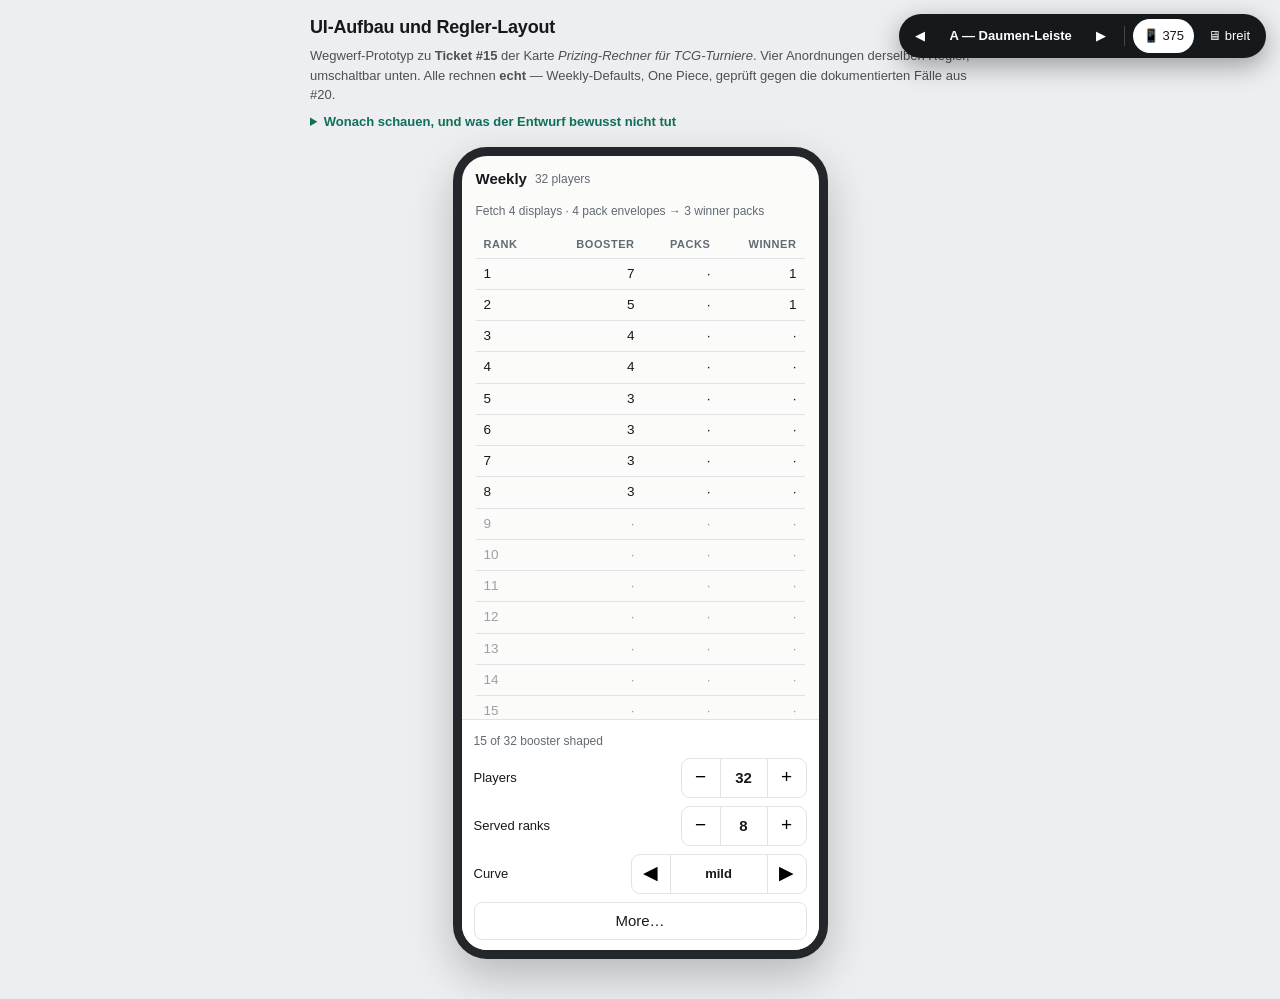
<file: prototypes/control-layout.prototype.html>
<!doctype html>
<html lang="de">
<head>
<meta charset="utf-8">
<meta name="viewport" content="width=device-width, initial-scale=1">
<title>Prototyp — UI-Aufbau und Regler-Layout</title>
<style>
  :root {
    --accent: #0e6f5c;
    --accent-soft: #e6f2ef;
    --ink: #16191c;
    --muted: #626a72;
    --line: #dfe3e7;
    --bg: #fbfbfa;
    --paper: #fff;
    --warn: #9a4a12;
    --warn-soft: #fdf1e6;
    --pin: #7b3fb5;
    --pin-soft: #f2ebfa;
  }
  * { box-sizing: border-box; -webkit-tap-highlight-color: transparent; }
  html, body { margin: 0; }
  body {
    font: 15px/1.5 -apple-system, BlinkMacSystemFont, "Segoe UI", Helvetica, Arial, sans-serif;
    color: var(--ink); background: #eceeef; padding-bottom: 40px;
  }
  code { font-family: ui-monospace, SFMono-Regular, Menlo, monospace; font-size: 0.9em; }

  /* ── Prototype chrome (deutsch, nicht Teil des Entwurfs) ───────────── */
  .chrome { max-width: 700px; margin: 0 auto; padding: 14px 20px 8px; }
  .chrome h1 { font-size: 18px; margin: 0 0 5px; letter-spacing: -0.01em; }
  .chrome p { color: #4a5158; margin: 0 0 7px; font-size: 13px; }
  .chrome summary { cursor: pointer; font-size: 13px; color: var(--accent); font-weight: 600; }
  .chrome .note { background: #fff; border: 1px solid var(--line); border-radius: 9px;
                  padding: 11px 13px; font-size: 13px; color: #4a5158; margin-top: 7px; }

  #stagewrap { display: flex; justify-content: center; padding: 8px 12px 0; }
  #stage { background: var(--bg); width: 100%; }
  body.phone #stage {
    width: 375px; height: 812px; overflow: hidden; border: 9px solid #23262a;
    border-radius: 34px; box-shadow: 0 18px 44px rgba(0,0,0,.22); flex: none;
  }
  body.wide #stage { max-width: 1180px; border: 1px solid var(--line); border-radius: 12px;
                     min-height: 720px; overflow: hidden; }

  /* ── Switcher ──────────────────────────────────────────────────────── */
  /* Oben rechts statt unten mittig: unten sitzt in Variante A die Daumenleiste,
     die der Umschalter sonst genau verdeckt. */
  #switch {
    position: fixed; right: 14px; top: 14px;
    display: flex; align-items: center; gap: 4px; z-index: 99;
    background: #16191c; color: #fff; border-radius: 999px; padding: 5px 6px;
    box-shadow: 0 8px 26px rgba(0,0,0,.34); font-size: 13px;
  }
  #switch button { font: inherit; color: #fff; background: transparent; border: 0;
                   padding: 7px 10px; border-radius: 999px; cursor: pointer; }
  #switch button:hover { background: #ffffff22; }
  #switch .name { padding: 0 10px; white-space: nowrap; font-weight: 600; }
  #switch .sep { width: 1px; height: 20px; background: #ffffff33; margin: 0 4px; }
  #switch .dev[aria-pressed="true"] { background: #fff; color: #16191c; }

  /* ── Shared app-ish primitives ─────────────────────────────────────── */
  .bar { display: flex; align-items: center; gap: 8px; }
  .grow { flex: 1; }
  .muted { color: var(--muted); }
  .num { font-variant-numeric: tabular-nums; }
  .tiny { font-size: 12px; }
  .sheetbtn { font: inherit; border: 1px solid var(--line); background: #fff; color: var(--ink);
              border-radius: 8px; padding: 7px 11px; cursor: pointer; }

  .pindot { display: inline-block; width: 7px; height: 7px; border-radius: 50%;
            background: var(--pin); vertical-align: middle; margin-right: 5px; }
  .reset { font: inherit; font-size: 12px; border: 0; background: transparent;
           color: var(--pin); cursor: pointer; padding: 2px 5px; border-radius: 6px; }
  .reset:hover { background: var(--pin-soft); }

  input[type=range] { width: 100%; accent-color: var(--accent); margin: 2px 0; }
  .step { display: flex; gap: 4px; flex-wrap: wrap; }
  .step button { font: inherit; font-size: 12px; padding: 5px 8px; border-radius: 7px;
                 border: 1px solid var(--line); background: #fff; cursor: pointer; }
  .step button[aria-pressed="true"] { background: var(--accent); border-color: var(--accent); color: #fff; }
  .pm { display: flex; align-items: center; gap: 0; }
  .pm button { font: inherit; width: 40px; height: 40px; font-size: 19px; border: 1px solid var(--line);
               background: #fff; cursor: pointer; }
  .pm button:first-child { border-radius: 9px 0 0 9px; }
  .pm button:last-child { border-radius: 0 9px 9px 0; }
  .pm .val { min-width: 46px; text-align: center; border-top: 1px solid var(--line);
             border-bottom: 1px solid var(--line); height: 40px; line-height: 38px;
             background: #fff; font-weight: 600; font-variant-numeric: tabular-nums; }

  .flag { background: var(--warn-soft); color: var(--warn); border-radius: 8px;
          padding: 9px 11px; font-size: 12.5px; }
  .flag button { font: inherit; font-size: 12px; border: 1px solid currentColor; background: #fff;
                 color: inherit; border-radius: 6px; padding: 3px 8px; margin: 4px 4px 0 0; cursor: pointer; }

  table.plan { border-collapse: collapse; width: 100%; font-variant-numeric: tabular-nums; }
  table.plan th, table.plan td { padding: 5px 8px; font-size: 13.5px; text-align: right;
                                 border-bottom: 1px solid var(--line); }
  table.plan th:first-child, table.plan td:first-child { text-align: left; }
  table.plan thead th { font-size: 11px; text-transform: uppercase; letter-spacing: .05em;
                        color: var(--muted); font-weight: 600; }
  table.plan tr.unserved td { color: #9aa1a8; }

  .sheet { position: absolute; inset: 0; background: var(--paper); overflow: auto;
           display: none; z-index: 20; }
  .sheet.open { display: block; }
  .sheet header { position: sticky; top: 0; background: var(--paper); border-bottom: 1px solid var(--line);
                  padding: 12px 16px; display: flex; align-items: center; gap: 10px; font-weight: 600; }
  .sheet .body { padding: 14px 16px 40px; }
  .grouphead { font-size: 11px; text-transform: uppercase; letter-spacing: .07em;
               color: var(--muted); margin: 20px 0 8px; font-weight: 700; }

  .ctl { margin: 0 0 14px; }
  .ctl .top { display: flex; align-items: baseline; gap: 6px; margin-bottom: 3px; }
  .ctl .lbl { font-size: 13.5px; }
  .ctl .v { margin-left: auto; font-weight: 600; font-variant-numeric: tabular-nums; }
  .ctl.pinned .lbl { font-weight: 700; }

  .segbar { display: flex; height: 9px; border-radius: 5px; overflow: hidden; background: var(--line); }
  .segbar i { display: block; height: 100%; }

  .strip { display: flex; align-items: flex-end; gap: 2px; height: 100%; }
  .strip .col { flex: 1; min-width: 3px; height: 100%; display: flex; flex-direction: column;
                justify-content: flex-end; }
  .strip .b { background: var(--accent); border-radius: 2px 2px 0 0; position: relative; }
  .strip .b.un { background: #cfd6da; }
  .strip .b i { position: absolute; left: 0; right: 0; bottom: 0; background: #78b3a6; border-radius: 0 0 2px 2px; }
  .strip .b .wp { position: absolute; left: 50%; top: 3px; width: 5px; height: 5px; margin-left: -2.5px;
                  border-radius: 50%; background: #f0c419; }
  .strip .cap { font-size: 10px; text-align: center; line-height: 1.3; }
</style>
</head>
<body class="phone">

<div class="chrome">
  <h1>UI-Aufbau und Regler-Layout</h1>
  <p>
    Wegwerf-Prototyp zu <strong>Ticket #15</strong> der Karte <em>Prizing-Rechner für TCG-Turniere</em>.
    Vier Anordnungen derselben Regler, umschaltbar unten. Alle rechnen <strong>echt</strong> — Weekly-Defaults,
    One Piece, geprüft gegen die dokumentierten Fälle aus #20.
  </p>
  <details>
    <summary>Wonach schauen, und was der Entwurf bewusst nicht tut</summary>
    <div class="note">
      Du machst das Prizing am Handy, direkt nach dem Weekly: Spielendenzahl rein, Verteilung anschauen,
      meistens passt sie, sonst an <em>Kurvenstufe</em> und <em>bediente Ränge</em> drehen. Die Frage ist,
      welche Anordnung das trägt — und ob du dabei siehst, was mit den unteren Rängen passiert.<br><br>
      Die Verteilungsansicht ist absichtlich <strong>schlicht</strong>, damit sie Ticket #23 (Ausgabebänder)
      nicht vorwegnimmt. Die App ist englisch, die Erklärtexte hier sind es nicht. Jede Variante beantwortet
      die vier Nebenfragen des Tickets <em>anders</em> — Pin-Markierung, Reset-Knopf, Ort der Konfliktmeldung,
      und ob bei der Kurvenstufe das Verhältnis mitläuft. Der lila Punkt heisst überall
      „folgt der Rechnung nicht mehr“, nie „weicht ab“.
    </div>
  </details>
</div>

<div id="stagewrap"><div id="stage"></div></div>

<div id="switch">
  <button data-nav="-1" title="vorherige Variante">◀</button>
  <span class="name" id="vname">A</span>
  <button data-nav="1" title="nächste Variante">▶</button>
  <span class="sep"></span>
  <button class="dev" data-dev="phone">📱 375</button>
  <button class="dev" data-dev="wide">🖥 breit</button>
</div>

<script>
/* ══════════════════════════════════════════════════════════════════════
   Rechenkern — rein, DOM-frei. Regeln aus #3 #4 #5 #6 #7 #8 #12 #17 #10 #20,
   ADR 0001 (Reservieren dann Formen) und ADR 0002 (totale Funktion).
   ══════════════════════════════════════════════════════════════════════ */
const CURVES = [
  { id: 'gentle', ratio: 0.85 }, { id: 'mild', ratio: 0.75 },
  { id: 'moderate', ratio: 0.65 }, { id: 'firm', ratio: 0.55 },
  { id: 'steep', ratio: 0.45 }, { id: 'severe', ratio: 0.35 },
  { id: 'extreme', ratio: 0.25 },
];
const RANGES = [
  { id: 'top8', abs: 8 }, { id: 'top16', abs: 16 },
  { id: 'topQuarter', frac: 0.25 }, { id: 'topThird', frac: 1 / 3 },
  { id: 'topHalf', frac: 0.5 }, { id: 'topTwoThirds', frac: 2 / 3 },
  { id: 'topThreeQuarters', frac: 0.75 }, { id: 'all', frac: 1 },
  { id: 'bottomThreeQuarters', comp: 'topQuarter' }, { id: 'bottomTwoThirds', comp: 'topThird' },
  { id: 'bottomHalf', comp: 'topHalf' }, { id: 'bottomThird', comp: 'topTwoThirds' },
  { id: 'bottomQuarter', comp: 'topThreeQuarters' },
];
function rangeSize(id, players) {
  const r = RANGES.find((x) => x.id === id);
  if (!r) return players;
  if (r.abs != null) return Math.min(r.abs, players);
  if (r.frac != null) return Math.min(players, Math.ceil(players * r.frac));
  return players - rangeSize(r.comp, players);
}
function largestRemainder(weights, total) {
  const sum = weights.reduce((a, b) => a + b, 0);
  if (total <= 0 || sum <= 0) return weights.map(() => 0);
  const exact = weights.map((w) => (w / sum) * total);
  const out = exact.map(Math.floor);
  const left = total - out.reduce((a, b) => a + b, 0);
  const order = exact.map((v, i) => ({ i, f: v - Math.floor(v) }))
                     .sort((a, b) => b.f - a.f || a.i - b.i);
  for (let k = 0; k < left; k++) out[order[k % order.length].i]++;
  return out;
}
function distribute(s) {
  const n = Math.max(1, s.players);
  const boosterTotal = s.boosterRate * n;
  const tpTotal = s.tournamentPacks == null ? n : s.tournamentPacks;
  const wpThreshold = Math.ceil((2 * s.envelopeSize) / 3);
  const wpTotal = Math.floor(tpTotal / s.envelopeSize) +
                  ((tpTotal % s.envelopeSize) >= wpThreshold ? 1 : 0);

  const pbRate = Math.min(s.participationBooster, Math.floor(boosterTotal / n));
  const ppRate = Math.min(s.participationPack, Math.floor(tpTotal / n));
  const partB = pbRate * n, partTP = ppRate * n;
  const judgeB = Math.min(s.judgeBooster, boosterTotal - partB);
  const judgeWP = Math.min(s.judgeWinner, wpTotal);

  const rankB = boosterTotal - partB - judgeB;
  const rankTP = tpTotal - partTP;
  const rankWP = wpTotal - judgeWP;

  const rankedAuto = Math.min(Math.floor(rankWP / 2) + 1, rankWP);
  const ranked = Math.min(s.ranked == null ? rankedAuto : s.ranked, rankWP);
  const manual = {}; let manualCount = 0;
  for (const [rank, cnt] of Object.entries(s.manualWinner || {})) {
    const r = Number(rank);
    if (r >= 1 && r <= n && cnt > 0) { manual[r] = cnt; manualCount += cnt; }
  }
  const openWP = Math.max(0, rankWP - ranked - manualCount);

  const m = s.rankFloor;
  const depthStepValue = rangeSize(s.depthStep, n);
  const depthCap = Math.max(1, Math.min(n, Math.floor((rankB - 1) / Math.max(1, m))));
  const depth = s.depth == null ? Math.min(depthStepValue, depthCap)
                                : Math.max(1, Math.min(n, s.depth));

  const d = [];
  for (let i = 0; i < depth; i++) d.push((s.displays || [])[i] || 0);
  const reservedB = d.reduce((a, b) => a + b, 0) * s.displaySize;

  let k = 0;
  while (k < depth && d[k] > 0 && (k + 1 === depth || d[k] > d[k + 1])) k++;
  const strictPrefix = k > 0 && d[0] > 0;
  const curveFrom = strictPrefix ? k : 0;
  const curveCount = depth - curveFrom;
  const lead = strictPrefix ? 0 : 1;

  const available = rankB - reservedB;
  const floorNeed = m * curveCount + lead;
  const shaped = available - floorNeed;

  const booster = new Array(n).fill(0);
  for (let i = 0; i < depth; i++) booster[i] += d[i] * s.displaySize;

  let conflict = null;
  if (shaped >= 0) {
    for (let i = curveFrom; i < depth; i++) booster[i] += m;
    if (lead) booster[0] += 1;
    const ratio = (CURVES.find((c) => c.id === s.curve) || CURVES[1]).ratio;
    const w = []; for (let j = 0; j < curveCount; j++) w.push(Math.pow(ratio, j));
    const add = largestRemainder(w, shaped);
    for (let j = 0; j < curveCount; j++) booster[curveFrom + j] += add[j];
  } else {
    let left = Math.max(0, available);
    if (lead && left > 0) { booster[0] += 1; left -= 1; }
    for (let i = curveFrom; i < depth && left > 0; i++) {
      const give = Math.min(m, left); booster[i] += give; left -= give;
    }
    conflict = { need: floorNeed, have: available };
  }

  const packs = new Array(n).fill(0);
  const start = ranked >= n ? 0 : ranked;
  for (let g = 0; g < rankTP; g++) packs[(start + g) % n]++;

  const winners = new Array(n).fill(0);
  for (let i = 0; i < ranked; i++) winners[i]++;
  for (const [r, c] of Object.entries(manual)) winners[Number(r) - 1] += c;

  const S = s.displaySize;
  const rows = [];
  for (let i = 0; i < n; i++) {
    rows.push({
      rank: i + 1,
      booster: booster[i] + (s.combinedHandout ? pbRate : 0),
      packs: packs[i] + (s.combinedHandout ? ppRate : 0),
      winners: winners[i],
      floor: Math.min(booster[i], i < depth ? m + (i === 0 ? lead : 0) : 0),
      served: i < depth,
    });
  }
  return {
    players: n,
    pool: { booster: boosterTotal, packs: tpTotal, winners: wpTotal },
    participation: { rate: { booster: pbRate, packs: ppRate }, booster: partB, packs: partTP },
    judge: { booster: judgeB, winners: judgeWP },
    rank: { booster: rankB, packs: rankTP, winners: rankWP },
    depth, depthCap, depthStepValue, rankFloor: m,
    floorReserved: floorNeed, displayReserved: reservedB,
    shapedRemainder: Math.max(0, shaped), curveSilent: shaped <= 0, curveCount,
    allocation: { ranked, rankedAuto, manual, manualCount, open: openWP },
    prep: {
      fetchDisplays: Math.ceil(boosterTotal / S), looseBooster: boosterTotal % S,
      fetchEnvelopes: Math.ceil(tpTotal / s.envelopeSize), winnerYield: wpTotal,
      threshold: wpThreshold,
    },
    rows, conflict,
  };
}

/* ══════════════════════════════════════════════════════════════════════
   DefaultSet, Zustand, Pins
   ══════════════════════════════════════════════════════════════════════ */
const GAME = {                       // vollständiges Blatt (#12)
  boosterRate: 3, envelopeSize: 9, displaySize: 24,
  participationBooster: 2, participationPack: 1,
  judgeBooster: 0, judgeWinner: 0,
  rankFloor: 2, depthStep: 'top8', curve: 'mild',
  raffleRange: 'all', combinedHandout: false,
};
const TYPES = {                      // nur Abweichungen (#12)
  weekly: { title: 'Weekly', over: {} },
  weekend: { title: 'Weekend', over: { curve: 'severe' } },
};

const st = {
  type: 'weekly', players: 32,
  pin: {}, val: {},                  // Pinned ist gespeichert, nicht abgeleitet (ADR 0006)
  manualWinner: {}, displays: [],
};

function def(key) {
  const t = TYPES[st.type].over;
  return key in t ? t[key] : GAME[key];
}
function get(key) {
  if (st.pin[key]) return st.val[key];
  if (key === 'tournamentPacks' || key === 'depth' || key === 'ranked') return null; // nachziehend
  return def(key);
}
function setVal(key, v) { st.pin[key] = true; st.val[key] = v; render(); }
function reset(key) { delete st.pin[key]; delete st.val[key]; render(); }

function settings() {
  return {
    players: st.players,
    boosterRate: get('boosterRate'),
    tournamentPacks: get('tournamentPacks'),
    envelopeSize: get('envelopeSize'),
    displaySize: get('displaySize'),
    participationBooster: get('participationBooster'),
    participationPack: get('participationPack'),
    judgeBooster: get('judgeBooster'),
    judgeWinner: get('judgeWinner'),
    rankFloor: get('rankFloor'),
    depthStep: get('depthStep'),
    depth: get('depth'),
    curve: get('curve'),
    ranked: get('ranked'),
    manualWinner: st.manualWinner,
    displays: st.displays,
    combinedHandout: get('combinedHandout'),
  };
}
// Der wirksame Wert eines nachziehenden Reglers, für die Anzeige.
function eff(key, plan) {
  if (st.pin[key]) return st.val[key];
  if (key === 'depth') return plan.depth;
  if (key === 'ranked') return plan.allocation.ranked;
  if (key === 'tournamentPacks') return plan.pool.packs;
  return def(key);
}

/* Vorschläge (#19): einen Regler über seinen Bereich variieren und den
   nächstliegenden Wert nehmen, der die Bedingung räumt. Die Totalität aus
   ADR 0002 ist genau die Bedingung, die das rechenbar macht. */
function suggestions(plan) {
  if (!plan.conflict) return [];
  const out = [];
  const base = settings();
  const tryKey = (key, lo, hi, label) => {
    const cur = eff(key, plan);
    let best = null;
    for (let v = lo; v <= hi; v++) {
      if (v === cur) continue;
      const t = { ...base }; t[key] = v;
      if (!distribute(t).conflict) {
        if (best == null || Math.abs(v - cur) < Math.abs(best - cur)) best = v;
      }
    }
    if (best != null) out.push({ key, value: best, label: label(best) });
  };
  // Reihenfolge: der Verlierer der Vorrangkette zuerst (#19).
  // RankFloor deckelt RankPoolDepth deckelt DisplayReservation.
  tryKey('depth', 1, st.players, (v) => `Serve ${v} ranks`);
  tryKey('rankFloor', 0, 8, (v) => `Floor down to ${v}`);
  tryKey('participationBooster', 0, 8, (v) => `Participation boosters to ${v}`);
  return out;
}

/* Raffle (#10) — Zufall in der Eingabe, nicht in der Berechnung. */
function rafflePot(plan) {
  const size = rangeSize(get('raffleRange'), st.players);
  const r = RANGES.find((x) => x.id === get('raffleRange'));
  const isBottom = r && r.comp;
  const pot = [];
  for (let i = 1; i <= st.players; i++) {
    const inRange = isBottom ? i > st.players - size : i <= size;
    if (inRange && plan.rows[i - 1].winners === 0) pot.push(i);
  }
  return pot;
}
function doRaffle(plan) {
  if (plan.allocation.open <= 0) return;
  const pot = rafflePot(plan);
  if (!pot.length) return;
  const pick = pot[Math.floor(Math.random() * pot.length)];
  st.manualWinner[pick] = (st.manualWinner[pick] || 0) + 1;
  render();
}

/* ══════════════════════════════════════════════════════════════════════
   Bausteine, die alle Varianten teilen
   ══════════════════════════════════════════════════════════════════════ */
const esc = (s) => String(s).replace(/[&<>"]/g, (c) => ({ '&': '&amp;', '<': '&lt;', '>': '&gt;', '"': '&quot;' }[c]));
const LABEL = {
  players: 'Players', depth: 'Served ranks', curve: 'Curve', rankFloor: 'Boosters per served rank',
  participationBooster: 'Boosters per player', participationPack: 'Packs per player',
  tournamentPacks: 'Tournament packs available', ranked: 'Winner packs by rank',
  raffleRange: 'Raffle range', combinedHandout: 'Hand out with rank prizes',
  boosterRate: 'Boosters per player (pool)', displaySize: 'Boosters per display',
  envelopeSize: 'Packs per envelope', judgeBooster: 'Judge boosters', judgeWinner: 'Judge winner packs',
};
const RANGE_OF = {
  players: () => [2, 64], rankFloor: () => [0, 6], participationBooster: () => [0, 8],
  participationPack: () => [0, 4], boosterRate: () => [0, 8], displaySize: () => [6, 36],
  envelopeSize: () => [4, 36], judgeBooster: () => [0, 48], judgeWinner: () => [0, 8],
  tournamentPacks: () => [0, 200],
};

function pinMark(key, style) {
  if (!st.pin[key]) return '';
  if (style === 'dot') return '<span class="pindot" title="folgt der Rechnung nicht mehr"></span>';
  if (style === 'badge') return ' <span class="tiny" style="color:var(--pin)">gesetzt</span>';
  return '';
}
function resetBtn(key, always) {
  if (!st.pin[key] && !always) return '';
  const dim = st.pin[key] ? '' : ' style="opacity:.28"';
  return `<button class="reset" data-reset="${key}"${dim} title="zurück auf automatisch">↺</button>`;
}

// Ein Schieberegler mit Beschriftung, Wert, Pin-Markierung und Reset.
function slider(key, plan, opts) {
  opts = opts || {};
  const [lo, hiDefault] = (RANGE_OF[key] || (() => [0, 10]))();
  const hi = opts.max != null ? opts.max : hiDefault;
  const v = key === 'players' ? st.players : eff(key, plan);
  const cls = st.pin[key] ? 'ctl pinned' : 'ctl';
  const auto = !st.pin[key] && (key === 'depth' || key === 'ranked' || key === 'tournamentPacks')
    ? ' <span class="tiny muted">auto</span>' : '';
  return `<div class="${cls}">
    <div class="top">${pinMark(key, opts.mark || 'dot')}<span class="lbl">${esc(LABEL[key])}</span>${auto}
      <span class="v">${v}</span>${resetBtn(key, opts.alwaysReset)}</div>
    <input type="range" data-key="${key}" min="${lo}" max="${hi}" step="1" value="${v}">
    ${opts.hint ? `<div class="tiny muted">${opts.hint}</div>` : ''}
  </div>`;
}

// Plus/Minus-Stepper — für den Daumen.
function stepper(key, plan, opts) {
  opts = opts || {};
  const v = key === 'players' ? st.players : eff(key, plan);
  return `<div class="bar" style="margin-bottom:8px">
    <div style="flex:1;font-size:13px">${pinMark(key, 'dot')}${esc(LABEL[key])}</div>
    <div class="pm">
      <button data-delta="-1" data-key="${key}">−</button>
      <div class="val">${v}</div>
      <button data-delta="1" data-key="${key}">+</button>
    </div>${resetBtn(key, opts.alwaysReset)}
  </div>`;
}

// Kurvenwahl in drei Geschmacksrichtungen — die Varianten sollen sich streiten.
function curvePicker(plan, style) {
  const cur = eff('curve', plan);
  const ratio = CURVES.find((c) => c.id === cur).ratio;
  if (style === 'arrows') {
    return `<div class="bar" style="margin-bottom:8px">
      <div style="flex:1;font-size:13px">${pinMark('curve', 'dot')}Curve</div>
      <div class="pm">
        <button data-curve="-1">◀</button>
        <div class="val" style="min-width:96px;font-size:13px">${cur}</div>
        <button data-curve="1">▶</button>
      </div>${resetBtn('curve')}</div>`;
  }
  if (style === 'ratio') {
    return `<div class="ctl${st.pin.curve ? ' pinned' : ''}">
      <div class="top">${pinMark('curve', 'dot')}<span class="lbl">Curve</span>
        <span class="v">${cur} · ×${ratio}</span>${resetBtn('curve', true)}</div>
      <div class="step">${CURVES.map((c) =>
        `<button data-set-curve="${c.id}" aria-pressed="${c.id === cur}">${c.id}</button>`).join('')}</div>
      <div class="tiny muted">Each rank gets ${Math.round(ratio * 100)}% of the rank above.</div>
    </div>`;
  }
  // 'glyph' — Form statt Wort
  const glyphs = CURVES.map((c) => {
    const bars = [0, 1, 2, 3].map((j) => {
      const h = Math.round(14 * Math.pow(c.ratio, j)) + 2;
      return `<i style="display:inline-block;width:3px;height:${h}px;background:currentColor;
              margin-right:1px;vertical-align:bottom"></i>`;
    }).join('');
    return `<button data-set-curve="${c.id}" aria-pressed="${c.id === cur}"
            style="padding:5px 6px;line-height:0">${bars}</button>`;
  }).join('');
  return `<div class="bar" style="gap:8px;margin-bottom:6px">
    <div class="step" style="flex-wrap:nowrap">${glyphs}</div>
    <div class="tiny muted num" style="margin-left:auto">${cur}</div>${resetBtn('curve')}</div>`;
}

function planTable(plan, limit) {
  const rows = plan.rows.slice(0, limit || plan.rows.length).map((r) => `
    <tr class="${r.served ? '' : 'unserved'}">
      <td>${r.rank}</td><td class="num">${r.booster || '·'}</td>
      <td class="num">${r.packs || '·'}</td><td class="num">${r.winners || '·'}</td>
    </tr>`).join('');
  const more = plan.rows.length > (limit || plan.rows.length)
    ? `<tr><td colspan="4" class="tiny muted">… ${plan.rows.length - limit} weitere Ränge</td></tr>` : '';
  return `<table class="plan"><thead><tr>
      <th>Rank</th><th>Booster</th><th>Packs</th><th>Winner</th>
    </tr></thead><tbody>${rows}${more}</tbody></table>`;
}

function rankStrip(plan) {
  const max = Math.max(1, ...plan.rows.map((r) => r.booster));
  const show = plan.rows.slice(0, Math.min(plan.players, 40));
  const wide = show.length <= 18;   // genug Platz, um jeden Balken zu beschriften
  return `<div class="strip">${show.map((r) => {
    const h = Math.round((r.booster / max) * 100);
    const f = r.booster ? Math.round((r.floor / r.booster) * 100) : 0;
    return `<div class="col">
      ${wide && r.booster ? `<span class="cap num">${r.booster}</span>` : ''}
      <div class="b ${r.served ? '' : 'un'}" style="height:${Math.max(2, h)}%">
        <i style="height:${f}%"></i>${r.winners ? '<b class="wp"></b>' : ''}</div>
      ${wide ? `<span class="cap num muted">${r.rank}</span>` : ''}
    </div>`;
  }).join('')}</div>`;
}

// Die zwei Zahlen aus #20: Boden und Formmasse, als eine Leiste.
function floorBar(plan) {
  const tot = Math.max(1, plan.rank.booster);
  const fl = Math.round((plan.floorReserved / tot) * 100);
  const dr = Math.round((plan.displayReserved / tot) * 100);
  return `<div>
    <div class="segbar">
      <i style="width:${dr}%;background:#b08bd6"></i>
      <i style="width:${fl}%;background:var(--accent)"></i>
      <i style="width:${100 - fl - dr}%;background:#8fc9bd"></i>
    </div>
    <div class="tiny muted" style="margin-top:4px">
      RankPool ${plan.rank.booster} booster = ${plan.floorReserved} floor
      + ${plan.shapedRemainder} shaped by the curve
      ${plan.curveSilent ? ' — <strong style="color:var(--warn)">curve has nothing to shape</strong>' : ''}
    </div></div>`;
}

function prepLine(plan) {
  return `<span class="tiny muted">Fetch ${plan.prep.fetchDisplays} displays`
    + (plan.prep.looseBooster ? ` (one opened, ${plan.prep.looseBooster} loose)` : '')
    + ` · ${plan.prep.fetchEnvelopes} pack envelopes → ${plan.prep.winnerYield} winner packs</span>`;
}

function conflictBox(plan, sugg) {
  if (!plan.conflict) return '';
  return `<div class="flag"><strong>${plan.conflict.have} boosters can't carry a floor of
    ${plan.conflict.need}.</strong><br>
    ${sugg.map((s) => `<button data-apply="${s.key}" data-v="${s.value}">${esc(s.label)}</button>`).join('')}
  </div>`;
}

function winnerBlock(plan, compact) {
  const pot = rafflePot(plan);
  const can = plan.allocation.open > 0 && pot.length > 0;
  const list = Object.keys(plan.allocation.manual).sort((a, b) => a - b)
    .map((r) => `<button class="sheetbtn tiny" data-unmanual="${r}">Rank ${r} ✕</button>`).join(' ');
  return `<div style="border:1px solid var(--line);border-radius:9px;padding:10px;background:#fff">
    <div class="bar tiny" style="margin-bottom:6px">
      <strong>Winner packs</strong>
      <span class="muted grow">${plan.allocation.ranked} by rank ·
        ${plan.allocation.manualCount} by hand · ${plan.allocation.open} open</span>
    </div>
    ${compact ? '' : `<div class="step" style="margin-bottom:8px">${RANGES.slice(0, 8).map((r) =>
      `<button data-set-range="${r.id}" aria-pressed="${r.id === get('raffleRange')}">${r.id}</button>`).join('')}</div>`}
    <div class="bar">
      <button class="sheetbtn" data-raffle="1" ${can ? '' : 'disabled style="opacity:.4"'}>🎲 Raffle one</button>
      <span class="tiny muted">${pot.length} ranks in the pot</span>
    </div>
    ${list ? `<div style="margin-top:8px">${list}</div>` : ''}
  </div>`;
}

/* ══════════════════════════════════════════════════════════════════════
   Die vier Varianten
   ══════════════════════════════════════════════════════════════════════ */
const VARIANTS = {};

/* ── A — Daumen-Leiste ────────────────────────────────────────────────
   Der Plan hat den ganzen Schirm. Die zwei bis drei heissen Regler kleben
   unten im Daumenbereich, als Stepper statt Schieber. Alles andere hinter
   einem Blatt. Wette: am Handy zählt Erreichbarkeit mehr als Übersicht.  */
VARIANTS.A = {
  name: 'A — Daumen-Leiste',
  render(plan, sugg) {
    const wide = document.body.classList.contains('wide');
    const controls = `
      <div style="padding:10px 12px;background:#fff;border-top:1px solid var(--line)">
        ${conflictBox(plan, sugg)}
        <div class="tiny muted" style="margin:2px 0 8px">${
          plan.shapedRemainder} of ${plan.rank.booster} booster shaped${
          plan.curveSilent ? ' — curve silent' : ''}</div>
        ${stepper('players', plan)}
        ${stepper('depth', plan)}
        ${curvePicker(plan, 'arrows')}
        <div class="bar">
          <button class="sheetbtn grow" data-sheet="open">More…</button>
        </div>
      </div>`;
    return `
      <div style="height:100%;display:flex;flex-direction:${wide ? 'row' : 'column'};position:relative">
        <div style="flex:1;overflow:auto;padding:12px 14px">
          <div class="bar" style="margin-bottom:8px">
            <strong>${TYPES[st.type].title}</strong>
            <span class="tiny muted grow">${st.players} players</span>
          </div>
          <div style="margin-bottom:10px">${prepLine(plan)}</div>
          ${planTable(plan, wide ? 999 : 40)}
        </div>
        <div style="${wide ? 'width:330px;border-left:1px solid var(--line);overflow:auto' : ''}">${controls}</div>
        ${sheet(plan)}
      </div>`;
  },
};

/* ── B — Ein Fluss ────────────────────────────────────────────────────
   Eine Rolle in Rechenreihenfolge, kalte Gruppen zugeklappt. Eine klebende
   Kopfzeile hält die Kennzahlen im Blick, egal wo man gerade schraubt.
   Wette: nichts verstecken schlägt kurze Wege, wenn der Kopf mitläuft.   */
VARIANTS.B = {
  name: 'B — Ein Fluss',
  render(plan, sugg) {
    const wide = document.body.classList.contains('wide');
    const flow = `
      <div style="padding:12px 14px">
        ${conflictBox(plan, sugg)}
        <div class="grouphead">Tournament</div>
        ${slider('players', plan, { alwaysReset: true })}
        <div class="bar tiny" style="gap:6px;margin-bottom:6px">
          ${Object.entries(TYPES).map(([id, t]) =>
            `<button class="sheetbtn tiny" data-type="${id}"
             style="${id === st.type ? 'background:var(--accent);color:#fff;border-color:var(--accent)' : ''}"
             >${t.title}</button>`).join('')}
        </div>

        <div class="grouphead">Shape the rank pool</div>
        ${slider('depth', plan, { max: st.players, alwaysReset: true,
          hint: `cap ${plan.depthCap} · step ${get('depthStep')} would give ${plan.depthStepValue}` })}
        ${slider('rankFloor', plan, { alwaysReset: true })}
        ${curvePicker(plan, 'ratio')}

        <div class="grouphead">Winner packs</div>
        ${winnerBlock(plan)}

        <details style="margin-top:18px"><summary class="grouphead" style="cursor:pointer">Split the pool</summary>
          ${slider('participationBooster', plan, { alwaysReset: true })}
          ${slider('participationPack', plan, { alwaysReset: true })}
          ${slider('ranked', plan, { max: plan.rank.winners, alwaysReset: true })}
          ${slider('judgeBooster', plan, { alwaysReset: true })}
          ${slider('judgeWinner', plan, { alwaysReset: true })}
        </details>
        <details style="margin-top:8px"><summary class="grouphead" style="cursor:pointer">Supply</summary>
          ${slider('boosterRate', plan, { alwaysReset: true })}
          ${slider('tournamentPacks', plan, { max: st.players * 3, alwaysReset: true })}
          ${slider('displaySize', plan, { alwaysReset: true })}
          ${slider('envelopeSize', plan, { alwaysReset: true })}
        </details>
        <div style="height:20px"></div>
      </div>`;
    const planPane = `<div style="padding:12px 14px">
        <div class="grouphead" style="margin-top:0">Plan</div>
        <div style="margin-bottom:8px">${prepLine(plan)}</div>
        ${planTable(plan, wide ? 999 : 40)}
      </div>`;
    return `
      <div style="height:100%;display:flex;flex-direction:column;position:relative">
        <div style="position:sticky;top:0;z-index:5;background:#fff;border-bottom:1px solid var(--line);
                    padding:9px 14px">${floorBar(plan)}</div>
        <div style="flex:1;overflow:auto;display:${wide ? 'grid' : 'block'};
                    grid-template-columns:1fr 1fr">
          ${flow}${wide ? planPane : planPane}
        </div>
      </div>`;
  },
};

/* ── C — Der Plan ist die Seite ───────────────────────────────────────
   Kein Reglerblock. Die Tiefe ist eine Schnittlinie in der Tabelle, der
   Boden ein Band in jedem Balken, die Kurve eine Form über der Tabelle.
   Wette: man stellt nicht Regler ein, man stellt den Plan ein.          */
VARIANTS.C = {
  name: 'C — Der Plan ist die Seite',
  render(plan, sugg) {
    const max = Math.max(1, ...plan.rows.map((r) => r.booster));
    // Bis zum letzten Rang, an dem wirklich etwas ankommt — RankCycle und
    // manual reichen tiefer als die Tiefe (#16), leere Schwänze aber nicht.
    let last = plan.depth;
    plan.rows.forEach((r, i) => { if (r.booster || r.packs || r.winners) last = i + 1; });
    const hidden = plan.players - last;
    const rows = plan.rows.slice(0, last).map((r) => {
      const w = Math.round((r.booster / max) * 100);
      const f = r.booster ? Math.round((r.floor / r.booster) * 100) : 0;
      const cut = r.rank === plan.depth
        ? `<div data-cut="1" style="display:flex;align-items:center;gap:6px;cursor:ns-resize;
             padding:3px 0;color:var(--accent);font-size:11px;border-bottom:2px dashed var(--accent)">
             <button class="sheetbtn tiny" data-delta="-1" data-key="depth">▲</button>
             <span>served to rank ${plan.depth}${st.pin.depth ? '' : ' · auto'}</span>
             <button class="sheetbtn tiny" data-delta="1" data-key="depth">▼</button>
             ${resetBtn('depth')}</div>` : '';
      return `<div style="padding:1px 0">
          <div style="display:flex;align-items:center;gap:7px">
            <span class="tiny num muted" style="width:20px;text-align:right">${r.rank}</span>
            <div style="flex:1;height:15px;background:#eef1f2;border-radius:3px;overflow:hidden">
              <div style="width:${w}%;height:100%;background:${r.served ? 'var(--accent)' : '#c3cbd0'};
                   position:relative"><i style="position:absolute;left:0;top:0;bottom:0;width:${f}%;
                   background:#79b8aa"></i></div>
            </div>
            <span class="tiny num" style="width:56px">${r.booster || '·'}${
              r.packs ? ` <span class="muted">+${r.packs}p</span>` : ''}${
              r.winners ? ' 🏅'.repeat(Math.min(3, r.winners)) : ''}</span>
          </div>${cut}</div>`;
    }).join('');
    return `
      <div style="height:100%;overflow:auto;position:relative">
        <div style="padding:12px 14px 0" class="bar">
          <div class="pm">
            <button data-delta="-1" data-key="players">−</button>
            <div class="val">${st.players}</div>
            <button data-delta="1" data-key="players">+</button>
          </div>
          <span class="tiny muted">players · ${TYPES[st.type].title}</span>
          <button class="sheetbtn tiny" data-sheet="open" style="margin-left:auto">⚙</button>
        </div>
        <div style="padding:10px 14px 0">${conflictBox(plan, sugg)}</div>
        <div style="padding:8px 14px 0">${curvePicker(plan, 'glyph')}</div>
        <div style="padding:4px 14px 14px">${rows}
          ${hidden > 0 ? `<div class="tiny muted" style="padding:6px 0 0;text-align:center">
            ranks ${last + 1}–${plan.players} get nothing</div>` : ''}</div>
        <div style="padding:0 14px 20px">
          <div class="bar tiny" style="background:#fff;border:1px solid var(--line);
               border-radius:9px;padding:8px 10px">
            <span style="width:12px;height:12px;background:#79b8aa;border-radius:3px"></span>
            <span>floor ${plan.rankFloor}/rank — ${plan.floorReserved} of ${plan.rank.booster}</span>
            <button class="sheetbtn tiny" data-delta="-1" data-key="rankFloor">−</button>
            <button class="sheetbtn tiny" data-delta="1" data-key="rankFloor">+</button>
            ${resetBtn('rankFloor')}
            <span class="muted" style="margin-left:auto">${plan.shapedRemainder} shaped</span>
          </div>
          <div style="margin-top:10px">${winnerBlock(plan, true)}</div>
          <div style="margin-top:10px">${prepLine(plan)}</div>
        </div>
        ${sheet(plan)}
      </div>`;
  },
};

/* ── D — Cockpit ──────────────────────────────────────────────────────
   Alles auf einem Schirm, nichts scrollt. Die Verteilung schrumpft zu
   einem Balkenstreifen, dafür sind alle heissen Regler gleichzeitig da.
   Wette: „sofort sichtbar" schlägt Lesbarkeit der Einzelzahl.           */
VARIANTS.D = {
  name: 'D — Cockpit',
  render(plan, sugg) {
    return `
      <div style="height:100%;display:flex;flex-direction:column;position:relative;overflow:hidden">
        <div class="bar" style="padding:9px 12px;border-bottom:1px solid var(--line);background:#fff">
          <strong class="num">${st.players}</strong><span class="tiny muted">players ·
          ${TYPES[st.type].title}</span>
          <button class="sheetbtn tiny" data-sheet="open" style="margin-left:auto">⚙</button>
        </div>
        <div style="padding:8px 12px 0">${prepLine(plan)}</div>
        <div style="height:132px;padding:10px 12px 0" data-expand="1">${rankStrip(plan)}</div>
        <div style="padding:8px 12px 0;display:flex;flex-wrap:wrap;gap:3px" data-expand="1">
          ${plan.rows.filter((r) => r.booster || r.packs || r.winners).slice(0, 24).map((r) =>
            `<span class="tiny num" style="background:#fff;border:1px solid var(--line);
             border-radius:6px;padding:2px 6px"><span class="muted">${r.rank}</span>
             <strong>${r.booster}</strong>${r.packs ? `+${r.packs}p` : ''}${r.winners ? '🏅' : ''}</span>`
          ).join('')}
        </div>
        <div style="padding:10px 12px 0">${floorBar(plan)}</div>
        <div style="padding:8px 12px 0">${conflictBox(plan, sugg)}</div>
        <div style="flex:1;min-height:0"></div>
        <div style="padding:8px 12px 14px;background:#fff;border-top:1px solid var(--line)">
          ${slider('players', plan)}
          ${slider('depth', plan, { max: st.players, hint:
            `cap ${plan.depthCap}${st.pin.depth ? '' : ' · auto'}` })}
          ${slider('rankFloor', plan)}
          ${curvePicker(plan, 'glyph')}
          <div class="bar tiny" style="margin-top:6px">
            <button class="sheetbtn tiny" data-raffle="1"
              ${plan.allocation.open > 0 && rafflePot(plan).length ? '' : 'disabled style="opacity:.4"'}>🎲</button>
            <span class="muted">${plan.allocation.ranked} ranked ·
              ${plan.allocation.manualCount} hand · ${plan.allocation.open} open</span>
            <button class="sheetbtn tiny" data-expand="1" style="margin-left:auto">Full table</button>
          </div>
        </div>
        ${sheet(plan)}
      </div>`;
  },
};

/* Ein Blatt mit allem, was nicht in den Hauptweg gehört. */
function sheet(plan) {
  return `<div class="sheet${sheetOpen ? ' open' : ''}">
    <header><button class="sheetbtn" data-sheet="close">✕</button> Everything else</header>
    <div class="body">
      <div class="grouphead" style="margin-top:0">Tournament type</div>
      <div class="bar" style="gap:6px">${Object.entries(TYPES).map(([id, t]) =>
        `<button class="sheetbtn" data-type="${id}"
         style="${id === st.type ? 'background:var(--accent);color:#fff;border-color:var(--accent)' : ''}"
         >${t.title}</button>`).join('')}</div>
      <div class="grouphead">Rank pool</div>
      ${slider('rankFloor', plan, { alwaysReset: true })}
      ${slider('depth', plan, { max: st.players, alwaysReset: true })}
      ${curvePicker(plan, 'ratio')}
      <div class="grouphead">Split</div>
      ${slider('participationBooster', plan, { alwaysReset: true })}
      ${slider('participationPack', plan, { alwaysReset: true })}
      ${slider('judgeBooster', plan, { alwaysReset: true })}
      ${slider('judgeWinner', plan, { alwaysReset: true })}
      <div class="grouphead">Winner packs</div>
      ${slider('ranked', plan, { max: plan.rank.winners, alwaysReset: true })}
      ${winnerBlock(plan)}
      <div class="grouphead">Supply</div>
      ${slider('boosterRate', plan, { alwaysReset: true })}
      ${slider('tournamentPacks', plan, { max: st.players * 3, alwaysReset: true })}
      ${slider('displaySize', plan, { alwaysReset: true })}
      ${slider('envelopeSize', plan, { alwaysReset: true })}
      <div class="grouphead">Handout</div>
      <label class="bar" style="gap:8px"><input type="checkbox" data-toggle="combinedHandout"
        ${get('combinedHandout') ? 'checked' : ''}> <span>Hand participation prizes out
        together with rank prizes</span>${resetBtn('combinedHandout')}</label>
      <div style="height:40px"></div>
    </div></div>`;
}

/* ══════════════════════════════════════════════════════════════════════
   Rahmen: Umschalter, Ereignisse, Rendern
   ══════════════════════════════════════════════════════════════════════ */
const KEYS = ['A', 'B', 'C', 'D'];
let current = new URLSearchParams(location.search).get('variant');
if (!KEYS.includes(current)) current = 'A';
let sheetOpen = false;
let tableOpen = false;
const stage = document.getElementById('stage');

function render() {
  const plan = distribute(settings());
  const sugg = suggestions(plan);
  stage.innerHTML = VARIANTS[current].render(plan, sugg)
    + (tableOpen ? `<div class="sheet open"><header>
        <button class="sheetbtn" data-expand="close">✕</button> Full plan</header>
        <div class="body">${planTable(plan)}</div></div>` : '');
  document.getElementById('vname').textContent = VARIANTS[current].name;
}

function clampKey(key, v, plan) {
  const [lo, hi] = (RANGE_OF[key] || (() => [0, 999]))();
  return Math.max(lo, Math.min(hi, v));
}

stage.addEventListener('input', (e) => {
  const key = e.target.dataset.key;
  if (!key) return;
  const v = Number(e.target.value);
  if (key === 'players') { st.players = v; render(); return; }
  setVal(key, v);
});
stage.addEventListener('change', (e) => {
  if (e.target.dataset.toggle) setVal(e.target.dataset.toggle, e.target.checked);
});
stage.addEventListener('click', (e) => {
  const t = e.target.closest('button, [data-expand]');
  if (!t) return;
  const plan = distribute(settings());
  const d = t.dataset;
  if (d.sheet) { sheetOpen = d.sheet === 'open'; render(); return; }
  if (d.expand) { tableOpen = d.expand !== 'close'; render(); return; }
  if (d.reset) { reset(d.reset); return; }
  if (d.type) { st.type = d.type; st.pin = {}; st.val = {}; render(); return; }
  if (d.setCurve) { setVal('curve', d.setCurve); return; }
  if (d.setRange) { setVal('raffleRange', d.setRange); return; }
  if (d.raffle) { doRaffle(plan); return; }
  if (d.unmanual) { delete st.manualWinner[d.unmanual]; render(); return; }
  if (d.apply) { setVal(d.apply, Number(d.v)); return; }
  if (d.curve) {
    const i = CURVES.findIndex((c) => c.id === eff('curve', plan));
    const j = Math.max(0, Math.min(CURVES.length - 1, i + Number(d.curve)));
    setVal('curve', CURVES[j].id); return;
  }
  if (d.delta && d.key) {
    const key = d.key, step = Number(d.delta);
    if (key === 'players') { st.players = clampKey('players', st.players + step); render(); return; }
    setVal(key, Math.max(0, eff(key, plan) + step));
    return;
  }
});

document.getElementById('switch').addEventListener('click', (e) => {
  const b = e.target.closest('button');
  if (!b) return;
  if (b.dataset.nav) {
    const i = (KEYS.indexOf(current) + Number(b.dataset.nav) + KEYS.length) % KEYS.length;
    current = KEYS[i];
    history.replaceState(null, '', '?variant=' + current);
    sheetOpen = false; tableOpen = false; render();
  }
  if (b.dataset.dev) {
    document.body.className = b.dataset.dev;
    document.querySelectorAll('#switch .dev').forEach((x) =>
      x.setAttribute('aria-pressed', x.dataset.dev === b.dataset.dev));
    render();
  }
});
document.addEventListener('keydown', (e) => {
  if (/^(INPUT|TEXTAREA)$/.test(document.activeElement.tagName)) return;
  if (e.key !== 'ArrowLeft' && e.key !== 'ArrowRight') return;
  const i = (KEYS.indexOf(current) + (e.key === 'ArrowRight' ? 1 : -1) + KEYS.length) % KEYS.length;
  current = KEYS[i];
  history.replaceState(null, '', '?variant=' + current);
  sheetOpen = false; tableOpen = false; render();
});

document.querySelector('#switch .dev[data-dev="phone"]').setAttribute('aria-pressed', 'true');
render();
</script>
</body>
</html>
</file>
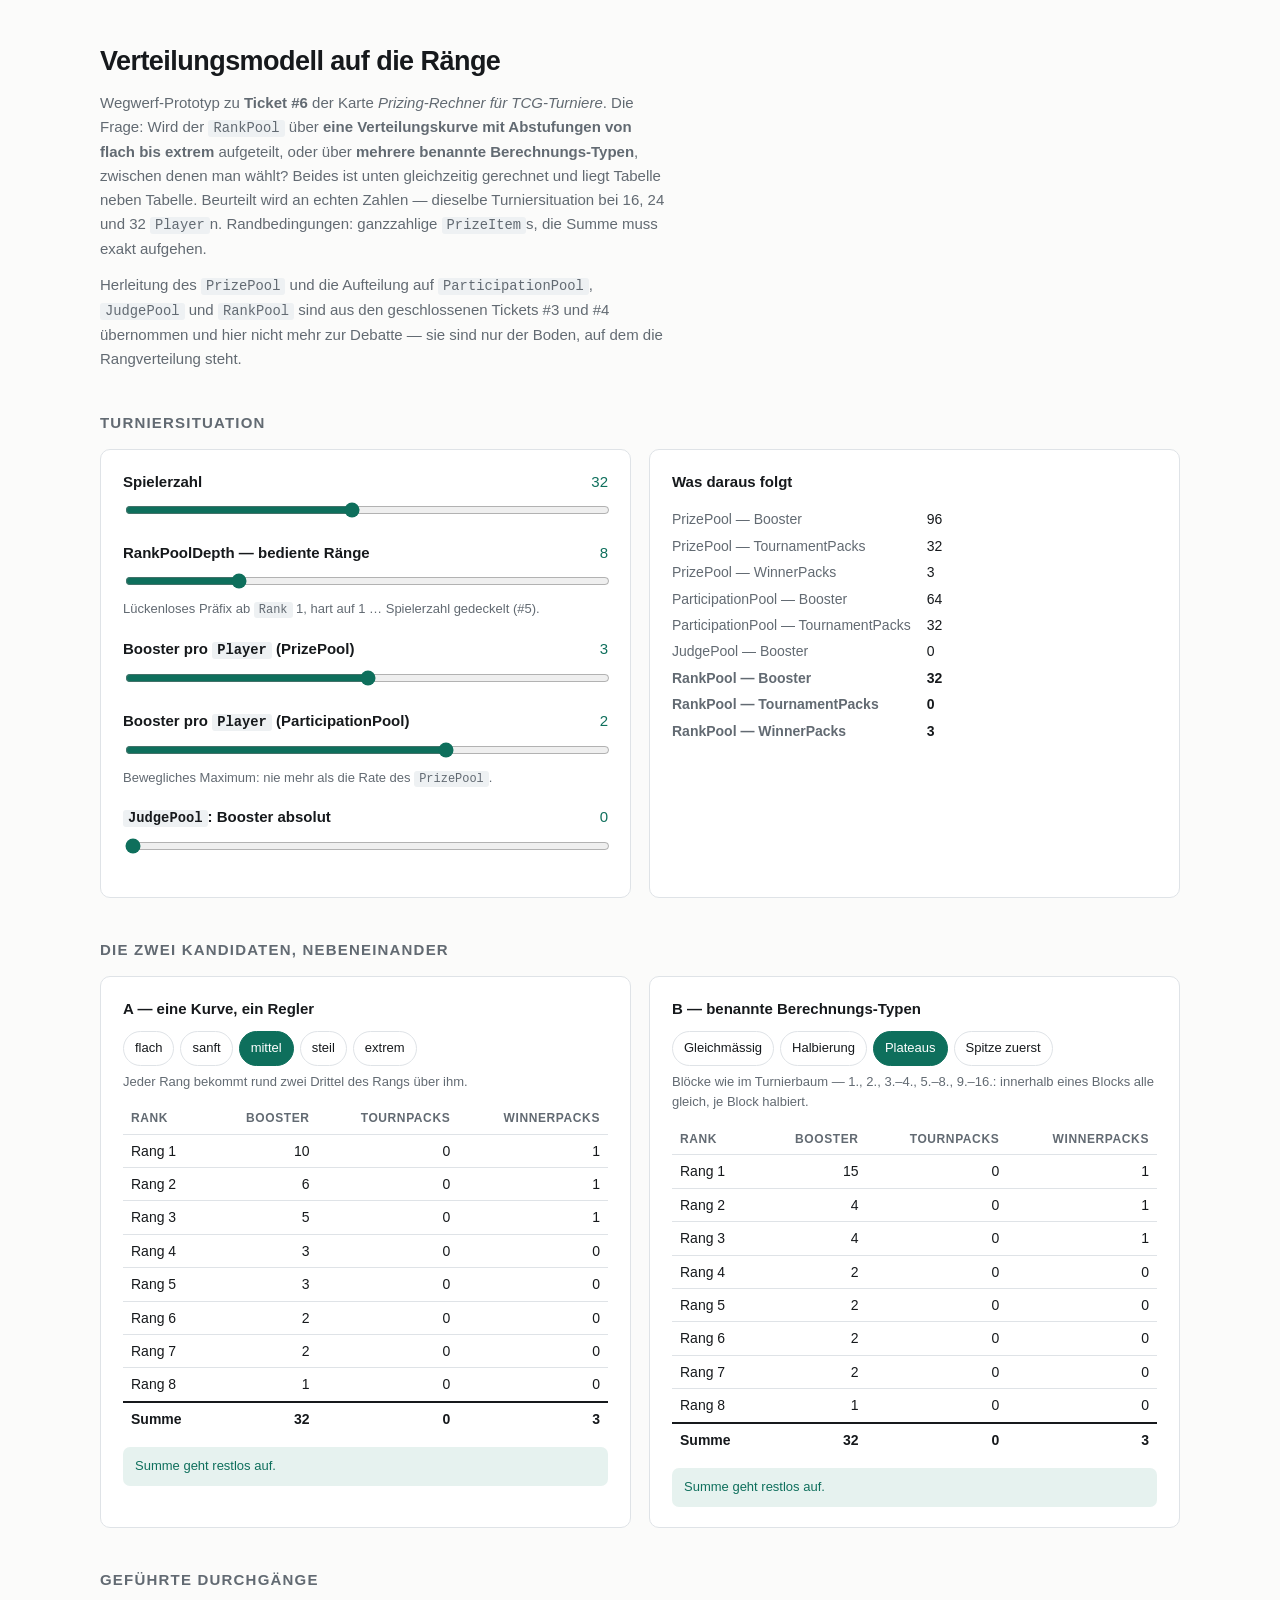
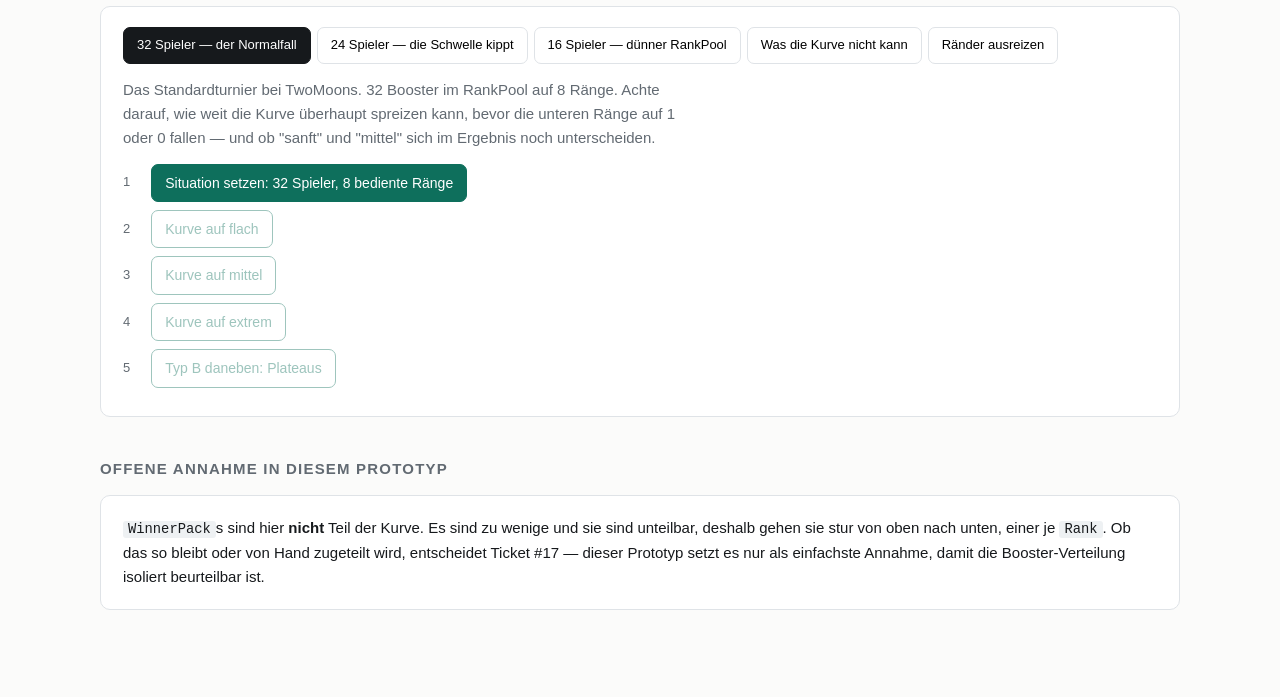
<file: prototypes/rank-distribution.prototype.html>
<!doctype html>
<html lang="de">
<head>
<meta charset="utf-8">
<meta name="viewport" content="width=device-width, initial-scale=1">
<title>Prototyp — Verteilungsmodell auf die Ränge</title>
<style>
  :root {
    --accent: #0e6f5c;
    --accent-soft: #e6f2ef;
    --ink: #16191c;
    --muted: #626a72;
    --line: #dfe3e7;
    --bg: #fbfbfa;
    --warn: #9a4a12;
    --warn-soft: #fdf1e6;
  }
  * { box-sizing: border-box; }
  body {
    margin: 0; padding: 40px 24px 96px;
    font: 15px/1.6 -apple-system, BlinkMacSystemFont, "Segoe UI", Helvetica, Arial, sans-serif;
    color: var(--ink); background: var(--bg);
  }
  main { max-width: 1080px; margin: 0 auto; }
  h1 { font-size: 27px; letter-spacing: -0.02em; margin: 0 0 8px; }
  h2 { font-size: 15px; text-transform: uppercase; letter-spacing: 0.08em; color: var(--muted);
       margin: 40px 0 14px; font-weight: 600; }
  h3 { font-size: 15px; margin: 0 0 10px; }
  p { margin: 0 0 12px; }
  .lede { color: var(--muted); max-width: 68ch; }
  code { font-family: ui-monospace, SFMono-Regular, Menlo, monospace; font-size: 0.92em;
         background: #eef1f3; padding: 1px 5px; border-radius: 3px; }
  .card { background: #fff; border: 1px solid var(--line); border-radius: 10px; padding: 20px 22px; }
  .grid2 { display: grid; grid-template-columns: 1fr 1fr; gap: 18px; }
  .grid3 { display: grid; grid-template-columns: repeat(3, 1fr); gap: 18px; }
  @media (max-width: 860px) { .grid2, .grid3 { grid-template-columns: 1fr; } }

  label.ctl { display: block; margin: 0 0 16px; }
  label.ctl .name { display: flex; justify-content: space-between; font-weight: 600; margin-bottom: 6px; }
  label.ctl .name span:last-child { font-weight: 400; color: var(--accent); font-variant-numeric: tabular-nums; }
  input[type=range] { width: 100%; accent-color: var(--accent); }
  .hint { font-size: 13px; color: var(--muted); margin-top: 4px; }

  .seg { display: flex; flex-wrap: wrap; gap: 6px; margin-bottom: 6px; }
  .seg button {
    font: inherit; font-size: 13px; padding: 6px 11px; border-radius: 999px;
    border: 1px solid var(--line); background: #fff; color: var(--ink); cursor: pointer;
  }
  .seg button[aria-pressed="true"] { background: var(--accent); border-color: var(--accent); color: #fff; }

  table { border-collapse: collapse; width: 100%; font-variant-numeric: tabular-nums; }
  th, td { text-align: right; padding: 5px 8px; border-bottom: 1px solid var(--line); font-size: 14px; }
  th:first-child, td:first-child { text-align: left; }
  thead th { color: var(--muted); font-weight: 600; font-size: 12px;
             text-transform: uppercase; letter-spacing: 0.05em; }
  tbody tr.empty td { color: var(--warn); }
  tfoot td { font-weight: 600; border-top: 2px solid var(--ink); border-bottom: none; }

  .facts { display: grid; grid-template-columns: auto 1fr; gap: 4px 16px; font-size: 14px; }
  .facts dt { color: var(--muted); }
  .facts dd { margin: 0; font-variant-numeric: tabular-nums; }

  .flag { background: var(--warn-soft); color: var(--warn); border-radius: 7px;
          padding: 9px 12px; font-size: 13px; margin-top: 12px; }
  .ok { background: var(--accent-soft); color: var(--accent); border-radius: 7px;
        padding: 9px 12px; font-size: 13px; margin-top: 12px; }

  .tabs { display: flex; flex-wrap: wrap; gap: 6px; margin-bottom: 14px; }
  .tabs button { font: inherit; font-size: 13px; padding: 7px 13px; border-radius: 7px;
                 border: 1px solid var(--line); background: #fff; cursor: pointer; }
  .tabs button[aria-selected="true"] { background: var(--ink); border-color: var(--ink); color: #fff; }
  .steps { list-style: none; padding: 0; margin: 14px 0 0; }
  .steps li { display: flex; align-items: center; gap: 10px; margin-bottom: 8px; }
  .steps button { font: inherit; font-size: 14px; padding: 7px 13px; border-radius: 7px;
                  border: 1px solid var(--accent); background: #fff; color: var(--accent);
                  cursor: pointer; text-align: left; }
  .steps button[disabled] { opacity: 0.4; cursor: default; }
  .steps li.done button { background: var(--accent-soft); }
  .steps li.current button { background: var(--accent); color: #fff; }
  .steps .n { color: var(--muted); font-size: 13px; width: 1.4em; }
</style>
</head>
<body>
<main>

<h1>Verteilungsmodell auf die Ränge</h1>
<p class="lede">
  Wegwerf-Prototyp zu <strong>Ticket #6</strong> der Karte <em>Prizing-Rechner für TCG-Turniere</em>.
  Die Frage: Wird der <code>RankPool</code> über <strong>eine Verteilungskurve mit
  Abstufungen von flach bis extrem</strong> aufgeteilt, oder über <strong>mehrere benannte
  Berechnungs-Typen</strong>, zwischen denen man wählt? Beides ist unten gleichzeitig gerechnet
  und liegt Tabelle neben Tabelle. Beurteilt wird an echten Zahlen — dieselbe Turniersituation
  bei 16, 24 und 32 <code>Player</code>n. Randbedingungen: ganzzahlige <code>PrizeItem</code>s,
  die Summe muss exakt aufgehen.
</p>
<p class="lede">
  Herleitung des <code>PrizePool</code> und die Aufteilung auf <code>ParticipationPool</code>,
  <code>JudgePool</code> und <code>RankPool</code> sind aus den geschlossenen Tickets #3 und #4
  übernommen und hier nicht mehr zur Debatte — sie sind nur der Boden, auf dem die Rangverteilung steht.
</p>

<h2>Turniersituation</h2>
<div class="grid2">
  <div class="card">
    <label class="ctl">
      <span class="name"><span>Spielerzahl</span><span id="v-players">32</span></span>
      <input type="range" id="players" min="4" max="64" step="1" value="32">
    </label>
    <label class="ctl">
      <span class="name"><span>RankPoolDepth — bediente Ränge</span><span id="v-depth">8</span></span>
      <input type="range" id="depth" min="1" max="64" step="1" value="8">
      <span class="hint">Lückenloses Präfix ab <code>Rank</code> 1, hart auf 1 … Spielerzahl gedeckelt (#5).</span>
    </label>
    <label class="ctl">
      <span class="name"><span>Booster pro <code>Player</code> (PrizePool)</span><span id="v-brate">3</span></span>
      <input type="range" id="brate" min="0" max="6" step="1" value="3">
    </label>
    <label class="ctl">
      <span class="name"><span>Booster pro <code>Player</code> (ParticipationPool)</span><span id="v-prate">2</span></span>
      <input type="range" id="prate" min="0" max="6" step="1" value="2">
      <span class="hint">Bewegliches Maximum: nie mehr als die Rate des <code>PrizePool</code>.</span>
    </label>
    <label class="ctl">
      <span class="name"><span><code>JudgePool</code>: Booster absolut</span><span id="v-judge">0</span></span>
      <input type="range" id="judge" min="0" max="24" step="1" value="0">
    </label>
  </div>

  <div class="card">
    <h3>Was daraus folgt</h3>
    <dl class="facts" id="facts"></dl>
    <div id="poolflags"></div>
  </div>
</div>

<h2>Die zwei Kandidaten, nebeneinander</h2>
<div class="grid2">
  <div class="card">
    <h3>A — eine Kurve, ein Regler</h3>
    <div class="seg" id="curve-seg"></div>
    <p class="hint" id="curve-desc"></p>
    <table id="tbl-curve"></table>
    <div id="curve-flags"></div>
  </div>

  <div class="card">
    <h3>B — benannte Berechnungs-Typen</h3>
    <div class="seg" id="named-seg"></div>
    <p class="hint" id="named-desc"></p>
    <table id="tbl-named"></table>
    <div id="named-flags"></div>
  </div>
</div>

<h2>Geführte Durchgänge</h2>
<div class="card">
  <div class="tabs" id="tabs"></div>
  <p id="scenario-desc" class="lede" style="margin-bottom:0"></p>
  <ol class="steps" id="steps"></ol>
</div>

<h2>Offene Annahme in diesem Prototyp</h2>
<div class="card">
  <p style="margin:0">
    <code>WinnerPack</code>s sind hier <strong>nicht</strong> Teil der Kurve. Es sind zu wenige und sie
    sind unteilbar, deshalb gehen sie stur von oben nach unten, einer je <code>Rank</code>. Ob das so
    bleibt oder von Hand zugeteilt wird, entscheidet Ticket #17 — dieser Prototyp setzt es nur als
    einfachste Annahme, damit die Booster-Verteilung isoliert beurteilbar ist.
  </p>
</div>

<script>
// ---------------------------------------------------------------------------
// Portable module — pure, no DOM. This is the part worth lifting into the real
// codebase once the question is settled. Identifiers follow CONTEXT.md.
// ---------------------------------------------------------------------------
const Prizing = (() => {

  const GAME_ONE_PIECE = { envelopeSize: 9, winnerThreshold: 6 };

  /** #3: the PrizePool is fully derived from the player count — no stock input. */
  function derivePrizePool(input) {
    const booster = input.playerCount * input.boosterPerPlayer;
    const tournamentPack = input.playerCount * input.tournamentPackPerPlayer;
    return { booster, tournamentPack, winnerPack: deriveWinnerPacks(tournamentPack, input.game) };
  }

  /** #3: the one coupling between PrizeItem types, a swappable Game rule. */
  function deriveWinnerPacks(tournamentPacks, game) {
    const full = Math.floor(tournamentPacks / game.envelopeSize);
    const rest = tournamentPacks % game.envelopeSize;
    return full + (rest >= game.winnerThreshold ? 1 : 0);
  }

  /** #4: PrizePool = ParticipationPool + JudgePool + RankPool, exactly. */
  function splitPools(prizePool, input) {
    const participation = {
      booster: input.playerCount * input.participationBoosterPerPlayer,
      tournamentPack: input.playerCount * input.participationTournamentPackPerPlayer,
      winnerPack: 0,
    };
    const judge = { booster: input.judgeBooster, tournamentPack: 0, winnerPack: input.judgeWinnerPack };
    const rank = {
      booster: prizePool.booster - participation.booster - judge.booster,
      tournamentPack: prizePool.tournamentPack - participation.tournamentPack - judge.tournamentPack,
      winnerPack: prizePool.winnerPack - participation.winnerPack - judge.winnerPack,
    };
    return { participation, judge, rank };
  }

  /**
   * Largest-remainder apportionment. The only way weights can meet the hard rule
   * "the sum must come out exactly" while every share stays a whole PrizeItem.
   */
  function apportion(total, weights) {
    const sum = weights.reduce((a, w) => a + w, 0);
    if (total <= 0 || sum <= 0) return weights.map(() => 0);
    const exact = weights.map(w => (total * w) / sum);
    const shares = exact.map(Math.floor);
    let remainder = total - shares.reduce((a, s) => a + s, 0);
    const byFraction = exact
      .map((e, i) => ({ i, frac: e - Math.floor(e) }))
      .sort((a, b) => b.frac - a.frac || a.i - b.i);
    for (let k = 0; k < remainder; k++) shares[byFraction[k].i]++;
    return shares;
  }

  /** Indivisible and scarce: hand them down the Ranking, one each, until gone. */
  function dealTopDown(total, depth) {
    return Array.from({ length: depth }, (_, i) => (i < total ? 1 : 0));
  }

  // --- Candidate A: one curve, one slider -----------------------------------

  const CURVE_STEPS = [
    { key: 'flat',    label: 'flach',   ratio: 1.00, desc: 'Alle bedienten Ränge gleich viel.' },
    { key: 'gentle',  label: 'sanft',   ratio: 0.85, desc: 'Jeder Rang bekommt gut vier Fünftel des Rangs über ihm.' },
    { key: 'medium',  label: 'mittel',  ratio: 0.65, desc: 'Jeder Rang bekommt rund zwei Drittel des Rangs über ihm.' },
    { key: 'steep',   label: 'steil',   ratio: 0.45, desc: 'Knapp die Hälfte pro Stufe abwärts.' },
    { key: 'extreme', label: 'extrem',  ratio: 0.25, desc: 'Ein Viertel pro Stufe abwärts — die Spitze schluckt fast alles.' },
  ];

  function curveWeights(depth, ratio) {
    return Array.from({ length: depth }, (_, i) => Math.pow(ratio, i));
  }

  // --- Candidate B: named calculation types ---------------------------------

  const NAMED_TYPES = [
    {
      key: 'even', label: 'Gleichmässig',
      desc: 'Alle bedienten Ränge gleich viel; was nicht aufgeht, wandert von oben nach unten.',
      weights: depth => Array.from({ length: depth }, () => 1),
    },
    {
      key: 'halving', label: 'Halbierung',
      desc: 'Jeder Rang bekommt die Hälfte des Rangs über ihm.',
      weights: depth => Array.from({ length: depth }, (_, i) => Math.pow(0.5, i)),
    },
    {
      key: 'plateau', label: 'Plateaus',
      desc: 'Blöcke wie im Turnierbaum — 1., 2., 3.–4., 5.–8., 9.–16.: innerhalb eines Blocks alle gleich, je Block halbiert.',
      weights: depth => Array.from({ length: depth }, (_, i) => {
        const block = Math.floor(Math.log2(i + 1)); // 0 | 1 | 2 2 | 3 3 3 3 | …
        return Math.pow(0.5, block) / Math.pow(2, block);
      }),
    },
    {
      key: 'topHeavy', label: 'Spitze zuerst',
      desc: 'Rang 1 nimmt rund die Hälfte, der Rest teilt gleichmässig.',
      weights: depth => Array.from({ length: depth }, (_, i) =>
        i === 0 ? Math.max(1, depth - 1) : 1),
    },
  ];

  /**
   * Every served Rank gets at least one Booster — otherwise RankPoolDepth would
   * not mean what it says. Reserving one each up front, then shaping only the
   * remainder, keeps the sum exact without a repair pass afterwards.
   * Corollary: RankPoolDepth can never exceed the Boosters in the RankPool.
   */
  function apportionWithFloor(total, weights) {
    const depth = weights.length;
    if (total < depth) return apportion(total, weights); // guarded by the cap
    return apportion(total - depth, weights).map(s => s + 1);
  }

  /**
   * Same trick once more, for the second floor: Rank 1 must end up strictly
   * ahead of Rank 2. Reserving its lead up front makes it structural — weights
   * are non-increasing, so shaping can only preserve the gap, never close it.
   * Corollary: RankPoolDepth can never exceed the Boosters in the RankPool - 1.
   */
  function apportionWithFloorAndLead(total, weights) {
    const depth = weights.length;
    if (depth < 2) return apportionWithFloor(total, weights);
    if (total < depth + 1) return apportionWithFloor(total, weights); // guarded by the cap
    const shares = apportionWithFloor(total - 1, weights);
    shares[0] += 1;
    return shares;
  }

  /** Scarce and indivisible: hand down the Ranking, wrapping back to Rank 1. */
  function dealRoundRobin(total, depth) {
    return Array.from({ length: depth }, (_, i) =>
      Math.floor(total / depth) + (i < total % depth ? 1 : 0));
  }

  /** Both candidates end here: weights in, a DistributionPlan out. */
  function distribute(rankPool, depth, weights) {
    const boosters = apportionWithFloorAndLead(rankPool.booster, weights);
    const tournamentPacks = dealRoundRobin(rankPool.tournamentPack, depth);
    const winnerPacks = dealRoundRobin(rankPool.winnerPack, depth);
    return Array.from({ length: depth }, (_, i) => ({
      rank: i + 1,
      booster: boosters[i],
      tournamentPack: tournamentPacks[i],
      winnerPack: winnerPacks[i],
    }));
  }

  function planTotals(plan) {
    return plan.reduce((a, r) => ({
      booster: a.booster + r.booster,
      tournamentPack: a.tournamentPack + r.tournamentPack,
      winnerPack: a.winnerPack + r.winnerPack,
    }), { booster: 0, tournamentPack: 0, winnerPack: 0 });
  }

  return {
    GAME_ONE_PIECE, CURVE_STEPS, NAMED_TYPES,
    derivePrizePool, splitPools, distribute, planTotals, curveWeights, apportion,
  };
})();

// ---------------------------------------------------------------------------
// Throwaway page shell below. Calls into the module; nothing flows back.
// ---------------------------------------------------------------------------

const state = {
  playerCount: 32,
  rankPoolDepth: 8,
  boosterPerPlayer: 3,
  participationBoosterPerPlayer: 2,
  judgeBooster: 0,
  curve: 'medium',
  named: 'plateau',
};

const el = id => document.getElementById(id);

function inputs() {
  return {
    playerCount: state.playerCount,
    boosterPerPlayer: state.boosterPerPlayer,
    tournamentPackPerPlayer: 1,
    participationBoosterPerPlayer: Math.min(state.participationBoosterPerPlayer, state.boosterPerPlayer),
    participationTournamentPackPerPlayer: 1,
    judgeBooster: state.judgeBooster,
    judgeWinnerPack: 0,
    game: Prizing.GAME_ONE_PIECE,
  };
}

function renderFacts(prizePool, pools) {
  el('facts').innerHTML = [
    ['PrizePool — Booster', prizePool.booster],
    ['PrizePool — TournamentPacks', prizePool.tournamentPack],
    ['PrizePool — WinnerPacks', prizePool.winnerPack],
    ['ParticipationPool — Booster', pools.participation.booster],
    ['ParticipationPool — TournamentPacks', pools.participation.tournamentPack],
    ['JudgePool — Booster', pools.judge.booster],
    ['<strong>RankPool — Booster</strong>', `<strong>${pools.rank.booster}</strong>`],
    ['<strong>RankPool — TournamentPacks</strong>', `<strong>${pools.rank.tournamentPack}</strong>`],
    ['<strong>RankPool — WinnerPacks</strong>', `<strong>${pools.rank.winnerPack}</strong>`],
  ].map(([k, v]) => `<dt>${k}</dt><dd>${v}</dd>`).join('');

  const flags = [];
  const perRank = pools.rank.booster / state.rankPoolDepth;
  if (pools.rank.booster < state.rankPoolDepth) {
    flags.push(`Weniger Booster im <code>RankPool</code> (${pools.rank.booster}) als bediente Ränge
                (${state.rankPoolDepth}) — es kann gar nicht jeder etwas bekommen.`);
  } else if (perRank < 2) {
    flags.push(`Nur ${perRank.toFixed(1)} Booster je bedientem Rang — bei dieser Dichte
                unterscheiden sich flach und steil kaum noch.`);
  }
  el('poolflags').innerHTML = flags.map(f => `<div class="flag">${f}</div>`).join('');
}

function renderPlan(tableEl, flagsEl, plan, rankPool) {
  const rows = plan.map(r => {
    const empty = r.booster === 0 && r.tournamentPack === 0 && r.winnerPack === 0;
    return `<tr class="${empty ? 'empty' : ''}">
      <td>Rang ${r.rank}</td><td>${r.booster}</td><td>${r.tournamentPack}</td><td>${r.winnerPack}</td>
    </tr>`;
  }).join('');
  const t = Prizing.planTotals(plan);
  tableEl.innerHTML = `
    <thead><tr><th>Rank</th><th>Booster</th><th>TournPacks</th><th>WinnerPacks</th></tr></thead>
    <tbody>${rows}</tbody>
    <tfoot><tr><td>Summe</td><td>${t.booster}</td><td>${t.tournamentPack}</td><td>${t.winnerPack}</td></tr></tfoot>`;

  const flags = [];
  const exact = t.booster === rankPool.booster
    && t.tournamentPack === rankPool.tournamentPack
    && t.winnerPack === rankPool.winnerPack;
  flags.push(exact
    ? `<div class="ok">Summe geht restlos auf.</div>`
    : `<div class="flag">Summe geht <strong>nicht</strong> auf — im <code>RankPool</code> lagen
       ${rankPool.booster} Booster, verteilt sind ${t.booster}.</div>`);

  const emptyRanks = plan.filter(r => r.booster === 0 && r.tournamentPack === 0 && r.winnerPack === 0);
  if (emptyRanks.length) {
    flags.push(`<div class="flag">${emptyRanks.length} bediente Ränge gehen leer aus
      (ab Rang ${emptyRanks[0].rank}) — sie stehen im <code>DistributionPlan</code>, bekommen aber nichts.</div>`);
  }
  const ties = new Set(plan.map(r => r.booster)).size;
  if (plan.length > 2 && ties <= 2) {
    flags.push(`<div class="flag">Nur ${ties} verschiedene Beträge über ${plan.length} Ränge —
      die Abstufung ist in dieser Turniergrösse nicht mehr fühlbar.</div>`);
  }
  flagsEl.innerHTML = flags.join('');
}

function render() {
  state.rankPoolDepth = Math.min(state.rankPoolDepth, state.playerCount);
  el('depth').max = state.playerCount;
  el('depth').value = state.rankPoolDepth;
  el('players').value = state.playerCount;
  el('brate').value = state.boosterPerPlayer;
  el('prate').max = state.boosterPerPlayer;
  state.participationBoosterPerPlayer = Math.min(state.participationBoosterPerPlayer, state.boosterPerPlayer);
  el('prate').value = state.participationBoosterPerPlayer;
  el('judge').value = state.judgeBooster;

  el('v-players').textContent = state.playerCount;
  el('v-depth').textContent = state.rankPoolDepth;
  el('v-brate').textContent = state.boosterPerPlayer;
  el('v-prate').textContent = state.participationBoosterPerPlayer;
  el('v-judge').textContent = state.judgeBooster;

  const input = inputs();
  const prizePool = Prizing.derivePrizePool(input);
  const pools = Prizing.splitPools(prizePool, input);
  renderFacts(prizePool, pools);

  const curve = Prizing.CURVE_STEPS.find(c => c.key === state.curve);
  el('curve-seg').innerHTML = Prizing.CURVE_STEPS.map(c =>
    `<button data-curve="${c.key}" aria-pressed="${c.key === state.curve}">${c.label}</button>`).join('');
  el('curve-desc').textContent = curve.desc;
  renderPlan(el('tbl-curve'), el('curve-flags'),
    Prizing.distribute(pools.rank, state.rankPoolDepth,
      Prizing.curveWeights(state.rankPoolDepth, curve.ratio)), pools.rank);

  const named = Prizing.NAMED_TYPES.find(n => n.key === state.named);
  el('named-seg').innerHTML = Prizing.NAMED_TYPES.map(n =>
    `<button data-named="${n.key}" aria-pressed="${n.key === state.named}">${n.label}</button>`).join('');
  el('named-desc').textContent = named.desc;
  renderPlan(el('tbl-named'), el('named-flags'),
    Prizing.distribute(pools.rank, state.rankPoolDepth, named.weights(state.rankPoolDepth)), pools.rank);
}

// --- Free play ---------------------------------------------------------------

const bind = (id, key) => el(id).addEventListener('input', e => {
  state[key] = Number(e.target.value); render();
});
bind('players', 'playerCount');
bind('depth', 'rankPoolDepth');
bind('brate', 'boosterPerPlayer');
bind('prate', 'participationBoosterPerPlayer');
bind('judge', 'judgeBooster');

document.addEventListener('click', e => {
  const c = e.target.closest('[data-curve]');
  if (c) { state.curve = c.dataset.curve; render(); }
  const n = e.target.closest('[data-named]');
  if (n) { state.named = n.dataset.named; render(); }
});

// --- Guided walkthroughs -----------------------------------------------------

const BASE = { playerCount: 32, rankPoolDepth: 8, boosterPerPlayer: 3,
               participationBoosterPerPlayer: 2, judgeBooster: 0,
               curve: 'medium', named: 'plateau' };

const SCENARIOS = [
  {
    title: '32 Spieler — der Normalfall',
    desc: `Das Standardturnier bei TwoMoons. 32 Booster im RankPool auf 8 Ränge. Achte darauf, wie
           weit die Kurve überhaupt spreizen kann, bevor die unteren Ränge auf 1 oder 0 fallen —
           und ob "sanft" und "mittel" sich im Ergebnis noch unterscheiden.`,
    steps: [
      ['Situation setzen: 32 Spieler, 8 bediente Ränge', { ...BASE }],
      ['Kurve auf flach', { curve: 'flat' }],
      ['Kurve auf mittel', { curve: 'medium' }],
      ['Kurve auf extrem', { curve: 'extreme' }],
      ['Typ B daneben: Plateaus', { named: 'plateau' }],
    ],
  },
  {
    title: '24 Spieler — die Schwelle kippt',
    desc: `Bei 24 Spielern reicht der Rest von 6 TournamentPacks genau an die WinnerPack-Schwelle
           heran: es sind 3 WinnerPacks, gleich viele wie bei 32 Spielern. Weniger Turnier, gleich
           viel Spitze. Sieh zu, was das mit der gefühlten Steilheit macht.`,
    steps: [
      ['Auf 24 Spieler', { ...BASE, playerCount: 24, rankPoolDepth: 8 }],
      ['Tiefe auf 6 Ränge zurücknehmen', { rankPoolDepth: 6 }],
      ['Kurve auf steil', { curve: 'steep' }],
      ['Typ B: Halbierung', { named: 'halving' }],
    ],
  },
  {
    title: '16 Spieler — dünner RankPool',
    desc: `16 Booster auf die Ränge. Hier zeigt sich, ob eine feine Kurve bei kleinen Turnieren
           überhaupt noch etwas ausdrücken kann, oder ob ganzzahlige Booster jede Abstufung
           plattwalzen.`,
    steps: [
      ['Auf 16 Spieler, 4 bediente Ränge', { ...BASE, playerCount: 16, rankPoolDepth: 4 }],
      ['Tiefe auf 8 aufziehen', { rankPoolDepth: 8 }],
      ['Kurve auf sanft', { curve: 'gentle' }],
      ['Kurve auf extrem', { curve: 'extreme' }],
    ],
  },
  {
    title: 'Was die Kurve nicht kann',
    desc: `Die Plateau-Form — 1., 2., 3.–4., 5.–8. — ist die, die man aus Turnieren kennt. Stell
           beide nebeneinander und such die Kurvenstufe, die sie trifft. Wenn es keine gibt, sind
           es nicht zwei Bedienformen derselben Sache, sondern zwei verschiedene Modelle.`,
    steps: [
      ['Situation setzen: 32 Spieler, 8 Ränge', { ...BASE }],
      ['Typ B auf Plateaus', { named: 'plateau' }],
      ['Kurve: sanft', { curve: 'gentle' }],
      ['Kurve: mittel', { curve: 'medium' }],
      ['Kurve: steil', { curve: 'steep' }],
    ],
  },
  {
    title: 'Ränder ausreizen',
    desc: `Ein Rang bekommt alles; dann bekommt jeder Spieler einen Rangpreis. Beide Enden sind
           laut #5 erlaubte Reglerstellungen — sehen sie auch nach etwas aus, das man ausgeben kann?`,
    steps: [
      ['Situation setzen', { ...BASE }],
      ['Tiefe auf 1 — alles an Rang 1', { rankPoolDepth: 1 }],
      ['Tiefe auf 32 — jeder Rang bedient', { rankPoolDepth: 32 }],
      ['Participation auf 0 Booster: fetter RankPool', { participationBoosterPerPlayer: 0 }],
      ['JudgePool greift 12 Booster ab', { judgeBooster: 12 }],
    ],
  },
];

let scenarioIndex = 0;
let stepIndex = 0;

function renderTabs() {
  el('tabs').innerHTML = SCENARIOS.map((s, i) =>
    `<button data-scenario="${i}" aria-selected="${i === scenarioIndex}">${s.title}</button>`).join('');
  const s = SCENARIOS[scenarioIndex];
  el('scenario-desc').textContent = s.desc.replace(/\s+/g, ' ');
  el('steps').innerHTML = s.steps.map(([label], i) => {
    const cls = i < stepIndex ? 'done' : i === stepIndex ? 'current' : '';
    return `<li class="${cls}"><span class="n">${i + 1}</span>
      <button data-step="${i}" ${i > stepIndex ? 'disabled' : ''}>${label}</button></li>`;
  }).join('');
}

document.addEventListener('click', e => {
  const t = e.target.closest('[data-scenario]');
  if (t) {
    scenarioIndex = Number(t.dataset.scenario); stepIndex = 0;
    Object.assign(state, BASE); render(); renderTabs(); return;
  }
  const s = e.target.closest('[data-step]');
  if (s) {
    const i = Number(s.dataset.step);
    Object.assign(state, SCENARIOS[scenarioIndex].steps[i][1]);
    stepIndex = Math.max(stepIndex, i + 1);
    render(); renderTabs();
  }
});

render();
renderTabs();
</script>
</main>
</body>
</html>
</file>
